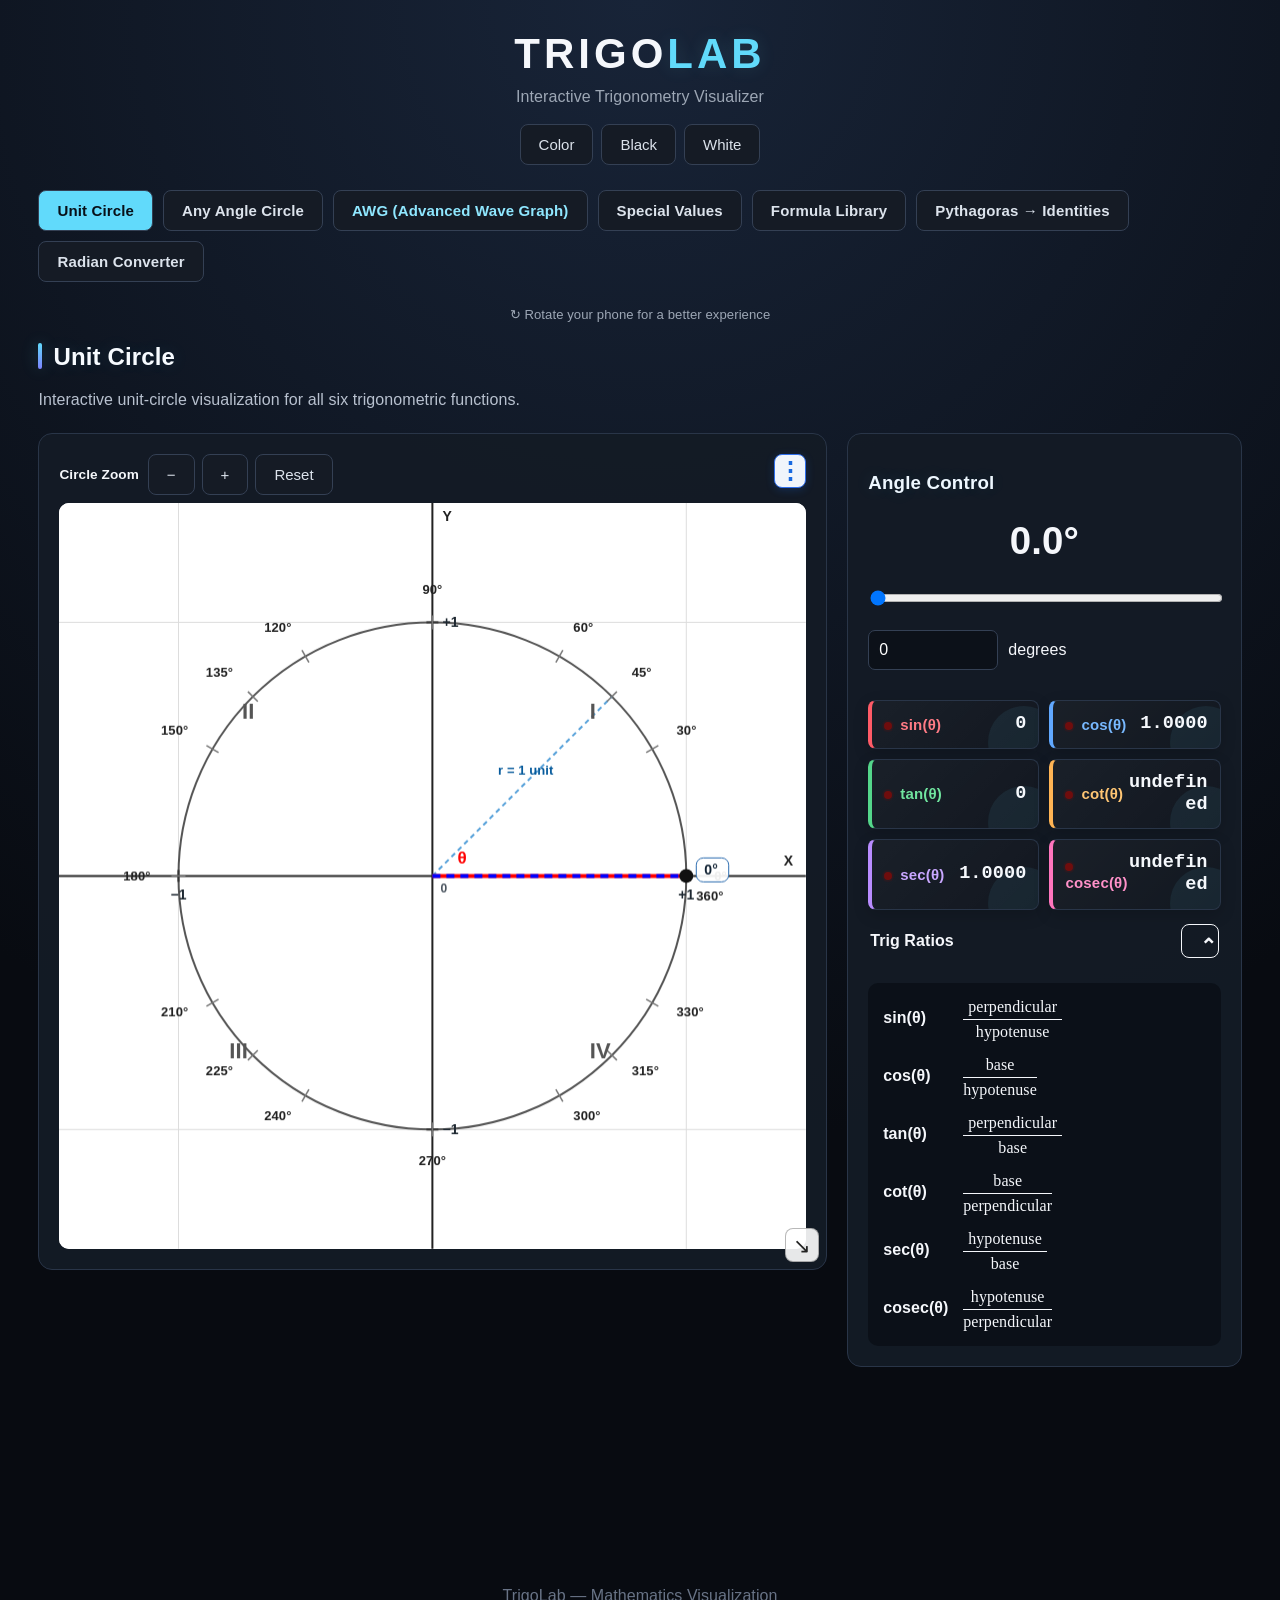
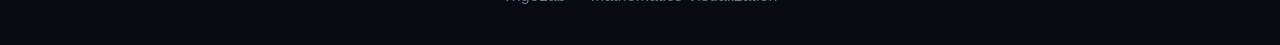
<file: index.html>
<!DOCTYPE html>
<html lang="en">
<head>
<meta charset="UTF-8">
<meta name="viewport" content="width=device-width, initial-scale=1.0">
<title>TrigoLab</title>
<link rel="stylesheet" href="style.css">
<link rel="stylesheet" href="responsive-v2.css">
</head>
<body>
<div id="program-shell">
<header>
<div class="logo">TRIGO<span>LAB</span></div>
<div class="subtitle">Interactive Trigonometry Visualizer</div>
<div class="theme-buttons">
<button onclick="setTheme('color')">Color</button>
<button onclick="setTheme('black')">Black</button>
<button onclick="setTheme('white')">White</button>
</div>
</header>
<main>
<div class="toolbar">
<button class="active" onclick="showSection('combined', this)">Unit Circle</button>
<button onclick="showSection('freecircle', this)">Any Angle Circle</button>
<a class="toolbar-awg" href="https://quickmind1624.github.io/TRIG-FUNCTIONS/" target="_blank" rel="noopener noreferrer">AWG (Advanced Wave Graph)</a>
<button onclick="showSection('values', this)">Special Values</button>
<button onclick="showSection('formulas', this)">Formula Library</button>
<button onclick="showSection('pythagoras', this)">Pythagoras → Identities</button>
<button onclick="showSection('radDerivation', this)">Radian Converter</button>
</div>
<div class="ts-rotate-note" role="note">↻ Rotate your phone for a better experience</div>
<section class="page-section active-section" id="combined">
<div class="section-title"><h2>Unit Circle</h2><p>Interactive unit-circle visualization for all six trigonometric functions.</p></div>
<div class="workspace circle-workspace">
<div class="card graph-card circle-graph-card" data-resizable-circle="combined"><div aria-label="Unit circle zoom controls" class="circle-zoom-toolbar"><button type="button" class="circle-menu-dots" aria-label="Circle options" aria-expanded="false" onclick="toggleCircleMenu(this)">⋮</button><div class="circle-menu-popup" hidden><button type="button" class="circle-menu-hide" onclick="hideCircleZoomControls(this)">Hide</button><button type="button" class="circle-menu-show" onclick="showCircleZoomControls(this)" hidden>Show controls</button></div><div class="circle-toolbar-controls"><span>Circle Zoom</span><button onclick="changeCircleZoom('combined', -1)" type="button">−</button><button onclick="changeCircleZoom('combined', 1)" type="button">+</button><button onclick="resetCircleZoom('combined')" type="button">Reset</button></div></div><canvas id="combinedCanvas" class="circle-canvas"></canvas><button class="circle-resize-handle" type="button" aria-label="Resize Unit Circle panel" title="Drag to resize the circle panel">↘</button></div>
<div class="card control-card"><h3>Angle Control</h3><div class="angle-display"><span id="angleDisplay">0°</span></div><input id="angleSlider" max="360" min="0" step="0.1" type="range" value="0"><div class="angle-input"><input id="angleInput" max="360" min="0" step="0.1" type="number" value="0"><span>degrees</span></div><div class="ratio-box"><div class="ratio red"><span>sin(θ)</span><strong id="sinValue">0</strong></div><div class="ratio blue"><span>cos(θ)</span><strong id="cosValue">1</strong></div><div class="ratio green"><span>tan(θ)</span><strong id="tanValue">0</strong></div><div class="ratio orange"><span>cot(θ)</span><strong id="cotValue">undefined</strong></div><div class="ratio purple"><span>sec(θ)</span><strong id="secValue">1</strong></div><div class="ratio pink"><span>cosec(θ)</span><strong id="cosecValue">undefined</strong></div></div><div class="exact-value-panel" id="combinedExactValue" hidden aria-live="polite"><div class="exact-value-heading">Exact value</div><div class="exact-value-equation" id="combinedExactEquation"></div><div class="exact-value-source">Click an active function when the angle reaches an exact-value angle.</div></div><div class="detail-section-header"><h4>Trig Ratios</h4><button class="section-details-toggle" type="button" aria-expanded="true" aria-label="Hide trig ratio formulas">⌃</button></div><div class="fraction-panel hideable-detail"><div><span class="function-name">sin(θ)</span><div class="fraction"><span>perpendicular</span><span>hypotenuse</span></div></div><div><span class="function-name">cos(θ)</span><div class="fraction"><span>base</span><span>hypotenuse</span></div></div><div><span class="function-name">tan(θ)</span><div class="fraction"><span>perpendicular</span><span>base</span></div></div><div><span class="function-name">cot(θ)</span><div class="fraction"><span>base</span><span>perpendicular</span></div></div><div><span class="function-name">sec(θ)</span><div class="fraction"><span>hypotenuse</span><span>base</span></div></div><div><span class="function-name">cosec(θ)</span><div class="fraction"><span>hypotenuse</span><span>perpendicular</span></div></div></div></div>
</div>
</section>
<section class="page-section" id="freecircle"><div class="section-title"><h2>Angle Explorer — Any Angle</h2><p>Enter any angle: 2°, 35°, 600°, 3656°, 53267°… the circle uses the equivalent position automatically.</p></div><div class="workspace circle-workspace"><div class="card graph-card circle-graph-card ts-any-angle-graph-card" data-resizable-circle="free"><div aria-label="Any angle circle zoom controls" class="circle-zoom-toolbar"><button type="button" class="circle-menu-dots" aria-label="Circle options" aria-expanded="false" onclick="toggleCircleMenu(this)">⋮</button><div class="circle-menu-popup" hidden><button type="button" class="circle-menu-hide" onclick="hideCircleZoomControls(this)">Hide</button><button type="button" class="circle-menu-show" onclick="showCircleZoomControls(this)" hidden>Show controls</button></div><div class="circle-toolbar-controls"><span>Circle Zoom</span><button onclick="changeCircleZoom('free', -1)" type="button">−</button><button onclick="changeCircleZoom('free', 1)" type="button">+</button><button onclick="resetCircleZoom('free')" type="button">Reset</button></div></div><canvas id="freeCircleCanvas" class="circle-canvas"></canvas><button class="circle-resize-handle" type="button" aria-label="Resize Any Angle Circle panel" title="Drag to resize the circle panel">↘</button></div><div class="card control-card"><h3>Enter Any Angle</h3><div class="angle-display"><span id="freeAngleDisplay">0°</span></div><div class="angle-control"><input id="freeAngleSlider" max="360" min="0" step="0.1" type="range" value="0"><div class="angle-control-label"><span>0°</span><span>360°</span></div></div><div class="angle-input"><input id="freeAngleInput" step="any" type="number" value="0"><span>degrees — any number allowed</span></div><div class="detail-section-header any-angle-detail-header"><h4>Angle Details &amp; Triangle</h4><button class="section-details-toggle" type="button" aria-expanded="true" aria-label="Hide angle details and triangle labels">⌃</button></div><div class="any-angle-hideable hideable-detail"><div class="free-angle-info" id="freeAngleInfo"></div><div class="triangle-legend"><div class="legend-item"><span class="legend-line hypotenuse"></span><span>Hypotenuse</span></div><div class="legend-item"><span class="legend-line perpendicular"></span><span>Perpendicular</span></div><div class="legend-item"><span class="legend-line base"></span><span>Base</span></div></div></div><div class="free-ratio-box"><div><span>sin(θ)</span><strong id="freeSin">0</strong></div><div><span>cos(θ)</span><strong id="freeCos">1</strong></div><div><span>tan(θ)</span><strong id="freeTan">0</strong></div><div><span>cot(θ)</span><strong id="freeCot">undefined</strong></div><div><span>sec(θ)</span><strong id="freeSec">1</strong></div><div><span>cosec(θ)</span><strong id="freeCosec">undefined</strong></div></div><div class="exact-value-panel" id="freeExactValue" hidden aria-live="polite"><div class="exact-value-heading">Exact value</div><div class="exact-value-equation" id="freeExactEquation"></div><div class="exact-value-source">Click an active function when the angle reaches an exact-value angle.</div></div><div class="angle-relations-dock" id="angleRelationsDock"><button class="angle-relations-toggle" id="angleRelationsToggle" type="button" aria-expanded="false" aria-controls="angleRelationsPanel">Show angle relations <span aria-hidden="true">⌄</span></button><div class="angle-relations-panel" id="angleRelationsPanel" hidden><div class="angle-relations-heading"><h4>Related &amp; Coterminal Angles</h4><p>Updates automatically when you change the angle.</p></div><div class="angle-relations-group"><h5>Entered angle &amp; reference angle</h5><div id="angleRelationsSummary" class="angle-relations-summary"></div></div><div class="angle-relations-content"><div class="angle-relations-main"><div class="angle-relations-group"><h5>Related angles <span>(same reference angle)</span></h5><div id="relatedAnglesList" class="angle-relations-list"></div></div><div class="angle-relations-group"><h5>Coterminal angles <span>(same terminal side)</span></h5><div id="coterminalAnglesList" class="angle-relations-list"></div></div></div><aside class="angle-exact-trig" aria-label="Exact sine and cosine values"><h5>Exact sin &amp; cos angles</h5><p>Only standard exact-angle values; signs are included.</p><div class="angle-exact-function"><h6>sin(θ)</h6><div id="exactSinAngles" class="angle-exact-list"></div></div><div class="angle-exact-function"><h6>cos(θ)</h6><div id="exactCosAngles" class="angle-exact-list"></div></div></aside></div></div></div></div></div></section>
<section class="page-section" id="values"><div class="section-title"><h2>Special Trigonometric Values</h2><p>School-level values are kept separately from additional values.</p></div><div class="card table-card"><h3>School Values</h3><table><thead><tr><th>θ</th><th>sin</th><th>cos</th><th>tan</th><th>cot</th><th>sec</th><th>cosec</th></tr></thead><tbody id="schoolTable"></tbody></table></div><br/><div class="card table-card"><div class="other-values-heading-row"><h3>Other Values</h3><a class="other-values-derivation-link" href="derivations/index.html" aria-label="For derivation click here to open Derivations"><span class="derivation-link-kicker">FOR DERIVATION</span><span class="derivation-link-main">CLICK HERE → DERIVATIONS</span></a></div><table><thead><tr><th>θ</th><th>sin</th><th>cos</th><th>tan</th><th>cot</th><th>sec</th><th>cosec</th></tr></thead><tbody id="otherTable"></tbody></table></div></section>
<section class="page-section" id="pythagoras"><div class="section-title"><h2>Pythagoras → Trigonometric Identities</h2><p>See exactly how the right-triangle theorem becomes the fundamental identity, then use that identity to derive the other two Pythagorean identities.</p></div><div id="pythagoras-v2-host" class="ts-responsive-wrap" style="margin-block:24px;"></div></section>
<section class="page-section" id="formulas"><div class="section-title"><h2>Formula Library</h2><p>Formula groups are separated so derivations and proofs can be added later.</p></div><div class="formula-grid"><div class="formula-card"><h3>Basic Ratios</h3><div id="basicFormulas"></div></div><div class="formula-card"><h3>Identities</h3><div id="identityFormulas"></div></div><div class="formula-card"><h3>Addition &amp; Subtraction</h3><button class="derivation-button" type="button" onclick="showDerivationComingSoon(this)">Derivation <span>(in progress ....)</span></button><div id="additionFormulas"></div></div><div class="formula-card"><h3>Reciprocal Functions</h3><div id="reciprocalFormulas"></div></div><div class="formula-card"><h3>Inverse Trigonometric Functions</h3><div id="inverseFormulas"></div></div><div class="formula-card"><h3>Principal Values</h3><div id="principalFormulas"></div></div></div></section>
<section class="page-section" id="radDerivation"><div class="section-title"><h2>Rad-Derivation</h2><p>Degree ↔ radian conversion tool.</p></div><section aria-label="Degree and radian converter" class="rad-converter-card"><div class="rad-converter-heading"><div><h2>Degree ↔ Radian Converter</h2><p>Degree → radian keeps the exact π form and also shows a decimal. Radian → degree accepts π-form or decimal radians.</p></div></div><div class="rad-converter-grid"><div class="rad-converter-panel"><h3>Degrees → Radians</h3><label for="radDegreeInput">Degree value</label><input aria-label="Degree value" id="radDegreeInput" inputmode="decimal" type="text" value="180"/><button id="radDegreeConvert" type="button">Convert</button><div class="rad-converter-result"><div><span>Exact π form</span><strong id="radDegreeExact">π</strong></div><div><span>Decimal radians</span><strong id="radDegreeDecimal">3.141592654</strong></div></div></div><div class="rad-converter-panel"><h3>Radians → Degrees</h3><label for="radRadianInput">Radian value / expression</label><input id="radRadianInput" aria-describedby="radCalculatorHelp" autocomplete="off" inputmode="decimal" placeholder="Try π/2, 3π/4, or (2π)/3" type="text" value="π/2"/><p class="rad-calculator-help" id="radCalculatorHelp">Tap the keys to insert symbols. Supports π, brackets and + − × ÷.</p><div class="rad-symbol-keyboard" role="group" aria-label="Radian calculator keypad"><button type="button" data-rad-key="π" aria-label="Pi">π</button><button type="button" data-rad-key="(">(</button><button type="button" data-rad-key=")">)</button><button type="button" data-rad-action="backspace" aria-label="Backspace">⌫</button><button type="button" data-rad-action="clear" aria-label="Clear input">AC</button><button type="button" data-rad-key="7">7</button><button type="button" data-rad-key="8">8</button><button type="button" data-rad-key="9">9</button><button type="button" data-rad-key="÷">÷</button><button type="button" data-rad-key="/">/</button><button type="button" data-rad-key="4">4</button><button type="button" data-rad-key="5">5</button><button type="button" data-rad-key="6">6</button><button type="button" data-rad-key="×">×</button><button type="button" data-rad-key="-">−</button><button type="button" data-rad-key="1">1</button><button type="button" data-rad-key="2">2</button><button type="button" data-rad-key="3">3</button><button type="button" data-rad-key="+">+</button><button type="button" data-rad-key=".">.</button><button type="button" data-rad-key="0">0</button><button type="button" data-rad-key="*">×</button><button type="button" data-rad-key="/">/</button><button type="button" data-rad-action="convert" class="rad-key-equals">= Convert</button></div><button id="radRadianConvert" type="button">Convert</button><div class="rad-converter-result"><div><span>Degree value</span><strong id="radRadianDegree">90°</strong></div><div><span>Parsed decimal radians</span><strong id="radRadianDecimal">1.570796327</strong></div></div></div></div><div class="rad-converter-note"><strong>Exact π form examples:</strong> 30° → π/6, 45° → π/4, 60° → π/3, 90° → π/2, 180° → π.</div></section></section>
</main></div>
<script src="school-values.js"></script><script src="other-values.js"></script><script src="formulas.js"></script><script src="pythagoras.js"></script><script src="script.js"></script>
<script src="radian-converter.js"></script><script src="any-angle-relations.js"></script>
<script>document.addEventListener('DOMContentLoaded',function(){if(window.TRIGShipPythagorasV2){window.TRIGShipPythagorasV2.render(document.getElementById('pythagoras-v2-host'));}});</script>
<footer>TrigoLab — Mathematics Visualization</footer>
</body></html>
</file>
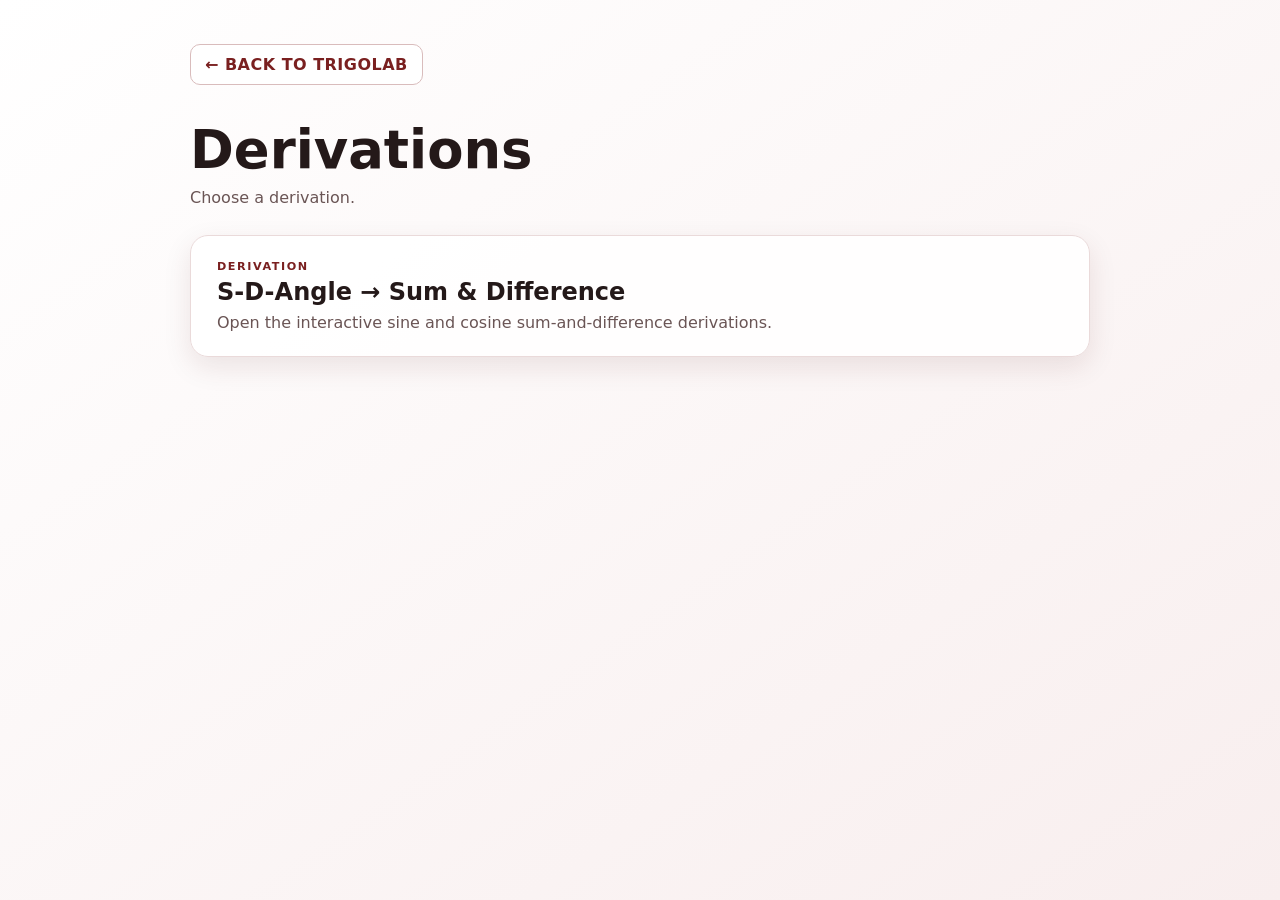
<file: derivations/index.html>
<!doctype html>
<html lang="en">
<head>
<meta charset="utf-8">
<meta name="viewport" content="width=device-width, initial-scale=1">
<title>Derivations — TrigoLab</title>
<style>
:root{--ink:#241919;--accent:#7a2020;--paper:#fffdfb;--line:#eadada}
*{box-sizing:border-box}
body{margin:0;min-height:100vh;font-family:system-ui,-apple-system,Segoe UI,Roboto,Arial,sans-serif;background:linear-gradient(145deg,#fff,#f8eeee);color:var(--ink)}
.wrap{width:min(900px,92vw);margin:0 auto;padding:44px 0 60px}
.back{display:inline-flex;align-items:center;gap:8px;padding:10px 14px;border:1px solid #d9bcbc;border-radius:10px;background:#fff;text-decoration:none;color:var(--accent);font-weight:800;letter-spacing:.03em}
h1{font-size:clamp(2rem,5vw,3.3rem);margin:34px 0 8px}.sub{margin:0 0 28px;color:#6a5555}
.card{display:block;padding:24px 26px;border:1px solid var(--line);border-radius:18px;background:rgba(255,255,255,.92);text-decoration:none;color:inherit;box-shadow:0 10px 28px rgba(80,20,20,.1);transition:transform .18s ease,box-shadow .18s ease,border-color .18s ease}
.card:hover,.card:focus-visible{transform:translateY(-2px);box-shadow:0 14px 32px rgba(80,20,20,.15);border-color:#c99898;outline:none}
.kicker{font-size:.7rem;font-weight:900;letter-spacing:.14em;color:var(--accent)}
.title{font-size:1.5rem;font-weight:900;margin-top:5px}.desc{margin-top:7px;color:#6a5555}
</style>
</head>
<body>
<main class="wrap">
<a class="back" href="../index.html">← BACK TO TRIGOLAB</a>
<h1>Derivations</h1>
<p class="sub">Choose a derivation.</p>
<a class="card" href="SD-Angle/index.html">
<div class="kicker">DERIVATION</div>
<div class="title">S-D-Angle → Sum &amp; Difference</div>
<div class="desc">Open the interactive sine and cosine sum-and-difference derivations.</div>
</a>
</main>
</body>
</html>
</file>
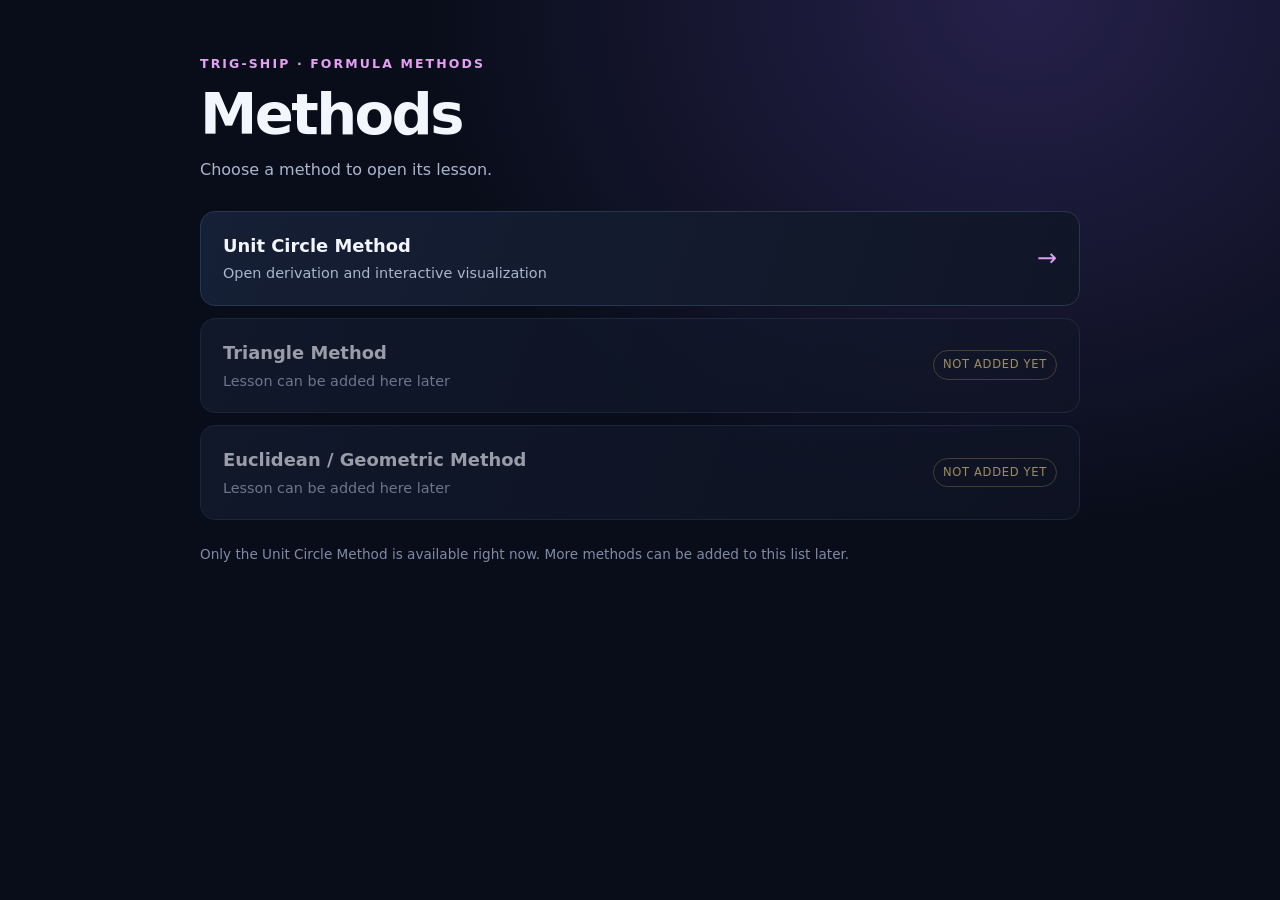
<file: trigship_unit_circle_method/index.html>
<!doctype html>
<html lang="en">
<head>
<meta charset="utf-8"><meta name="viewport" content="width=device-width,initial-scale=1">
<title>TRIG-SHIP | Methods</title>
<style>
:root{color-scheme:dark;--bg:#090d19;--panel:#121a2b;--line:#293650;--ink:#f4f6ff;--muted:#aab6ce;--accent:#d946ef;--blue:#7397ff}
*{box-sizing:border-box}body{margin:0;min-height:100vh;background:radial-gradient(ellipse at 80% 0%,#25204a 0,transparent 42%),var(--bg);color:var(--ink);font:16px/1.55 system-ui,Segoe UI,Arial,sans-serif}
.wrap{width:min(880px,calc(100% - 32px));margin:auto;padding:54px 0 70px}header{margin-bottom:28px} .eyebrow{font-size:.78rem;letter-spacing:.17em;text-transform:uppercase;font-weight:800;color:#e5a0f4}h1{font-size:clamp(2.2rem,6vw,3.6rem);letter-spacing:-.045em;line-height:1.05;margin:12px 0}header p{margin:0;color:var(--muted)}.list{display:grid;gap:12px}.method{display:flex;align-items:center;justify-content:space-between;gap:16px;text-decoration:none;color:var(--ink);padding:20px 22px;border:1px solid var(--line);border-radius:15px;background:linear-gradient(110deg,#151f35,#101626);transition:transform .15s,border-color .15s}.method[href]:hover{transform:translateY(-2px);border-color:var(--accent)}.method-title{font-size:1.12rem;font-weight:800}.method-sub{display:block;color:var(--muted);font-size:.9rem;margin-top:3px}.arrow{font-size:1.5rem;color:#d9a0f5;flex-shrink:0}.method.disabled{opacity:.62;cursor:default}.tag{font-size:.72rem;letter-spacing:.06em;text-transform:uppercase;color:#f5d987;border:1px solid #685b3e;border-radius:999px;padding:5px 9px;white-space:nowrap}.footer{margin-top:24px;color:#7f8ba6;font-size:.85rem}
@media(max-width:520px){.wrap{padding-top:36px}.method{padding:16px}.method-title{font-size:1rem}.method-sub{font-size:.82rem}}
</style>
</head>
<body><main class="wrap">
<header><div class="eyebrow">TRIG-SHIP · Formula methods</div><h1>Methods</h1><p>Choose a method to open its lesson.</p></header>
<section class="list" aria-label="List of methods">
<a class="method" href="derivation/index.html"><span><span class="method-title">Unit Circle Method</span><span class="method-sub">Open derivation and interactive visualization</span></span><span class="arrow" aria-hidden="true">→</span></a>
<div class="method disabled" aria-disabled="true"><span><span class="method-title">Triangle Method</span><span class="method-sub">Lesson can be added here later</span></span><span class="tag">Not added yet</span></div>
<div class="method disabled" aria-disabled="true"><span><span class="method-title">Euclidean / Geometric Method</span><span class="method-sub">Lesson can be added here later</span></span><span class="tag">Not added yet</span></div>
</section><div class="footer">Only the Unit Circle Method is available right now. More methods can be added to this list later.</div>
</main></body></html>
</file>
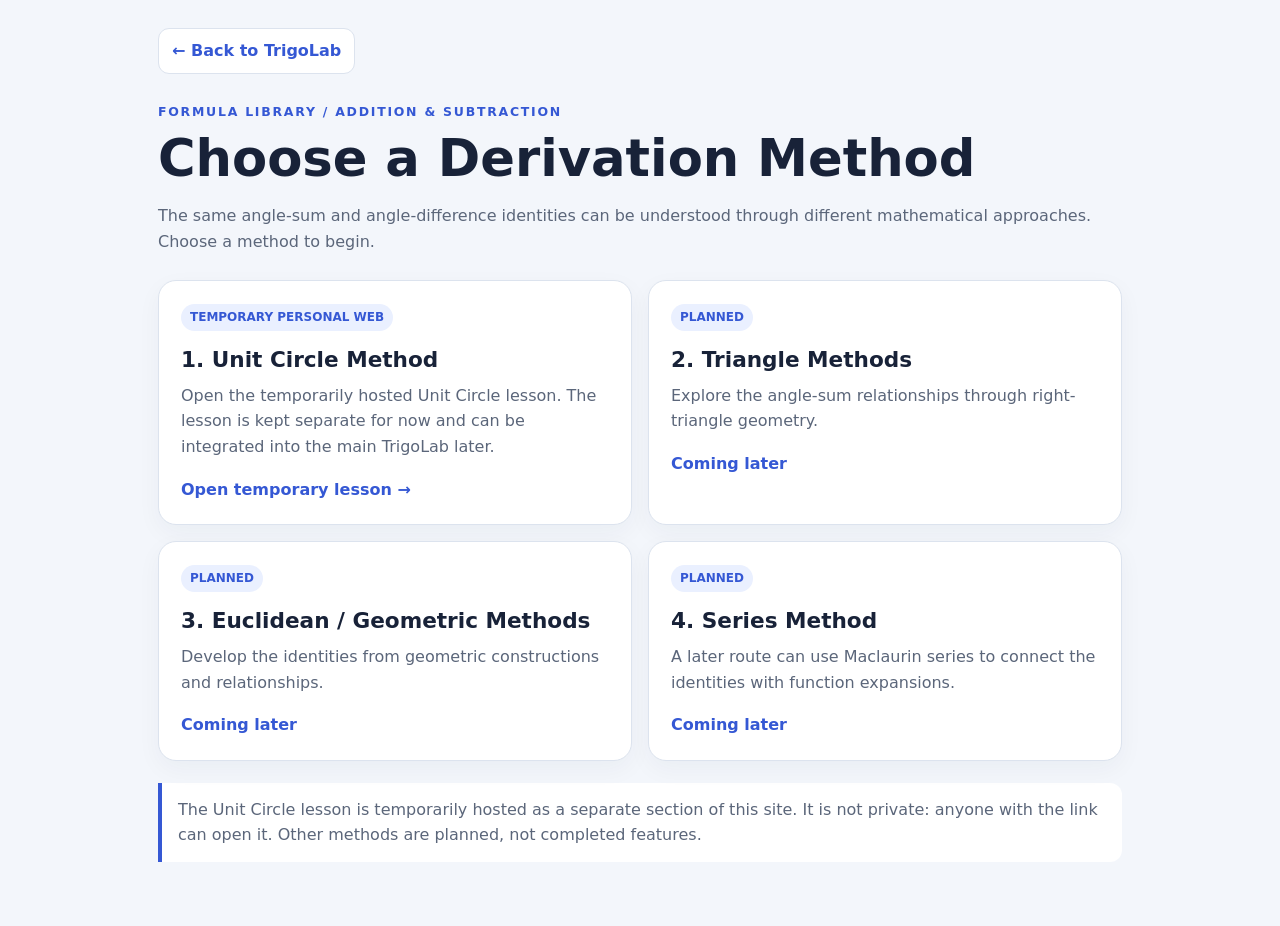
<file: derivations/angle-sum-difference/index.html>
<!doctype html>
<html lang="en"><head><meta charset="utf-8"><meta name="viewport" content="width=device-width,initial-scale=1"><title>Sum & Difference Methods — TrigoLab</title>
<style>
:root{--bg:#f3f6fb;--paper:#fff;--ink:#182238;--muted:#5b667a;--line:#dce3ee;--accent:#3558d4;--soft:#eaf0ff}
:root[data-theme=dark]{--bg:#101827;--paper:#182337;--ink:#edf3ff;--muted:#a9b8d0;--line:#2e405d;--accent:#79a5ff;--soft:#22395d}
*{box-sizing:border-box}body{margin:0;background:var(--bg);color:var(--ink);font:16px/1.6 system-ui,Segoe UI,Arial,sans-serif}.wrap{max-width:1000px;margin:auto;padding:28px 18px 64px}a{color:var(--accent)}.back{display:inline-block;text-decoration:none;font-weight:800;border:1px solid var(--line);background:var(--paper);padding:9px 13px;border-radius:11px}.eyebrow{margin-top:28px;font-size:.78rem;font-weight:900;letter-spacing:.14em;color:var(--accent)}h1{font-size:clamp(2rem,5vw,3.2rem);line-height:1.12;margin:8px 0}p{color:var(--muted)}.methods{display:grid;grid-template-columns:repeat(2,minmax(0,1fr));gap:16px;margin-top:26px}.card{display:block;padding:22px;border:1px solid var(--line);border-radius:18px;background:var(--paper);text-decoration:none;color:var(--ink);box-shadow:0 8px 25px #15264b0b;transition:transform .16s,border-color .16s}.card:hover,.card:focus-visible{transform:translateY(-2px);border-color:var(--accent);outline:none}.tag{display:inline-block;border-radius:99px;background:var(--soft);color:var(--accent);padding:4px 9px;font-size:.75rem;font-weight:900}.card h2{margin:12px 0 5px;font-size:1.35rem}.card p{margin:0}.arrow{display:block;margin-top:17px;font-weight:900;color:var(--accent)}.note{margin-top:22px;padding:14px 16px;border-left:4px solid var(--accent);background:var(--paper);border-radius:0 12px 12px 0;color:var(--muted)}@media(max-width:650px){.methods{grid-template-columns:1fr}}
</style></head><body><main class="wrap"><a class="back" href="../../index.html">← Back to TrigoLab</a><div class="eyebrow">FORMULA LIBRARY / ADDITION & SUBTRACTION</div><h1>Choose a Derivation Method</h1><p>The same angle-sum and angle-difference identities can be understood through different mathematical approaches. Choose a method to begin.</p><section class="methods">
<a class="card" href="../../trigship_unit_circle_method/index.html"><span class="tag">TEMPORARY PERSONAL WEB</span><h2>1. Unit Circle Method</h2><p>Open the temporarily hosted Unit Circle lesson. The lesson is kept separate for now and can be integrated into the main TrigoLab later.</p><span class="arrow">Open temporary lesson →</span></a>
<a class="card" href="#" onclick="event.preventDefault();document.getElementById('status').textContent='Triangle Methods are planned for a future addition.'"><span class="tag">PLANNED</span><h2>2. Triangle Methods</h2><p>Explore the angle-sum relationships through right-triangle geometry.</p><span class="arrow">Coming later</span></a>
<a class="card" href="#" onclick="event.preventDefault();document.getElementById('status').textContent='Euclidean / geometric methods are planned for a future addition.'"><span class="tag">PLANNED</span><h2>3. Euclidean / Geometric Methods</h2><p>Develop the identities from geometric constructions and relationships.</p><span class="arrow">Coming later</span></a>
<a class="card" href="#" onclick="event.preventDefault();document.getElementById('status').textContent='Series-based derivations are planned for a future addition.'"><span class="tag">PLANNED</span><h2>4. Series Method</h2><p>A later route can use Maclaurin series to connect the identities with function expansions.</p><span class="arrow">Coming later</span></a>
</section><div class="note" id="status" aria-live="polite">The Unit Circle lesson is temporarily hosted as a separate section of this site. It is not private: anyone with the link can open it. Other methods are planned, not completed features.</div></main></body></html>
</file>
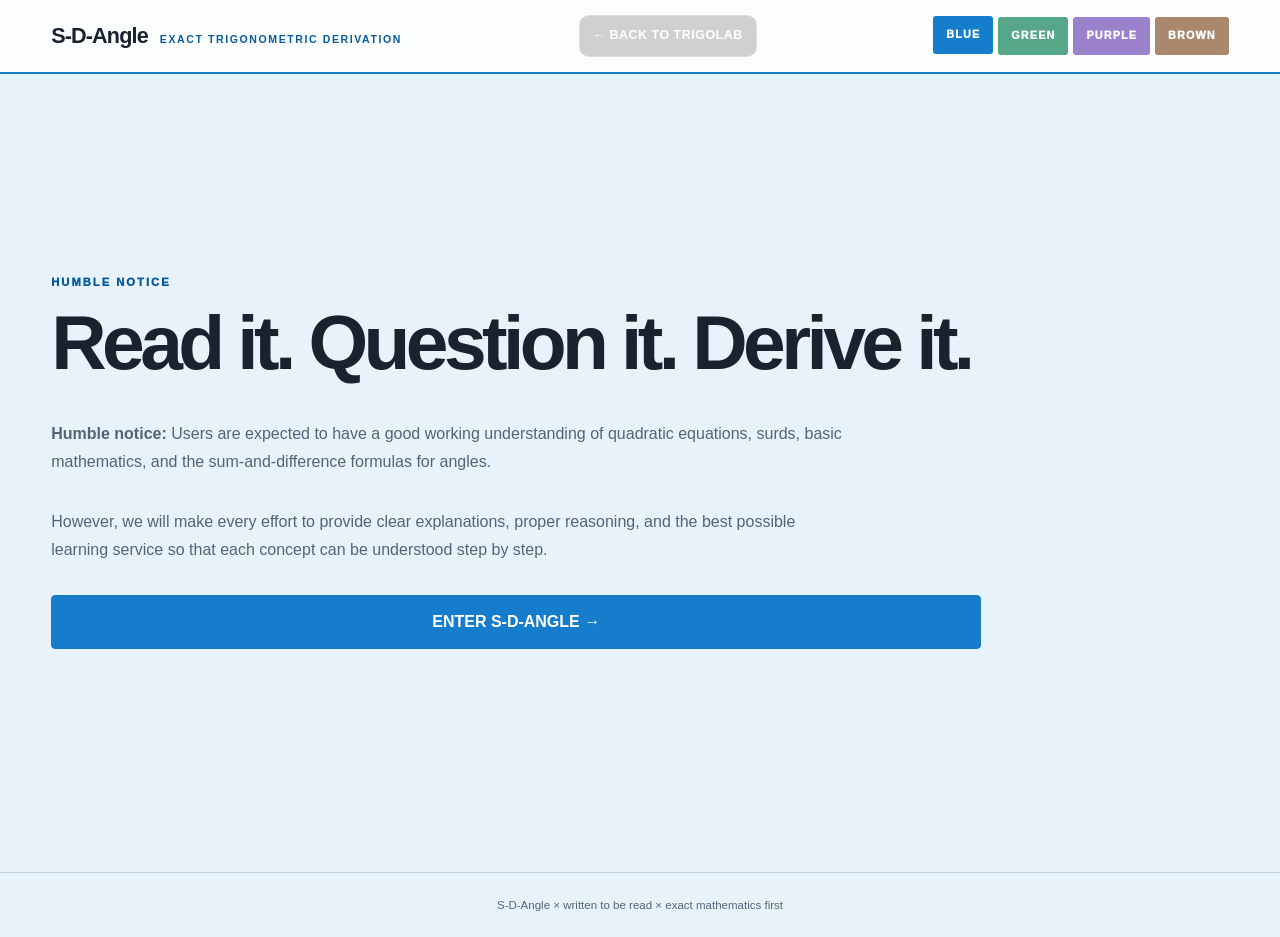
<file: derivations/SD-Angle/index.html>
<!doctype html>
<html lang="en">
<head>
<meta charset="UTF-8">
<meta name="viewport" content="width=device-width,initial-scale=1">
<title>S-D-Angle</title>
<link rel="stylesheet" href="style.css">
</head>
<body data-theme="blue">
<header class="topbar">
  <div class="brand"><strong>S-D-Angle</strong><span>EXACT TRIGONOMETRIC DERIVATION</span></div>
  <a class="trigship-back" href="../../index.html" aria-label="Back to TrigoLab">← BACK TO TRIGOLAB</a>
  <div class="theme-slabs" aria-label="Color themes">
    <button class="theme-slab blue active" onclick="setTheme('blue')">BLUE</button>
    <button class="theme-slab green" onclick="setTheme('green')">GREEN</button>
    <button class="theme-slab purple" onclick="setTheme('purple')">PURPLE</button>
    <button class="theme-slab brown" onclick="setTheme('brown')">BROWN</button>
  </div>
</header>

<main>
<section id="notice" class="view active">
  <div class="notice-wrap">
    <div class="eyebrow">HUMBLE NOTICE</div>
    <h1>Read it. Question it. Derive it.</h1>
    <p><strong>Humble notice:</strong> Users are expected to have a good working understanding of quadratic equations, surds, basic mathematics, and the sum-and-difference formulas for angles.</p>
    <p>However, we will make every effort to provide clear explanations, proper reasoning, and the best possible learning service so that each concept can be understood step by step.</p>
    <button class="primary" onclick="show('home')">ENTER S-D-ANGLE →</button>
  </div>
</section>

<section id="home" class="view">
  <div class="section-head">
    <div class="eyebrow">START HERE</div>
    <h1>Choose the parent function</h1>
    <p>Only the two parent routes live here. The function colours stay fixed even when the whole program theme changes.</p>
  </div>
  <div class="function-grid">
    <button class="function-card sin-card" onclick="openFamily('sin')">
      <span class="function-name">sin()</span>
      <span class="function-desc">Blue route × exact values → open an angle → read the full derivation</span>
      <span class="arrow">→</span>
    </button>
    <button class="function-card cos-card" onclick="openFamily('cos')">
      <span class="function-name">cos()</span>
      <span class="function-desc">Green route × exact values → open an angle → read the full derivation</span>
      <span class="arrow">→</span>
    </button>
  </div>
</section>

<section id="family" class="view">
  <div class="page-top">
    <button class="back" onclick="show('home')">← Back</button>
    <div>
      <div id="familyKicker" class="eyebrow"></div>
      <h1 id="familyTitle"></h1>
    </div>
  </div>
  <div class="folder-note">Each line below is a <b>folder</b>. The exact value is shown on the same line; open the line to enter the complete reasoning.</div>
  <div id="angleList" class="angle-list"></div>
</section>

<section id="derive" class="view">
  <div class="page-top">
    <button class="back" onclick="show('family')">← Back</button>
    <div>
      <div id="deriveKicker" class="eyebrow"></div>
      <h1 id="deriveTitle"></h1>
    </div>
  </div>
  <div id="derivation"></div>
</section>

<section id="formula" class="view">
  <div class="page-top">
    <button class="back" onclick="show('derive')">← Back</button>
    <div>
      <div id="formulaKicker" class="eyebrow"></div>
      <h1 id="formulaTitle"></h1>
    </div>
  </div>
  <div id="formulaContent"></div>
</section>
</main>
<footer>S-D-Angle × written to be read × exact mathematics first</footer>
<script src="app.js"></script>
</body>
</html>
</file>
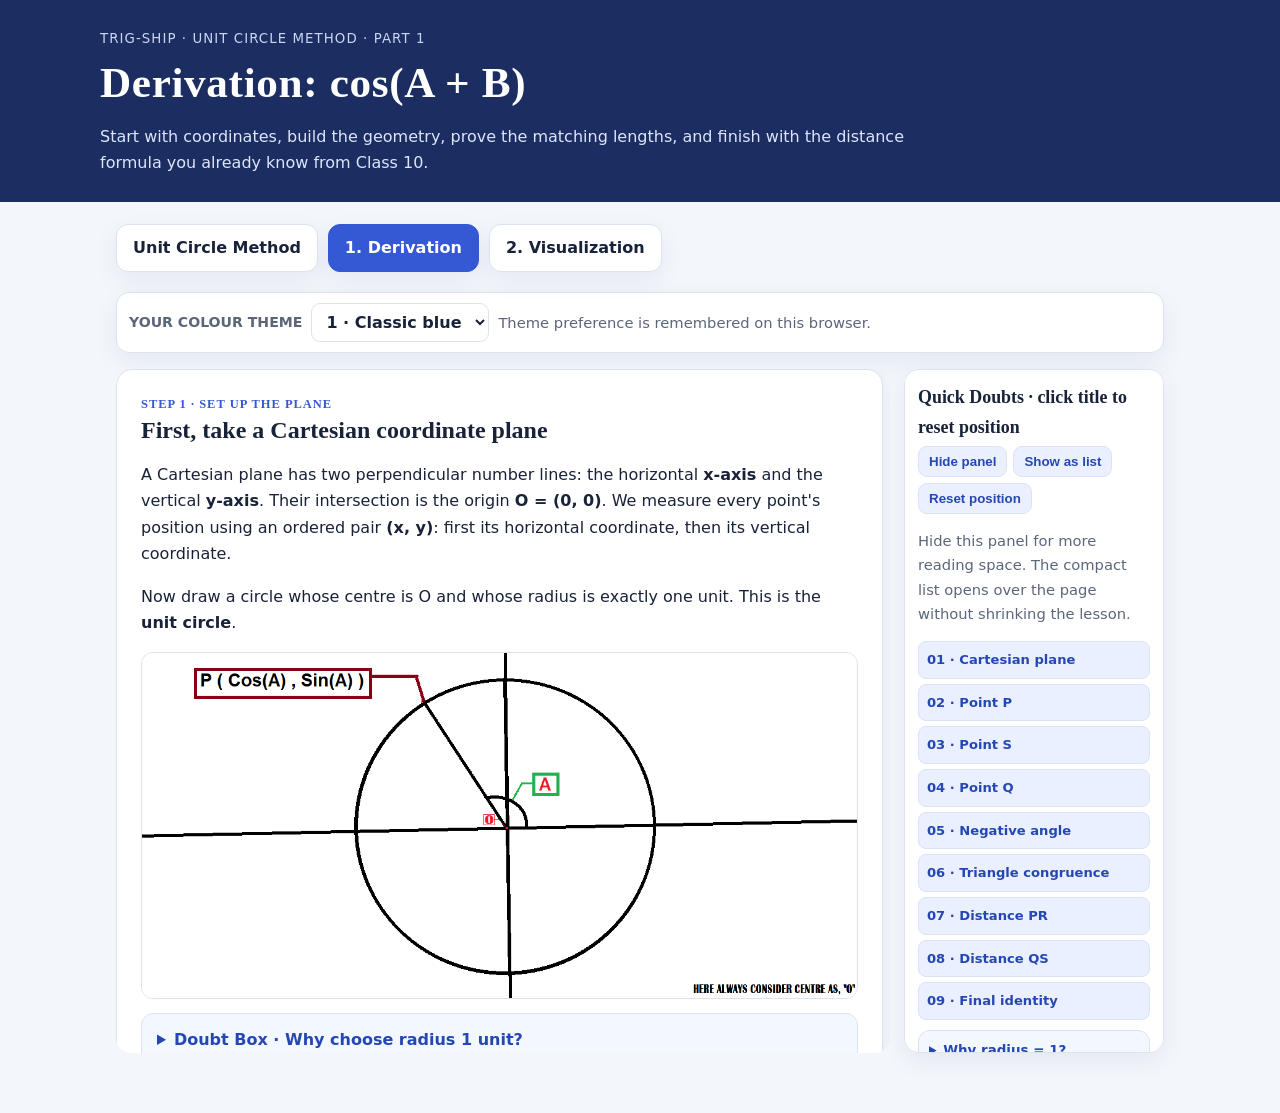
<file: trigship_unit_circle_method/derivation/index.html>
<!doctype html><html lang="en"><head><meta charset="utf-8"><meta name="viewport" content="width=device-width,initial-scale=1"><title>Trig-Ship | Derivation of cos(A+B)</title><style>
:root{--ink:#182238;--muted:#5b667a;--line:#dce3ee;--blue:#3558d4;--red:#b51f3b;--green:#16864b;--gold:#bd8200;--paper:#fff;--bg:#f3f6fb}*{box-sizing:border-box}body{margin:0;background:var(--bg);color:var(--ink);font:16px/1.65 system-ui,Segoe UI,Arial,sans-serif}header{background:#111b31;color:white;padding:25px max(18px,calc((100vw - 1080px)/2))}header small{color:#cbd7f2;letter-spacing:.08em;text-transform:uppercase}h1{font-size:clamp(1.8rem,4vw,2.7rem);line-height:1.15;margin:7px 0}header p{max-width:850px;color:#dce5fb;margin-bottom:0}main{max-width:1080px;margin:auto;padding:22px 16px 60px}.nav{display:flex;gap:10px;flex-wrap:wrap;margin:0 0 20px}.nav a{padding:10px 16px;border:1px solid var(--line);border-radius:12px;background:white;color:var(--ink);text-decoration:none;font-weight:750}.nav a.active{background:var(--blue);color:white;border-color:var(--blue)}.panel,.step{background:white;border:1px solid var(--line);border-radius:16px;padding:clamp(16px,3vw,24px);margin:14px 0;box-shadow:0 5px 20px #15264b08}.step h2,.panel h2{margin:0 0 8px;line-height:1.3}.eyebrow{color:var(--blue);font-weight:800;font-size:.78rem;letter-spacing:.08em;text-transform:uppercase}.muted{color:var(--muted)}.formula{font:600 clamp(1.08rem,2.5vw,1.42rem)/1.9 Cambria,Georgia,serif;background:#f7f9fd;border-left:4px solid var(--blue);padding:14px 16px;border-radius:8px;overflow-wrap:anywhere;word-break:normal;white-space:normal;letter-spacing:.005em}.img{width:100%;height:auto;display:block;border:1px solid var(--line);border-radius:12px;margin:14px 0;background:white}.doubt{border:1px solid #e3bd55;border-radius:12px;margin:12px 0;background:#fffaf0;overflow:hidden}.doubt summary{padding:13px 15px;cursor:pointer;font-weight:800;color:#755000}.doubt .answer{padding:0 15px 15px}.doubt .answer p:first-child{margin-top:0}.tag{display:inline-block;padding:2px 8px;border-radius:7px;font-size:.82rem;font-weight:800;background:#eaf0ff;color:#2547b4}.grid{display:grid;grid-template-columns:1fr 1fr;gap:14px}.proof{background:#f5f8ff;border:1px solid #dce5ff;border-radius:12px;padding:15px;margin:12px 0}.good{color:#08743b;font-weight:800}.warning{background:#fff5f5;border-left:4px solid var(--red);padding:12px 15px;border-radius:8px}.next{display:flex;justify-content:space-between;gap:10px;flex-wrap:wrap;margin-top:18px}.next a{color:var(--blue);font-weight:800}.small{font-size:.92rem}@media(max-width:700px){.grid{grid-template-columns:1fr}}

/* User-selectable palettes */
:root{--bg:#f3f6fb;--paper:#fff;--ink:#182238;--muted:#5b667a;--line:#dce3ee;--accent:#3558d4;--accent-soft:#eaf0ff;--accent-ink:#2547b4;--panel-shadow:0 8px 26px #15264b10;--blue:var(--accent);--red:#b51f3b;--green:#16864b;--gold:#bd8200}
:root[data-theme="ocean"]{--bg:#edf7fb;--paper:#fff;--ink:#123042;--muted:#4b6978;--line:#cfe5ee;--accent:#087eaa;--accent-soft:#e0f5fb;--accent-ink:#075c7c;--panel-shadow:0 8px 26px #075c7c10;--blue:var(--accent);--red:#b34d73;--green:#087eaa;--gold:#b16b18}
:root[data-theme="forest"]{--bg:#f0f7f0;--paper:#fff;--ink:#20362a;--muted:#5c7162;--line:#d4e5d6;--accent:#25834a;--accent-soft:#e5f5e9;--accent-ink:#176536;--panel-shadow:0 8px 26px #17653610;--blue:var(--accent);--red:#9d3542;--green:#25834a;--gold:#b67c12}
:root[data-theme="sunset"]{--bg:#fff5ef;--paper:#fff;--ink:#422b27;--muted:#82645b;--line:#f0d8cc;--accent:#c85b36;--accent-soft:#fff0e7;--accent-ink:#963e22;--panel-shadow:0 8px 26px #963e2210;--blue:var(--accent);--red:#b64040;--green:#a85b20;--gold:#c18400}
:root[data-theme="violet"]{--bg:#f6f1ff;--paper:#fff;--ink:#2d2542;--muted:#716487;--line:#e1d7f4;--accent:#7851c8;--accent-soft:#f0e9ff;--accent-ink:#5634a0;--panel-shadow:0 8px 26px #5634a010;--blue:var(--accent);--red:#b04475;--green:#37824e;--gold:#b67b12}
:root[data-theme="midnight"]{--bg:#101827;--paper:#182337;--ink:#edf3ff;--muted:#a9b8d0;--line:#2e405d;--accent:#79a5ff;--accent-soft:#22395d;--accent-ink:#c8dcff;--panel-shadow:0 8px 26px #0005}
body{background:var(--bg);color:var(--ink)}
h1,h2,.eyebrow,.step .kicker{font-family:"Engravers MT",Georgia,serif}
header h1{letter-spacing:.015em}
.panel,.step,.card,.nav a{background:var(--paper);border-color:var(--line);box-shadow:var(--panel-shadow)}
header{background:color-mix(in srgb,var(--accent) 30%,#111b31)}
.nav a.active{background:var(--accent);border-color:var(--accent)}
.formula,.proof{background:var(--accent-soft);border-color:var(--line);color:var(--ink)}
.doubt{background:color-mix(in srgb,var(--accent-soft) 55%,var(--paper));border-color:var(--line)}
.doubt summary{color:var(--accent-ink)}
.muted,.small,.foot{color:var(--muted)}
.formula,.proof,.eq,.control{background:var(--accent-soft);border-color:var(--line);color:var(--ink)}
.tag,.nav a.active{background:var(--accent);border-color:var(--accent);color:white}
.formula{border-left-color:var(--accent)}
a{color:var(--accent)}
.themebar{display:flex;align-items:center;gap:9px;flex-wrap:wrap;margin:0 0 16px;padding:10px 12px;border:1px solid var(--line);border-radius:13px;background:var(--paper);box-shadow:var(--panel-shadow)}
.themebar label{font-size:.88rem;font-weight:800;color:var(--muted)}
.themebar select{background:var(--paper);color:var(--ink);border:1px solid var(--line);border-radius:9px;padding:8px 10px;font:inherit;font-weight:700}
.theme-dots{display:flex;gap:6px}
.theme-dot{width:20px;height:20px;border-radius:50%;border:2px solid var(--line);display:inline-block}
:root[data-theme="midnight"] header{background:#090f1b}
.doubt{background:color-mix(in srgb,var(--accent-soft) 55%,var(--paper));border-color:var(--line)}
.doubt summary{color:var(--accent-ink)}
@media(prefers-reduced-motion:no-preference){.panel,.step,.card,button,.nav a{transition:background .18s ease,border-color .18s ease,transform .18s ease}.nav a:hover{transform:translateY(-1px)}}

.lesson-layout{display:grid;grid-template-columns:minmax(0,1fr) 260px;gap:14px;align-items:start;margin-top:14px}
.lesson-chat{max-height:min(76vh,900px);overflow-y:auto;overscroll-behavior:contain;scroll-behavior:smooth;padding:0 7px 8px 0;border-radius:15px}
.lesson-chat .step{margin:0 0 13px;box-shadow:var(--panel-shadow)}
.quick-doubts{position:sticky;top:12px;background:var(--paper);border:1px solid var(--line);border-radius:15px;padding:13px;box-shadow:var(--panel-shadow);max-height:76vh;overflow-y:auto}
.quick-doubts h2{font-size:1.12rem;margin:0 0 4px;cursor:pointer}.doubt-tools{display:flex;gap:6px;flex-wrap:wrap;margin:0 0 8px}.doubt-tools button,.doubt-restore{border:1px solid var(--line);background:var(--accent-soft);color:var(--accent-ink);padding:7px 10px;border-radius:9px;font-weight:800;cursor:pointer}.doubt-restore{position:fixed;right:16px;top:12px;z-index:30;width:42px;height:42px;font-size:26px;line-height:1;padding:0;box-shadow:0 5px 22px #0002}.doubt-restore-menu{position:fixed;right:16px;top:60px;z-index:31;background:var(--paper);border:1px solid var(--line);border-radius:12px;padding:8px;box-shadow:var(--panel-shadow)}.doubt-restore-menu button{border:0;background:var(--accent-soft);color:var(--accent-ink);font-weight:800;padding:10px 12px;border-radius:8px;cursor:pointer;white-space:nowrap}.quick-doubts.is-hidden{display:none}.lesson-layout:has(.quick-doubts.is-hidden){grid-template-columns:minmax(0,1fr)}.lesson-layout:has(.quick-doubts.is-hidden) .lesson-chat{max-height:none;overflow:visible;padding-right:0}.quick-doubts.is-list{position:fixed;right:16px;bottom:62px;top:auto;z-index:19;width:min(320px,calc(100vw - 32px));max-height:65vh;box-shadow:0 12px 38px #0003}.quick-doubts.is-list .jump-links{grid-template-columns:1fr 1fr}.quick-doubts.is-list .doubt{display:none}
.quick-doubts .jump-links{display:grid;gap:5px;margin:10px 0}
.quick-doubts .jump-links a{display:block;text-decoration:none;background:var(--accent-soft);color:var(--accent-ink);border:1px solid var(--line);padding:7px 8px;border-radius:8px;font-size:.82rem;font-weight:800}
.quick-doubts .doubt{margin:8px 0}
.quick-doubts .doubt summary{padding:9px 10px;font-size:.84rem}
.quick-doubts .doubt .answer{padding:0 10px 10px;font-size:.88rem}
@media(max-width:850px){.lesson-layout{grid-template-columns:1fr}.lesson-chat{max-height:72vh}.quick-doubts{position:static;max-height:none}}

/* Study-note styling: clear algebra rules and blue identity underlines */
.identity-used{ text-decoration-line:underline; text-decoration-color:#69bfff; text-decoration-thickness:3px; text-underline-offset:5px; text-decoration-skip-ink:none; border-radius:2px; }
.identity-note{margin:10px 0 14px;padding:12px 15px;background:linear-gradient(90deg,#eaf7ff,#f8fcff);border:1px solid #b9e4ff;border-left:4px solid #62bfff;border-radius:10px;color:#173c58;line-height:1.55}
.identity-note strong{color:#12527e}.identity-note .rule{display:block;margin-top:5px;font-family:Cambria,Georgia,serif;font-size:1.08rem;font-weight:700}
.study-note{margin:10px 0;padding:12px 15px;background:var(--accent-soft);border:1px solid var(--line);border-radius:10px;line-height:1.6}
.study-note strong{display:block;margin-bottom:3px}
@media(prefers-color-scheme:dark){.identity-note{background:#142b3a;color:#e6f6ff;border-color:#285875}.identity-note strong{color:#9bdcff}}


/* V16: compact expandable identity notes inside the explanation flow */
.identity-toggle{margin:10px 0 14px;border:1px solid #b9e4ff;border-left:4px solid #62bfff;border-radius:10px;background:linear-gradient(90deg,#eef8ff,#fbfdff);color:#173c58;overflow:hidden}
.identity-toggle>summary{cursor:pointer;list-style:none;padding:11px 14px;font-weight:750;color:#12527e;display:flex;align-items:center;gap:8px}
.identity-toggle>summary::-webkit-details-marker{display:none}
.identity-toggle>summary::before{content:'＋';display:inline-grid;place-items:center;width:1.3em;height:1.3em;border-radius:50%;background:#d8f0ff;color:#12527e;font-size:.9em;flex:0 0 auto}
.identity-toggle[open]>summary::before{content:'−'}
.identity-toggle .identity-content{padding:0 14px 13px;line-height:1.55}
.identity-toggle .rule{display:block;margin:4px 0 6px;font-family:Cambria,Georgia,serif;font-size:1.08rem;font-weight:700}
@media(prefers-color-scheme:dark){.identity-toggle{background:#142b3a;color:#e6f6ff;border-color:#285875}.identity-toggle>summary{color:#9bdcff}.identity-toggle>summary::before{background:#21465d;color:#9bdcff}}
.one-pair-demo{display:inline-flex;align-items:baseline;gap:.12em;padding:0 .12em;border-radius:4px;position:relative;cursor:help;white-space:nowrap}
.one-pair-demo .one-term{position:relative;display:inline-block;border-radius:3px;transition:background .15s, color .15s}
.one-pair-demo:hover .one-term,.one-pair-demo:focus .one-term{background:#dff3ff;color:#123b58;outline:1px solid #76c8f4}
.one-pair-demo::after{content:' ';position:absolute;left:.1em;right:.1em;top:-.24em;height:.18em;border-top:1px solid #52aee8;border-left:1px solid #52aee8;border-right:1px solid #52aee8;border-radius:5px 5px 0 0;opacity:0;pointer-events:none;transition:opacity .15s}
.one-pair-demo:hover::after,.one-pair-demo:focus::after{opacity:1}
.one-pair-hint{display:none;font-size:.82rem;color:#28668d;margin-left:.4em}
.one-pair-demo:hover + .one-pair-hint,.one-pair-demo:focus + .one-pair-hint{display:inline}
@media(prefers-color-scheme:dark){.one-pair-demo:hover .one-term,.one-pair-demo:focus .one-term{background:#23485e;color:#e6f6ff}.one-pair-demo::after{border-color:#8ed7ff}}

</style></head><body><header><small>Trig-Ship · Unit Circle Method · Part 1</small><h1>Derivation: cos(A + B)</h1><p>Start with coordinates, build the geometry, prove the matching lengths, and finish with the distance formula you already know from Class 10.</p></header><main><nav class="nav"><a href="../index.html">Unit Circle Method</a><a class="active" href="index.html">1. Derivation</a><a href="../visualization/index.html">2. Visualization</a></nav><div class="themebar" role="group" aria-label="Choose website colour theme"><label for="themeSelect">YOUR COLOUR THEME</label><select id="themeSelect"><option value="classic">1 · Classic blue</option><option value="ocean">2 · Ocean</option><option value="forest">3 · Forest</option><option value="sunset">4 · Sunset</option><option value="violet">5 · Violet</option></select><span class="muted small">Theme preference is remembered on this browser.</span></div>
<div class="lesson-layout"><div class="lesson-chat" aria-label="Scrollable derivation explanation"><section class="step" id="step-1"><div class="eyebrow">Step 1 · Set up the plane</div><h2>First, take a Cartesian coordinate plane</h2><p>A Cartesian plane has two perpendicular number lines: the horizontal <b>x-axis</b> and the vertical <b>y-axis</b>. Their intersection is the origin <b>O = (0, 0)</b>. We measure every point's position using an ordered pair <b>(x, y)</b>: first its horizontal coordinate, then its vertical coordinate.</p><p>Now draw a circle whose centre is O and whose radius is exactly one unit. This is the <b>unit circle</b>.</p><img class="img" src="../../unity1.png" alt="Starting point P on the unit circle and angle A from the positive x-axis"><details class="doubt"><summary>Doubt Box · Why choose radius 1 unit?</summary><div class="answer"><p>For an angle θ, the right-triangle definitions are</p><div class="formula">cos θ = adjacent side / hypotenuse<br>sin θ = opposite side / hypotenuse</div><p>On a circle, the radius is the hypotenuse of the right triangle formed by a point and its perpendicular projection onto the x-axis. If we choose radius r = 1, then</p><div class="formula">cos θ = x / 1 = x &nbsp; and &nbsp; sin θ = y / 1 = y</div><p>So the point on the circle can be written directly as <b>(cos θ, sin θ)</b>. If the radius were 5, for example, the point would instead have coordinates (5 cos θ, 5 sin θ); we would need to divide by 5 to recover sine and cosine. Choosing 1 removes that extra factor and makes calculations simpler. The radius is not required to be 1 for trigonometry to exist; it is chosen because it makes the coordinate connection especially clean.</p></div></details></section>
<section class="step" id="step-2"><div class="eyebrow">Step 2 · Define P</div><h2>Choose point P at angle A</h2><p>Take a point <b>P</b> on the circle. The ray <b>OP</b> makes an angle A with the positive x-axis, measured counterclockwise. Since P lies on the unit circle, its coordinates are</p><div class="formula">P = (cos A, sin A)</div><p>That means its horizontal position is cos A and its vertical position is sin A.</p></section>
<section class="step" id="step-3"><div class="eyebrow">Step 3 · Define S</div><h2>The reference point S = (1, 0)</h2><p>Let S be the point where the circle meets the positive x-axis. It is one radius to the right of the origin. Therefore its coordinates are <b>S = (1, 0)</b>. Its angle from the positive x-axis is 0°.</p><div class="formula">S = (cos 0°, sin 0°) = (1, 0)</div><details class="doubt"><summary>Doubt Box · Why is S's coordinate (1, 0)?</summary><div class="answer"><p>S is on the horizontal axis, so its vertical coordinate is 0. It is exactly one radius to the right of O, and the radius is 1, so its horizontal coordinate is 1. Hence S = (1, 0).</p></div></details></section>
<section class="step" id="step-4"><div class="eyebrow">Step 4 · Add angle B</div><h2>Rotate from ray OP by another angle B</h2><p>Starting from ray OP, turn farther counterclockwise through angle B. The new ray makes total angle <b>A + B</b> with the positive x-axis. Call its point on the circle <b>Q</b>.</p><img class="img" src="../../02-add-Q.png" alt="Point Q on the circle at angle A plus B"><div class="formula">Q = (cos(A + B), sin(A + B))</div><details class="doubt"><summary>Doubt Box · Why does Q use A + B?</summary><div class="answer"><p>The first turn from the x-axis to OP is A. The second turn starts at OP and adds B more. The total turn from the x-axis is therefore A + B. Every point on the unit circle at angle θ has coordinates (cos θ, sin θ), so substituting θ = A + B gives Q = (cos(A+B), sin(A+B)). This is the coordinate definition of Q, not yet the addition formula we are trying to prove.</p></div></details></section>
<section class="step" id="step-5"><div class="eyebrow">Read the diagram · 03 — Why the angle is −B</div><h2>Define R by turning clockwise through B</h2><p>From the positive x-axis, turn clockwise by angle B. Clockwise angles are negative under the usual convention, so this ray has angle <b>−B</b>. Let its point on the circle be <b>R</b>.</p><img class="img" src="../../06-user-angle-map.png" alt="Points P Q R and S, with angles A, B and negative B marked"><div class="formula">R = (cos(−B), sin(−B)) = (cos B, −sin B)</div><p class="muted">The last equality uses the even/odd properties: cosine does not change sign when the angle changes sign, while sine does.</p><p><b>Read the marked diagram:</b> the red clockwise arc is not decoration. It records the direction from the positive x-axis to OR. Because that turn is clockwise, its signed angle is −B; therefore R lies at the reflected angle below the x-axis, with coordinates (cos B, −sin B).</p><details class="doubt"><summary>Doubt Box · Why use −B here?</summary><div class="answer"><p>We need the angle between OP and OR to be A + B. OP points at angle A, while OR points at angle −B. The angular separation is A − (−B) = A + B. This makes the angle between OP and OR match the angle between OQ and OS, which is (A+B) − 0 = A+B. That matching angle is the key to proving the triangles congruent.</p></div></details></section>
<section class="step" id="angle-map"><div class="eyebrow">Read the angle map</div><h2>One picture, four important points</h2>
<p>This is the marked diagram for the same construction. The centre is always <b>O = (0, 0)</b>.</p>
<img class="img" src="../../03-angles-and-shaded-angle.png" alt="Annotated unit circle showing P, Q, R, S and angles A, B and negative B" style="display:block;width:100%;height:auto;max-width:1000px;margin:16px auto;border:1px solid var(--line);border-radius:12px">
<ul><li><b>Blue/green A:</b> start at the positive x-axis and turn anticlockwise by A to reach P.</li><li><b>Red −B direction:</b> from the positive x-axis turn clockwise by B to reach R. So the signed angle is −B.</li><li><b>Q:</b> turn anticlockwise by A, then continue by B. The final angle is A+B.</li><li><b>Coordinates follow the points:</b> P = (cos A, sin A), Q = (cos(A+B), sin(A+B)), and R = (cos(−B), sin(−B)).</li></ul>
<p class="muted">The arcs show direction and angle; the radius lines show which point belongs to each angle. Keep these two ideas separate while reading the diagram.</p>

<section class="step" id="step-6"><div class="eyebrow">Step 6 · Apply the distance formula</div><h2>Find the square of PR</h2><img class="img" src="../../04-distance-construction.png" alt="The same unit circle highlighting chord PR in yellow and chord QS in red"><p>In this diagram, the <b>yellow segment PR</b> and the <b>red segment QS</b> are the two lengths we compare. The yellow triangle is OPR and the red triangle is OQS. The blue hatching is only a visual highlight; we do not calculate its area.</p><p>For points (x₁, y₁) and (x₂, y₂), the squared-distance formula is:</p><div class="formula">d² = (x₂ − x₁)² + (y₂ − y₁)²</div><div class="study-note"><strong>How to read this formula</strong>Subtract the x-coordinates and square the result. Then subtract the y-coordinates and square that result. Add the two squares. Because we need to compare PR and QS, we use squared lengths directly—no square roots are needed.</div><p>Because the triangles prove that <b>PR = QS</b>, their squares are also equal: <b>PR² = QS²</b>. So we can work entirely with squared lengths. No square-root sign is needed anywhere in this derivation.</p><p>Here P = (cos A, sin A) and R = (cos B, −sin B). Therefore</p><div class="formula">PR² = (cos A − cos B)² + (sin A + sin B)²</div><p>Expand both squares:</p><div class="identity-note"><strong>Identity used · Square of a difference</strong><span class="rule">(a − b)² = a² − 2ab + b²</span><span>Here, a = cos A and b = cos B.</span></div><details class="identity-toggle"><summary>Identity used · Square of a sum (click to expand)</summary><div class="identity-content"><span class="rule">(a + b)² = a² + 2ab + b²</span><span>Here, a = sin A and b = sin B. Open this only when you need to check how the middle term +2ab appears.</span></div></details><div class="formula">= cos²A − 2cosA cosB + cos²B<br>+ sin²A + 2sinA sinB + sin²B</div><div class="identity-note"><strong>Identity used · Pythagorean identity</strong><span class="rule">sin²θ + cos²θ = 1</span><span>For angle A, cos²A + sin²A = 1. For angle B, cos²B + sin²B = 1. The light-blue underlines mark exactly the two groups being replaced by 1.</span></div><div class="formula">PR² = <span class="identity-used">(cos²A + sin²A)</span> + <span class="identity-used">(cos²B + sin²B)</span><br>− 2cosA cosB + 2sinA sinB<br>= <span class="one-pair-demo" tabindex="0" aria-label="Hover to connect the two 1 terms"><span class="one-term">1</span> + <span class="one-term">1</span></span><span class="one-pair-hint">Both highlighted 1s add to 2.</span> − 2cosA cosB + 2sinA sinB<br>= 2 − 2(cosA cosB − sinA sinB)<br><span class="muted small">Hover over the two 1s (or focus them with the keyboard) to see which constants combine to make 2.</span></div></section>
<section class="step" id="step-7"><div class="eyebrow">Step 7 · The matching triangles</div><h2>Why triangles OPR and OQS are congruent</h2><p>Focus on triangles <b>OPR</b> and <b>OQS</b>. In this image, the red shading highlights triangle OQS; it is not an area calculation. The equal included angles are established from the directions of the rays and the chosen angle range, not from the shading itself.</p><img class="img" src="../../05-isolated-triangles.png" alt="The two triangles used for the congruence and equal-chord argument"><div class="proof"><p><b>1. OP = OQ = 1</b> because both are radii of the same unit circle.</p><p><b>2. OR = OS = 1</b> for the same reason.</p><p><b>3. ∠POR = ∠QOS = 360° − (A + B) (for the angle range shown).</b> The directed angular difference between OP (direction A) and OR (direction −B) is A−(−B)=A+B. Similarly, the directed difference between OQ (direction A+B) and OS (direction 0) is A+B. In the specific diagram range used here, A+B is greater than 180°, so each triangle’s smaller interior angle is 360°−(A+B). The two included interior angles are therefore equal.</p><p class="good">Two sides and the included angle are equal, so △OPR ≅ △OQS by SAS (Side–Angle–Side).</p></div><p>Corresponding sides of congruent triangles are equal. The side PR corresponds to QS, therefore</p><div class="formula">PR = QS &nbsp; ⇒ &nbsp; PR² = QS²</div><details class="doubt"><summary>Doubt Box · Which theorem is this?</summary><div class="answer"><p>The congruence test is called <b>SAS (Side–Angle–Side)</b>: two sides and the angle between those two sides match. After triangles are proved congruent, we use the result often written as <b>CPCTC</b> — corresponding parts of congruent triangles are congruent. This is why PR = QS. We do not use “same area” to infer equal sides; equal area alone would not prove that two sides are equal.</p></div></details></section>
<section class="step" id="step-8"><div class="eyebrow">Step 8 · Find the square of QS</div><h2>Use Q and S to find QS</h2><p>Q = (cos(A+B), sin(A+B)) and S = (1,0). Use the squared-distance formula directly:</p><div class="formula">QS² = (cos(A+B) − 1)² + (sin(A+B) − 0)²<br>= (cos(A+B) − 1)² + sin²(A+B)<br>= cos²(A+B) − 2cos(A+B) + 1 + sin²(A+B)</div><div class="identity-note"><strong>Identity used · Square of a difference</strong><span class="rule">(a − b)² = a² − 2ab + b²</span><span>Here, a = cos(A+B) and b = 1. That gives cos²(A+B) − 2cos(A+B) + 1.</span></div><div class="identity-note"><strong>Identity used · Pythagorean identity</strong><span class="rule">sin²θ + cos²θ = 1</span><span>Here θ = A + B, so cos²(A+B) + sin²(A+B) = 1. The blue underline marks the sine-and-cosine pair that becomes 1.</span></div><div class="formula">QS² = <span class="identity-used">(cos²(A+B) + sin²(A+B))</span> − 2cos(A+B) + 1<br>= 1 − 2cos(A+B) + 1<br>= 2 − 2cos(A+B)</div></section>
<section class="step" id="step-9"><div class="eyebrow">Step 9 · Match the distances</div><h2>The cosine addition formula appears</h2><p>We already proved PR² = QS². Substitute the two expressions:</p><div class="formula">2 − 2(cosA cosB − sinA sinB) = 2 − 2cos(A+B)</div><p>Subtract 2 from both sides and divide both sides by −2:</p><div class="study-note"><strong>Algebra move</strong>Both sides contain 2. Subtracting 2 removes it; dividing both sides by −2 isolates the bracket containing the expression we want.</div><div class="formula">cosA cosB − sinA sinB = cos(A+B)</div><p class="good" style="font-size:1.25rem">∴ cos(A + B) = cos A cos B − sin A sin B</p><p>That is the cosine addition identity, derived using only the unit circle, SAS congruence, and the Class 10 distance formula.</p><div class="warning"><b>Careful:</b> We have derived the cosine addition formula here. The sine addition formula, sin(A+B) = sinA cosB + cosA sinB, is a separate next derivation; it should not be claimed as proved by this page alone.</div><div class="next"><a href="../index.html">← Unit Circle Method menu</a><a href="../visualization/index.html">Go to interactive visualization →</a></div></section>
</div><aside class="quick-doubts" aria-label="Quick doubt navigator">
<h2 id="doubtHome" title="Click to restore the default right-side position">Quick Doubts · click title to reset position</h2><div class="doubt-tools"><button type="button" id="hideDoubts">Hide panel</button><button type="button" id="listDoubts">Show as list</button><button type="button" id="resetDoubts">Reset position</button></div><p class="muted small">Hide this panel for more reading space. The compact list opens over the page without shrinking the lesson.</p>
<div class="jump-links">
<a href="#step-1">01 · Cartesian plane</a><a href="#step-2">02 · Point P</a><a href="#step-3">03 · Point S</a><a href="#step-4">04 · Point Q</a><a href="#step-5">05 · Negative angle</a><a href="#step-6">06 · Triangle congruence</a><a href="#step-7">07 · Distance PR</a><a href="#step-8">08 · Distance QS</a><a href="#step-9">09 · Final identity</a>
</div>
<details class="doubt"><summary>Why radius = 1?</summary><div class="answer"><p>Because the hypotenuse becomes 1. Then cos θ = x/1 = x and sin θ = y/1 = y, so the point coordinates are directly (cos θ, sin θ).</p></div></details>
<details class="doubt"><summary>Why is R at −B?</summary><div class="answer"><p>Clockwise angles are negative. R is B clockwise from the positive x-axis, so its angle is −B and its coordinates are (cos(−B), sin(−B)) = (cos B, −sin B).</p></div></details>
<details class="doubt"><summary>Why are the triangles congruent?</summary><div class="answer"><p>OP = OQ = 1 and OR = OS = 1. The included interior angles match for the displayed range, so SAS gives △OPR ≅ △OQS and PR = QS.</p></div></details>
<details class="doubt"><summary>Why square the distances?</summary><div class="answer"><p>We already know PR = QS, so PR² = QS². The squared-distance formula lets us compare them directly without introducing square roots.</p></div></details>
</aside><button type="button" id="restoreDoubts" class="doubt-restore" aria-label="Quick Doubts menu" title="Quick Doubts options" hidden>⋮</button><div id="doubtRestoreMenu" class="doubt-restore-menu" hidden><button type="button" id="showDoubts">Show Quick Doubts</button></div></div>
</main><script>
(()=>{const panel=document.querySelector(".quick-doubts"),hide=document.getElementById("hideDoubts"),list=document.getElementById("listDoubts"),reset=document.getElementById("resetDoubts"),dots=document.getElementById("restoreDoubts"),menu=document.getElementById("doubtRestoreMenu"),show=document.getElementById("showDoubts"),home=document.getElementById("doubtHome");if(!panel)return;function defaultPosition(){panel.classList.remove("is-hidden","is-list");panel.style.position="";panel.style.right="";panel.style.bottom="";panel.style.top="";panel.style.width="";panel.style.maxHeight="";dots.hidden=true;menu.hidden=true;}hide.addEventListener("click",()=>{panel.classList.add("is-hidden");dots.hidden=false;menu.hidden=true;});dots.addEventListener("click",()=>{menu.hidden=!menu.hidden;});show.addEventListener("click",()=>{panel.classList.remove("is-hidden");panel.classList.add("is-list");dots.hidden=true;menu.hidden=true;});list.addEventListener("click",()=>{panel.classList.remove("is-hidden");panel.classList.add("is-list");dots.hidden=true;menu.hidden=true;});reset.addEventListener("click",defaultPosition);home.addEventListener("click",defaultPosition);document.addEventListener("click",e=>{if(!menu.contains(e.target)&&e.target!==dots)menu.hidden=true;});})();

(()=>{const root=document.documentElement,sel=document.getElementById('themeSelect');if(!sel)return;let saved='classic';try{saved=localStorage.getItem('trigship-theme')||'classic'}catch(e){}const valid=['classic','ocean','forest','sunset','violet'];if(!valid.includes(saved))saved='classic';function apply(v){root.dataset.theme=v==='classic'?'classic':v;sel.value=v;try{localStorage.setItem('trigship-theme',v)}catch(e){}}apply(saved);sel.addEventListener('change',()=>apply(sel.value));})();
</script></body></html>
</file>
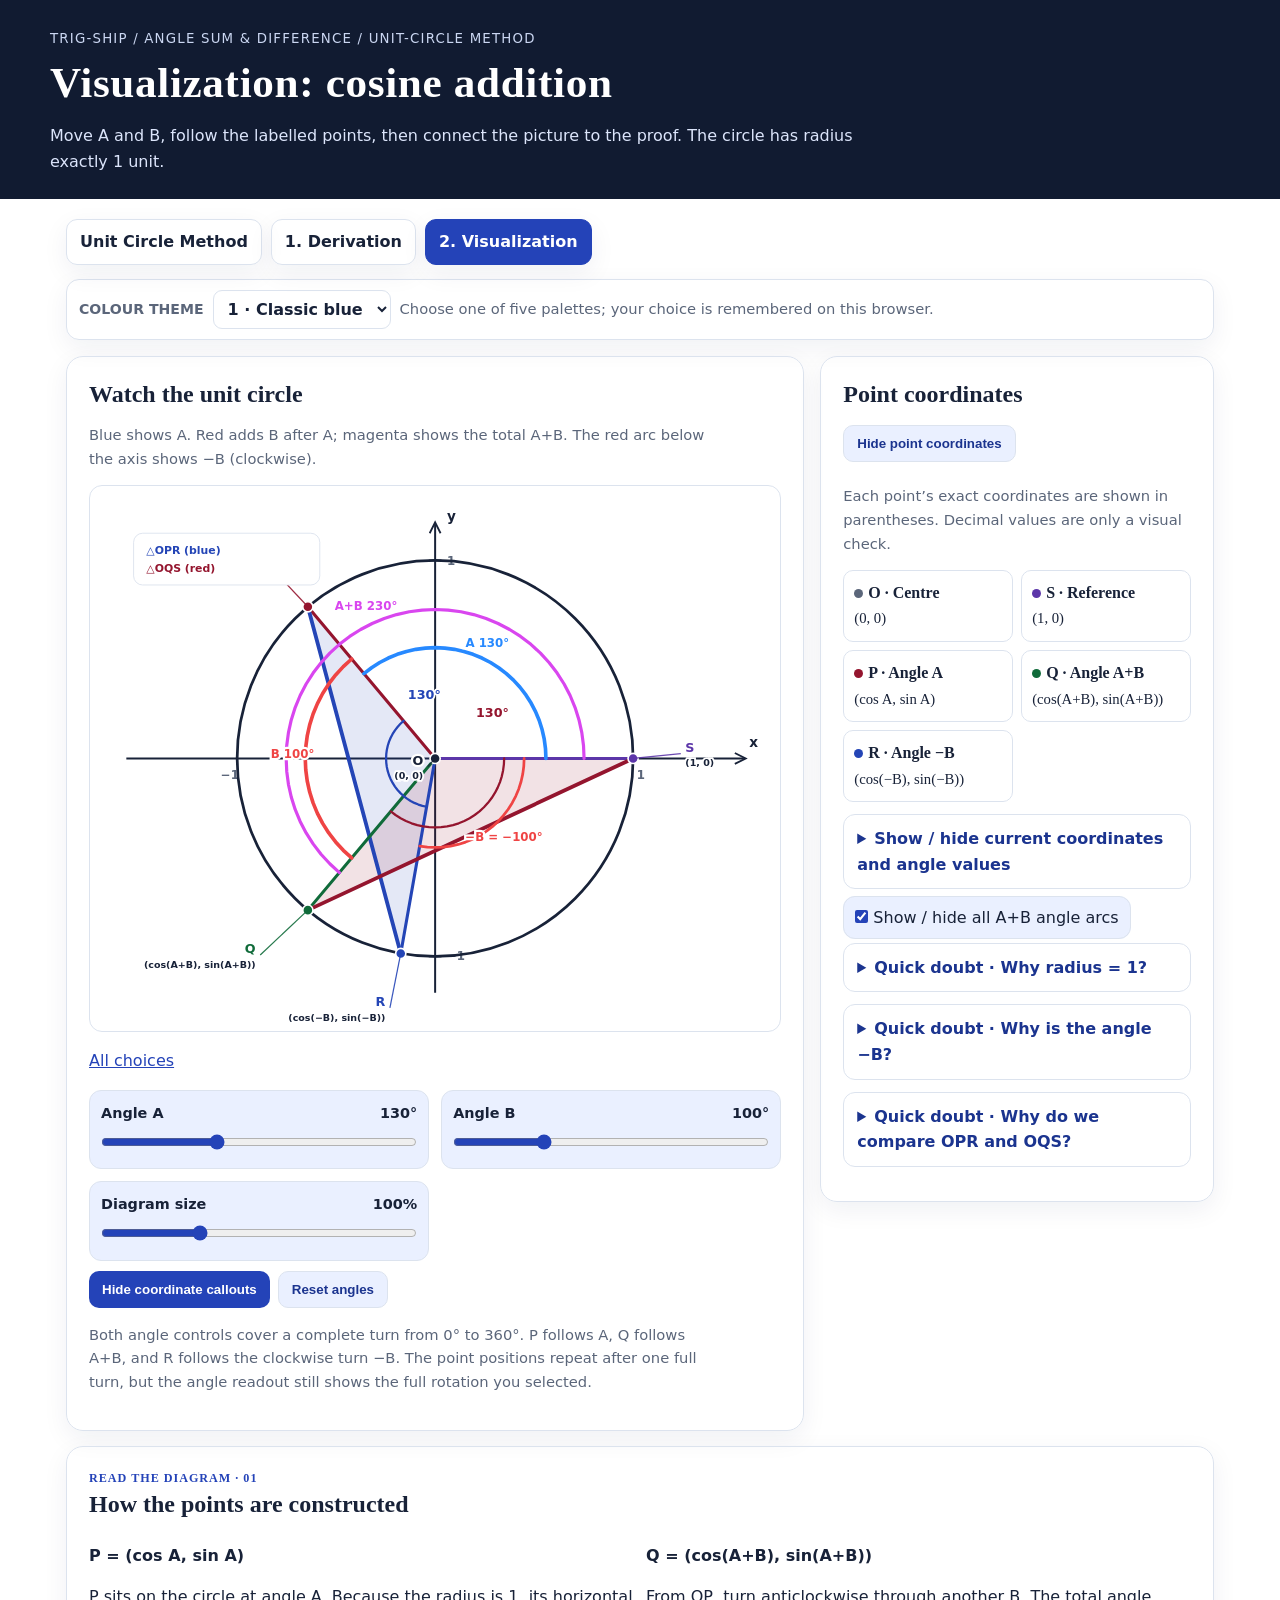
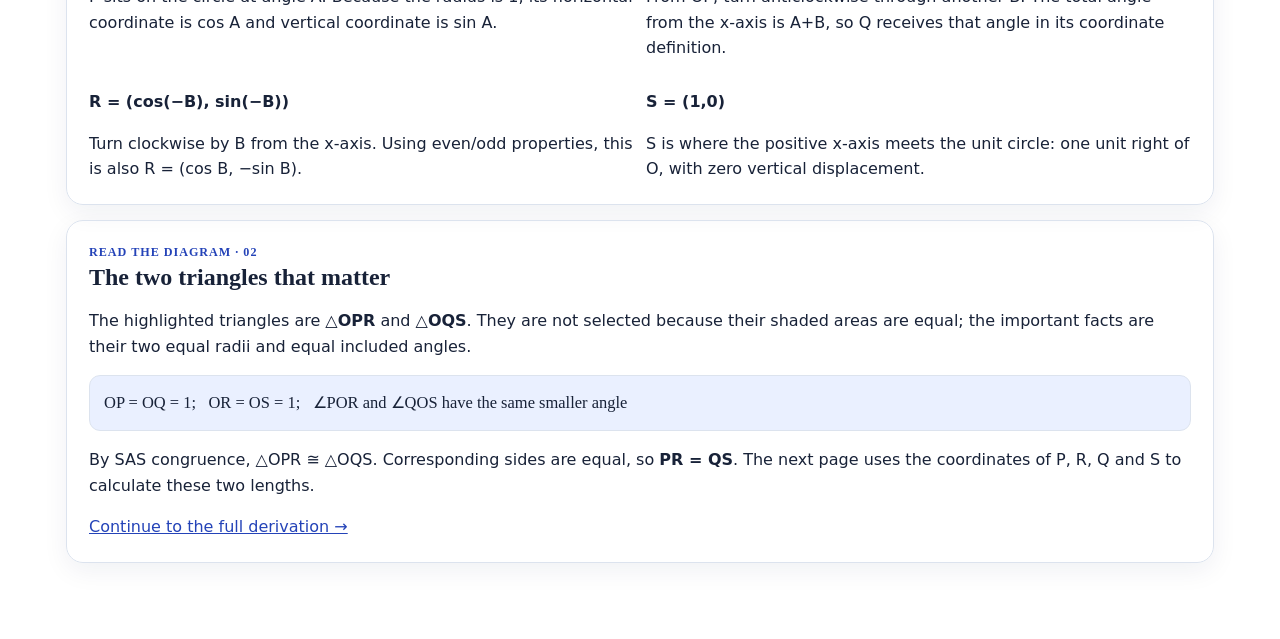
<file: trigship_unit_circle_method/visualization/index.html>
<!doctype html>
<html lang="en">
<head>
<meta charset="utf-8"><meta name="viewport" content="width=device-width,initial-scale=1">
<title>Trig-Ship | Unit Circle Visualization</title>
<style>
:root{--bg:#f3f6fb;--paper:#fff;--ink:#182238;--muted:#5b667a;--line:#dce3ee;--accent:#2443b8;--accent-soft:#eaf0ff;--accent-ink:#1b348f;--blue:var(--accent);--panel-shadow:0 8px 26px #15264b10;--point-p:#94152e;--point-q:#106b3a;--point-r:#2445b6;--point-s:#5c36a9;--point-extra:#a86f00}
*{box-sizing:border-box}

/* User-selectable palettes */
:root{--bg:#f3f6fb;--paper:#fff;--ink:#182238;--muted:#5b667a;--line:#dce3ee;--accent:#2443b8;--accent-soft:#eaf0ff;--accent-ink:#1b348f;--panel-shadow:0 8px 26px #15264b10}
:root[data-theme="ocean"]{--bg:#edf7fb;--paper:#fff;--ink:#123042;--muted:#4b6978;--line:#cfe5ee;--accent:#056487;--accent-soft:#e0f5fb;--accent-ink:#03465f;--panel-shadow:0 8px 26px #075c7c10;--point-p:#b34d73;--point-q:#087eaa;--point-r:#5b61c9;--point-s:#087b70;--point-extra:#b16b18}
:root[data-theme="forest"]{--bg:#f0f7f0;--paper:#fff;--ink:#20362a;--muted:#5c7162;--line:#d4e5d6;--accent:#176837;--accent-soft:#e5f5e9;--accent-ink:#104b27;--panel-shadow:0 8px 26px #17653610;--point-p:#9d3542;--point-q:#25834a;--point-r:#5264ad;--point-s:#7a5a2b;--point-extra:#b67c12}
:root[data-theme="sunset"]{--bg:#fff5ef;--paper:#fff;--ink:#422b27;--muted:#82645b;--line:#f0d8cc;--accent:#a94324;--accent-soft:#fff0e7;--accent-ink:#713019;--panel-shadow:0 8px 26px #963e2210;--point-p:#b64040;--point-q:#a85b20;--point-r:#6b58b8;--point-s:#277b78;--point-extra:#c18400}
:root[data-theme="violet"]{--bg:#f6f1ff;--paper:#fff;--ink:#2d2542;--muted:#716487;--line:#e1d7f4;--accent:#5c36a9;--accent-soft:#f0e9ff;--accent-ink:#402477;--panel-shadow:0 8px 26px #5634a010;--point-p:#b04475;--point-q:#37824e;--point-r:#7851c8;--point-s:#087eaa;--point-extra:#b67b12}
:root[data-theme="midnight"]{--bg:#101827;--paper:#182337;--ink:#edf3ff;--muted:#a9b8d0;--line:#2e405d;--accent:#5e8ce8;--accent-soft:#22395d;--accent-ink:#c8dcff;--panel-shadow:0 8px 26px #0005}
:root[data-theme="white"]{--bg:#ffffff;--paper:#ffffff;--ink:#182238;--muted:#5b667a;--line:#dce3ee;--accent:#3558d4;--accent-soft:#f1f4fb;--accent-ink:#1b348f;--panel-shadow:0 5px 18px #15264b0a}
:root[data-theme="magenta"]{--bg:#211126;--paper:#30163a;--ink:#fff0ff;--muted:#d4b8dc;--line:#61356c;--accent:#e14be8;--accent-soft:#47204f;--accent-ink:#ffe0ff;--panel-shadow:0 8px 26px #0005}
:root{--angle-a:#2789ff;--angle-b:#ef4444;--angle-total:#d946ef}
:root[data-theme="white"]{--angle-a:#1267d5;--angle-b:#c62828;--angle-total:#b21cc7}

body{background:var(--bg);color:var(--ink)}
h1,h2,.step .kicker,.point b{font-family:"Engravers MT",Georgia,serif}
header h1{letter-spacing:.015em}
.card,.step{backdrop-filter:saturate(1.03)}
.panel,.step,.card,.nav a{background:var(--paper);border-color:var(--line);box-shadow:var(--panel-shadow)}
.muted,.small,.foot{color:var(--muted)}
.formula,.proof,.eq,.control{background:var(--accent-soft);border-color:var(--line);color:var(--ink)}
.tag,.nav a.active{background:var(--accent);border-color:var(--accent);color:white}
.formula{border-left-color:var(--accent)}
a{color:var(--accent)}
.themebar{display:flex;align-items:center;gap:9px;flex-wrap:wrap;margin:0 0 16px;padding:10px 12px;border:1px solid var(--line);border-radius:13px;background:var(--paper);box-shadow:var(--panel-shadow)}
.themebar label{font-size:.88rem;font-weight:800;color:var(--muted)}
.themebar select{background:var(--paper);color:var(--ink);border:1px solid var(--line);border-radius:9px;padding:8px 10px;font:inherit;font-weight:700}
.theme-dots{display:flex;gap:6px}
.theme-dot{width:20px;height:20px;border-radius:50%;border:2px solid var(--line);display:inline-block}
:root[data-theme="midnight"] header{background:#090f1b}
.doubt{background:color-mix(in srgb,var(--accent-soft) 55%,var(--paper));border-color:var(--line)}
.doubt summary{color:var(--accent-ink)}
@media(prefers-reduced-motion:no-preference){.panel,.step,.card,button,.nav a{transition:background .18s ease,border-color .18s ease,transform .18s ease}.nav a:hover{transform:translateY(-1px)}}

:root{--blue:var(--accent);--paper:var(--paper);--bg:var(--bg)}
button{background:var(--accent);color:white}
button.secondary{background:var(--accent-soft);color:var(--accent-ink);border:1px solid var(--line)}
header{background:#111b31}
:root[data-theme="ocean"] header{background:#073448}
:root[data-theme="forest"] header{background:#173d2a}
:root[data-theme="sunset"] header{background:#55291d}
:root[data-theme="violet"] header{background:#30204e}

body{margin:0;font:16px/1.6 system-ui,Segoe UI,Arial,sans-serif;background:var(--bg);color:var(--ink)}
header{background:#111b31;color:#fff;padding:25px max(18px,calc((100vw - 1180px)/2))}
header small{letter-spacing:.09em;text-transform:uppercase;color:#cbd7f2}
h1{font-size:clamp(1.8rem,4vw,2.7rem);line-height:1.12;margin:8px 0}
header p{max-width:850px;color:#dce5fb;margin-bottom:0}
main{max-width:1180px;margin:auto;padding:20px 16px 48px}
.nav{display:flex;gap:9px;flex-wrap:wrap;margin:0 0 14px}
.nav a{padding:9px 13px;border:1px solid var(--line);border-radius:11px;background:var(--paper);color:var(--ink);text-decoration:none;font-weight:750}
.nav a.active{background:var(--accent);color:#fff;border-color:var(--accent)}
.themebar{display:flex;align-items:center;gap:9px;flex-wrap:wrap;margin:0 0 16px;padding:10px 12px;border:1px solid var(--line);border-radius:13px;background:var(--paper);box-shadow:var(--panel-shadow)}
.themebar label{font-size:.88rem;font-weight:800;color:var(--muted)}
.themebar select{background:var(--paper);color:var(--ink);border:1px solid var(--line);border-radius:9px;padding:8px 10px;font:inherit;font-weight:700}
.small,.muted{font-size:.92rem;color:var(--muted)}
.layout{display:grid;grid-template-columns:minmax(0,1.5fr) minmax(290px,.8fr);gap:16px;align-items:start}
.card,.step{background:var(--paper);border:1px solid var(--line);border-radius:17px;padding:clamp(14px,2.4vw,22px);box-shadow:var(--panel-shadow)}
.card h2,.step h2{margin:0 0 8px;line-height:1.25}
.diagram-card{position:relative}
svg{display:block;width:100%;height:auto;border:1px solid var(--line);border-radius:13px;background:var(--paper);overflow:visible}
.diagram-card>p{max-width:68ch}
.point .math{overflow-wrap:anywhere}
.controls{display:grid;grid-template-columns:1fr 1fr;gap:12px;margin-top:13px}
.control{background:var(--accent-soft);border:1px solid var(--line);padding:11px;border-radius:12px}
.control label{display:flex;justify-content:space-between;gap:10px;font-size:.9rem;font-weight:800}
.control input{width:100%;accent-color:var(--accent);margin:9px 0 0}
.actions{display:flex;gap:8px;flex-wrap:wrap;margin-top:10px}
button{border:0;border-radius:10px;padding:10px 13px;background:var(--accent);color:white;font-weight:800;cursor:pointer}
button.secondary{background:var(--accent-soft);color:var(--accent-ink);border:1px solid var(--line)}
.eq{background:var(--accent-soft);border:1px solid var(--line);border-radius:11px;padding:12px 14px;margin:10px 0;overflow-wrap:anywhere}
.math{font:1.03rem/1.8 Cambria,Georgia,serif}
.point-list{display:grid;grid-template-columns:1fr 1fr;gap:8px}
.point{border:1px solid var(--line);border-radius:10px;padding:9px 10px;background:var(--paper)}
.point b{display:block}
.point .math{font-size:.92rem}
.swatch{display:inline-block;width:9px;height:9px;border-radius:50%;margin-right:5px}
.p{background:var(--point-p)}.q{background:var(--point-q)}.r{background:var(--point-r)}.s{background:var(--point-s)}.o{background:var(--muted)}
.doubt{background:color-mix(in srgb,var(--accent-soft) 58%,var(--paper));border:1px solid var(--line);border-radius:12px;margin:12px 0;overflow:hidden}
.doubt summary{padding:11px 13px;cursor:pointer;font-weight:850;color:var(--accent-ink)}
.doubt .answer{padding:0 13px 13px}
.doubt p{margin:.4rem 0}
.step{margin-top:15px}
.step .kicker{font-size:.76rem;letter-spacing:.08em;text-transform:uppercase;font-weight:850;color:var(--accent)}
.steps-grid{display:grid;grid-template-columns:1fr 1fr;gap:12px}
.step p:last-child{margin-bottom:0}
.final{border-left:5px solid #16864b;background:#eefaf2}
footer{max-width:1180px;margin:auto;padding:0 16px 28px;color:var(--muted);font-size:.9rem}
@media(max-width:850px){.layout{grid-template-columns:1fr}.steps-grid{grid-template-columns:1fr}}
@media(max-width:520px){.controls,.point-list{grid-template-columns:1fr}.themebar{align-items:flex-start}.themebar label{width:100%}}

#coordinatePanel.is-hidden{display:none}.visual-layout:has(#coordinatePanel.is-hidden){grid-template-columns:minmax(0,1fr)}

.coord-menu{position:fixed;right:14px;top:12px;z-index:50;width:42px;height:42px;border:1px solid var(--line);border-radius:12px;background:var(--paper);color:var(--ink);font-size:27px;line-height:1;box-shadow:var(--panel-shadow);cursor:pointer;display:none}
.coord-menu.visible{display:block}.coord-pop{position:fixed;right:14px;top:60px;z-index:51;background:var(--paper);border:1px solid var(--line);border-radius:12px;padding:8px;box-shadow:var(--panel-shadow);display:none}.coord-pop.open{display:block}.coord-pop button{display:block;width:100%;padding:9px 12px;border:0;border-radius:8px;background:var(--accent-soft);color:var(--accent-ink);font-weight:750;cursor:pointer;white-space:nowrap}
</style></head>
<body><button class="coord-menu" id="coordMenu" aria-label="Point coordinates options">⋮</button><div class="coord-pop" id="coordPop"><button id="showCoords">Show point coordinates</button></div>
<header><small>TRIG-SHIP / ANGLE SUM & DIFFERENCE / UNIT-CIRCLE METHOD</small><h1>Visualization: cosine addition</h1><p>Move A and B, follow the labelled points, then connect the picture to the proof. The circle has radius exactly 1 unit.</p></header>
<main>
<nav class="nav"><a href="../index.html">Unit Circle Method</a><a href="../derivation/index.html">1. Derivation</a><a class="active" href="index.html">2. Visualization</a></nav>
<div class="themebar" role="group" aria-label="Choose website colour theme"><label for="themeSelect">COLOUR THEME</label><select id="themeSelect"><option value="classic">1 · Classic blue</option><option value="ocean">2 · Ocean</option><option value="forest">3 · Forest</option><option value="sunset">4 · Sunset</option><option value="violet">5 · Violet</option><option value="midnight">6 · Dark</option><option value="white">7 · White</option><option value="magenta">8 · Magenta</option></select><span class="small">Choose one of five palettes; your choice is remembered on this browser.</span></div>
<div class="layout">
<section class="card diagram-card">
<h2>Watch the unit circle</h2><p class="muted">Blue shows A. Red adds B after A; magenta shows the total A+B. The red arc below the axis shows −B (clockwise).</p>
<svg id="diagram" viewBox="0 0 760 600" role="img" aria-label="Watch the unit circle with points P Q R S and triangles OPR and OQS"></svg>
<p><a href="../index.html">All choices</a></p><div class="controls">
<div class="control"><label for="a">Angle A <span id="av">130°</span></label><input id="a" type="range" min="0" max="360" value="130"></div>
<div class="control"><label for="b">Angle B <span id="bv">100°</span></label><input id="b" type="range" min="0" max="360" value="100"></div>
<div class="control"><label for="diagramSize">Diagram size <span id="sizeValue">100%</span></label><input id="diagramSize" type="range" min="65" max="180" value="100"></div>
</div>
<div class="actions"><button id="labels">Hide coordinate callouts</button><button class="secondary" id="reset">Reset angles</button></div>
<p class="muted">Both angle controls cover a complete turn from 0° to 360°. P follows A, Q follows A+B, and R follows the clockwise turn −B. The point positions repeat after one full turn, but the angle readout still shows the full rotation you selected.</p>
</section>
<aside class="card" id="coordinatePanel">
<h2>Point coordinates</h2><p class="muted">Each point’s exact coordinates are shown in parentheses. Decimal values are only a visual check.</p>
<div class="point-list">
<div class="point"><b><span class="swatch o"></span>O · Centre</b><span class="math">(0, 0)</span></div>
<div class="point"><b><span class="swatch s"></span>S · Reference</b><span class="math">(1, 0)</span></div>
<div class="point"><b><span class="swatch p"></span>P · Angle A</b><span class="math">(cos A, sin A)</span></div>
<div class="point"><b><span class="swatch q"></span>Q · Angle A+B</b><span class="math">(cos(A+B), sin(A+B))</span></div>
<div class="point"><b><span class="swatch r"></span>R · Angle −B</b><span class="math">(cos(−B), sin(−B))</span></div>
</div>
<details class="doubt" id="coordinateReadout"><summary>Show / hide current coordinates and angle values</summary><div class="eq math" id="numeric"></div></details>
<label class="control"><input id="showTotalArc" type="checkbox" checked style="width:auto"> Show / hide all A+B angle arcs</label>
<details class="doubt"><summary>Quick doubt · Why radius = 1?</summary><div class="answer"><p>For a point at angle θ on a circle of radius r, its coordinates are (r cos θ, r sin θ). If r=1, the coordinates become (cos θ, sin θ). The right-triangle hypotenuse is 1, so cos θ = adjacent/1 and sin θ = opposite/1. That removes an extra multiplier and lets us use cosine and sine directly as the x- and y-coordinates.</p></div></details>
<details class="doubt"><summary>Quick doubt · Why is the angle −B?</summary><div class="answer"><p>Angles measured anticlockwise are positive by convention; clockwise turns are negative. R is B clockwise from the positive x-axis, so its angle is −B. The directed angular difference is A−(−B)=A+B. The same geometry works for every angle setting: compare the smaller angle between the two rays, not necessarily the full turn shown by the angle controls.</p></div></details>
<details class="doubt"><summary>Quick doubt · Why do we compare OPR and OQS?</summary><div class="answer"><p>OP=OQ=1 and OR=OS=1 because all four are radii. The rays are separated by the same angle in both triangles: from OP to OR the directed change is A−(−B)=A+B, and from OQ to OS it is (A+B)−0=A+B. A triangle’s interior angle is the smaller angle between its two sides, so both included angles match even when the displayed turn passes 180°. SAS gives congruent triangles and PR = QS.</p></div></details>
</aside>
</div>
<section class="step"><div class="kicker">Read the diagram · 01</div><h2>How the points are constructed</h2><div class="steps-grid"><div><p><b>P = (cos A, sin A)</b></p><p>P sits on the circle at angle A. Because the radius is 1, its horizontal coordinate is cos A and vertical coordinate is sin A.</p></div><div><p><b>Q = (cos(A+B), sin(A+B))</b></p><p>From OP, turn anticlockwise through another B. The total angle from the x-axis is A+B, so Q receives that angle in its coordinate definition.</p></div><div><p><b>R = (cos(−B), sin(−B))</b></p><p>Turn clockwise by B from the x-axis. Using even/odd properties, this is also R = (cos B, −sin B).</p></div><div><p><b>S = (1,0)</b></p><p>S is where the positive x-axis meets the unit circle: one unit right of O, with zero vertical displacement.</p></div></div></section>
<section class="step"><div class="kicker">Read the diagram · 02</div><h2>The two triangles that matter</h2><p>The highlighted triangles are <b>△OPR</b> and <b>△OQS</b>. They are not selected because their shaded areas are equal; the important facts are their two equal radii and equal included angles.</p><div class="eq math">OP = OQ = 1; &nbsp; OR = OS = 1; &nbsp; ∠POR and ∠QOS have the same smaller angle</div><p>By SAS congruence, △OPR ≅ △OQS. Corresponding sides are equal, so <b>PR = QS</b>. The next page uses the coordinates of P, R, Q and S to calculate these two lengths.</p><p><a href="../derivation/index.html">Continue to the full derivation →</a></p></section>
</main><footer></footer>
<script>
(()=>{const panel=document.getElementById('coordinatePanel'),menu=document.getElementById('coordMenu'),pop=document.getElementById('coordPop'),show=document.getElementById('showCoords');if(!panel||!menu)return;function sync(){const hidden=panel.classList.contains('is-hidden');menu.classList.toggle('visible',hidden);show.textContent='Show point coordinates';}const layout=document.querySelector('main .layout');if(layout)layout.classList.add('visual-layout');const hide=document.createElement('button');hide.type='button';hide.className='secondary';hide.textContent='Hide point coordinates';hide.style.margin='8px 0';panel.insertBefore(hide,panel.children[1]||null);hide.addEventListener('click',()=>{panel.classList.add('is-hidden');pop.classList.remove('open');sync()});menu.addEventListener('click',()=>pop.classList.toggle('open'));show.addEventListener('click',()=>{panel.classList.remove('is-hidden');pop.classList.remove('open');sync()});document.addEventListener('click',e=>{if(!pop.contains(e.target)&&e.target!==menu)pop.classList.remove('open')});sync();})();

(()=> {
 const NS='http://www.w3.org/2000/svg', svg=document.getElementById('diagram');
 const a=document.getElementById('a'), b=document.getElementById('b'), av=document.getElementById('av'), bv=document.getElementById('bv');
 let showLabels=true;
 const rad=d=>d*Math.PI/180, fmt=n=>Math.abs(n)<0.0005?'0':n.toFixed(3);
 function node(tag,attrs={},text=''){const n=document.createElementNS(NS,tag);Object.entries(attrs).forEach(([k,v])=>n.setAttribute(k,v));if(text!==undefined&&text!=='')n.textContent=text;svg.appendChild(n);return n}
 function path(d,stroke,width=2,fill='none',dash=''){node('path',{d,stroke,'stroke-width':width,fill,'stroke-linecap':'round','stroke-linejoin':'round',...(dash?{'stroke-dasharray':dash}:{})})}
 function draw(){
  svg.innerHTML=''; const A=+a.value,B=+b.value;
  av.textContent=A+'°';bv.textContent=B+'°';
  const cx=380,cy=300,r=218,pt=t=>({x:cx+r*Math.cos(rad(t)),y:cy-r*Math.sin(rad(t))}),O={x:cx,y:cy},P=pt(A),Q=pt(A+B),R=pt(-B),S=pt(0);
  const css=getComputedStyle(document.documentElement),ink=css.getPropertyValue('--ink').trim()||'#182238',muted=css.getPropertyValue('--muted').trim()||'#5b667a',line=css.getPropertyValue('--line').trim()||'#dce3ee',accent=css.getPropertyValue('--accent').trim()||'#3558d4',paper=css.getPropertyValue('--paper').trim()||'#fff',pCol=css.getPropertyValue('--point-p').trim()||'#b51f3b',qCol=css.getPropertyValue('--point-q').trim()||'#16864b',rCol=css.getPropertyValue('--point-r').trim()||'#3159d9',sCol=css.getPropertyValue('--point-s').trim()||'#7851c8',extra=css.getPropertyValue('--point-extra').trim()||'#d18b00';
  // Coordinate plane with one-unit ticks and labels.
  node('line',{x1:40,y1:cy,x2:720,y2:cy,stroke:ink,'stroke-width':2.2});
  node('line',{x1:cx,y1:42,x2:cx,y2:558,stroke:ink,'stroke-width':2.2});
  node('path',{d:`M 710 ${cy-6} L 722 ${cy} L 710 ${cy+6} M ${cx-6} 52 L ${cx} 40 L ${cx+6} 52`,stroke:ink,'stroke-width':2,fill:'none'});
  [-1,1].forEach(k=>{node('line',{x1:cx+k*r,y1:cy-7,x2:cx+k*r,y2:cy+7,stroke:ink,'stroke-width':2});node('line',{x1:cx-7,y1:cy-k*r,x2:cx+7,y2:cy-k*r,stroke:ink,'stroke-width':2})});
  node('text',{x:cx+r+4,y:cy+23,fill:muted,'font-size':13,'font-weight':700},'1');
  node('text',{x:cx-r-18,y:cy+23,fill:muted,'font-size':13,'font-weight':700},'−1');
  node('text',{x:cx+13,y:cy-r+5,fill:muted,'font-size':13,'font-weight':700},'1');
  node('text',{x:cx+13,y:cy+r+4,fill:muted,'font-size':13,'font-weight':700},'−1');
  node('text',{x:726,y:cy-13,fill:ink,'font-size':15,'font-weight':800},'x');
  node('text',{x:cx+13,y:38,fill:ink,'font-size':15,'font-weight':800},'y');
  node('circle',{cx,cy,r,fill:'none',stroke:ink,'stroke-width':3});
  // Shaded triangles match the proof: OPR and OQS.
  node('polygon',{points:`${O.x},${O.y} ${P.x},${P.y} ${R.x},${R.y}`,fill:rCol,'fill-opacity':.12,stroke:'none'});
  node('polygon',{points:`${O.x},${O.y} ${Q.x},${Q.y} ${S.x},${S.y}`,fill:pCol,'fill-opacity':.12,stroke:'none'});
  function seg(U,V,color,width=3,dash=''){node('line',{x1:U.x,y1:U.y,x2:V.x,y2:V.y,stroke:color,'stroke-width':width,'stroke-linecap':'round',...(dash?{'stroke-dasharray':dash}:{})})}
  // Radius lines and corresponding chords
  seg(O,P,pCol,3.4);seg(O,R,rCol,3.4);seg(P,R,rCol,4.2);
  seg(O,Q,qCol,3.4);seg(O,S,sCol,3.4);seg(Q,S,pCol,4.2);
  // Angle arcs: ∠POR runs from -B to A; ∠QOS runs from 0 to A+B.
  function arcSweep(start,sweep,rr,color,width=2.5){
    const steps=Math.max(8,Math.ceil(Math.abs(sweep)/5)); let d='';
    for(let i=0;i<=steps;i++){const ang=rad(start+sweep*i/steps),x=cx+rr*Math.cos(ang),y=cy-rr*Math.sin(ang);d+=(i===0?'M ':' L ')+x+' '+y;}
    path(d,color,width,'none');
  }
  function signedSmallest(deg){let n=((deg%360)+360)%360;return n>180?n-360:n;}
  const included=signedSmallest(A+B), includedLabel=Math.abs(included).toFixed(0)+'°';
  // Draw the smaller included angles inside the two triangles, regardless of the selected full-turn values.
  if(document.getElementById('showTotalArc').checked){
    arcSweep(A, -included, 54,rCol,2.5);
    arcSweep(A+B, -included, 76,pCol,2.5);
    node('text',{x:cx-30,y:cy-65,fill:rCol,'font-size':14,'font-weight':800,'paint-order':'stroke','stroke':paper,'stroke-width':4},includedLabel);
    node('text',{x:cx+45,y:cy-46,fill:pCol,'font-size':14,'font-weight':800,'paint-order':'stroke','stroke':paper,'stroke-width':4},includedLabel);
  }
  // Draw the clockwise rotation −B as a sampled arc; B=360 visibly makes one complete turn.
  const negR=98;
  // Colour-coded angle story: blue A, red extra B, magenta total A+B.
  const angleAColor=css.getPropertyValue('--angle-a').trim()||'#2789ff';
  const angleBColor=css.getPropertyValue('--angle-b').trim()||'#ef4444';
  const totalColor=css.getPropertyValue('--angle-total').trim()||'#d946ef';
  if(document.getElementById('showTotalArc').checked) arcSweep(0,A+B,164,totalColor,3.5);
  arcSweep(0,A,122,angleAColor,4);
  arcSweep(A,B,143,angleBColor,4);
  // Labels follow their arcs so users can see the order A, then B, then total A+B.
  const labelOnArc=(deg,rr,color,textValue)=>{const t=rad(deg),x=cx+rr*Math.cos(t),y=cy-rr*Math.sin(t);node('text',{x,y,fill:color,'font-size':13,'font-weight':900,'text-anchor':'middle','paint-order':'stroke','stroke':paper,'stroke-width':5},textValue)};
  labelOnArc(A/2,136,angleAColor,`A ${A}°`);
  labelOnArc(A+B/2,157,angleBColor,`B ${B}°`);
  if(document.getElementById('showTotalArc').checked) labelOnArc((A+B)/2,180,totalColor,`A+B ${A+B}°`);
  arcSweep(0,-B,negR,angleBColor,3);
  const midNeg=rad(-B/2), labelX=cx+(negR+20)*Math.cos(midNeg), labelY=cy-(negR+20)*Math.sin(midNeg);
  node('text',{x:labelX,y:labelY,fill:angleBColor,'font-size':13,'font-weight':900,'text-anchor':'middle','paint-order':'stroke','stroke':paper,'stroke-width':5},`−B = −${B}°`);
  function point(U,color,label,dx,dy,coord){
    node('circle',{cx:U.x,cy:U.y,r:5.6,fill:color,stroke:'#fff','stroke-width':1.8});
    if(showLabels){
      // Callouts sit farther from the circle; the thin leader keeps each label tied to its moving point.
      let vx=U.x-cx, vy=U.y-cy, len=Math.hypot(vx,vy)||1;
      let ex=U.x+(vx/len)*48, ey=U.y+(vy/len)*48;
      ex+=dx*.45; ey+=dy*.45;
      const anchor=ex<cx?'end':'start';
      node('path',{d:`M ${U.x} ${U.y} L ${ex} ${ey}`,stroke:color,'stroke-width':1.35,fill:'none','stroke-opacity':.9});
      node('text',{x:ex+(anchor==='start'?5:-5),y:ey-2,fill:color,'font-size':14,'font-weight':900,'text-anchor':anchor,'paint-order':'stroke','stroke':css.getPropertyValue('--paper').trim()||'#fff','stroke-width':5},label);
      if(coord)node('text',{x:ex+(anchor==='start'?5:-5),y:ey+14,fill:ink,'font-size':10.5,'font-weight':750,'text-anchor':anchor,'paint-order':'stroke','stroke':css.getPropertyValue('--paper').trim()||'#fff','stroke-width':4},coord);
    }
  }
  point(O,ink,'O',-18,20,'(0, 0)');
  point(P,pCol,'P',-22,-15,'(cos A, sin A)');
  point(Q,qCol,'Q',-48,28,'(cos(A+B), sin(A+B))');
  point(R,rCol,'R',-8,28,'(cos(−B), sin(−B))');
  point(S,sCol,'S',10,-12,'(1, 0)');
  // Axis/origin labels and a compact congruence key.
  node('rect',{x:48,y:52,width:205,height:57,rx:10,fill:css.getPropertyValue('--paper').trim()||'#fff',stroke:line});
  node('text',{x:62,y:75,fill:rCol,'font-size':12,'font-weight':800},'△OPR  (blue)');
  node('text',{x:62,y:95,fill:pCol,'font-size':12,'font-weight':800},'△OQS  (red)');
  document.getElementById('numeric').innerHTML=
   `<b>Current angles:</b> A = ${A}°, B = ${B}°, A+B = ${A+B}°<br>`+
   `<b>P</b> ≈ (${fmt(Math.cos(rad(A)))}, ${fmt(Math.sin(rad(A)))})<br>`+
   `<b>Q</b> ≈ (${fmt(Math.cos(rad(A+B)))}, ${fmt(Math.sin(rad(A+B)))})<br>`+
   `<b>R</b> ≈ (${fmt(Math.cos(rad(-B)))}, ${fmt(Math.sin(rad(-B)))})<br>`+
   `<b>S</b> = (1, 0)`;
 }
 a.addEventListener('input',draw);b.addEventListener('input',draw);document.getElementById('showTotalArc').addEventListener('change',draw);
 const sizeControl=document.getElementById('diagramSize'),diagram=document.getElementById('diagram');
 sizeControl.addEventListener('input',()=>{diagram.style.width=sizeControl.value+'%';document.getElementById('sizeValue').textContent=sizeControl.value+'%'});
 document.getElementById('labels').addEventListener('click',()=>{showLabels=!showLabels;document.getElementById('labels').textContent=showLabels?'Hide coordinate callouts':'Show coordinate callouts';draw()});
 document.getElementById('reset').addEventListener('click',()=>{a.value=130;b.value=100;draw()});
 const root=document.documentElement,sel=document.getElementById('themeSelect');let saved='classic';try{saved=localStorage.getItem('trigship-theme')||'classic'}catch(e){}if(!['classic','ocean','forest','sunset','violet','midnight','white','magenta'].includes(saved))saved='classic';function applyTheme(v){root.dataset.theme=v==='classic'?'classic':v;sel.value=v;try{localStorage.setItem('trigship-theme',v)}catch(e){}draw()}sel.addEventListener('change',()=>applyTheme(sel.value));applyTheme(saved);draw();
})();
</script>

<style>
.next-view{max-width:1100px;margin:28px auto 8px;padding:clamp(18px,3vw,28px);border:1px solid var(--line);border-radius:18px;background:var(--paper);box-shadow:var(--panel-shadow)}
.next-view h2{margin:6px 0 8px;font-size:clamp(1.2rem,2.5vw,1.65rem)}
.next-view p{max-width:760px}
.next-view .cta{display:inline-flex;align-items:center;gap:8px;padding:12px 18px;border-radius:12px;background:var(--accent);color:white;text-decoration:none;font-weight:850;border:1px solid var(--accent)}
</style>
</body></html>
</file>
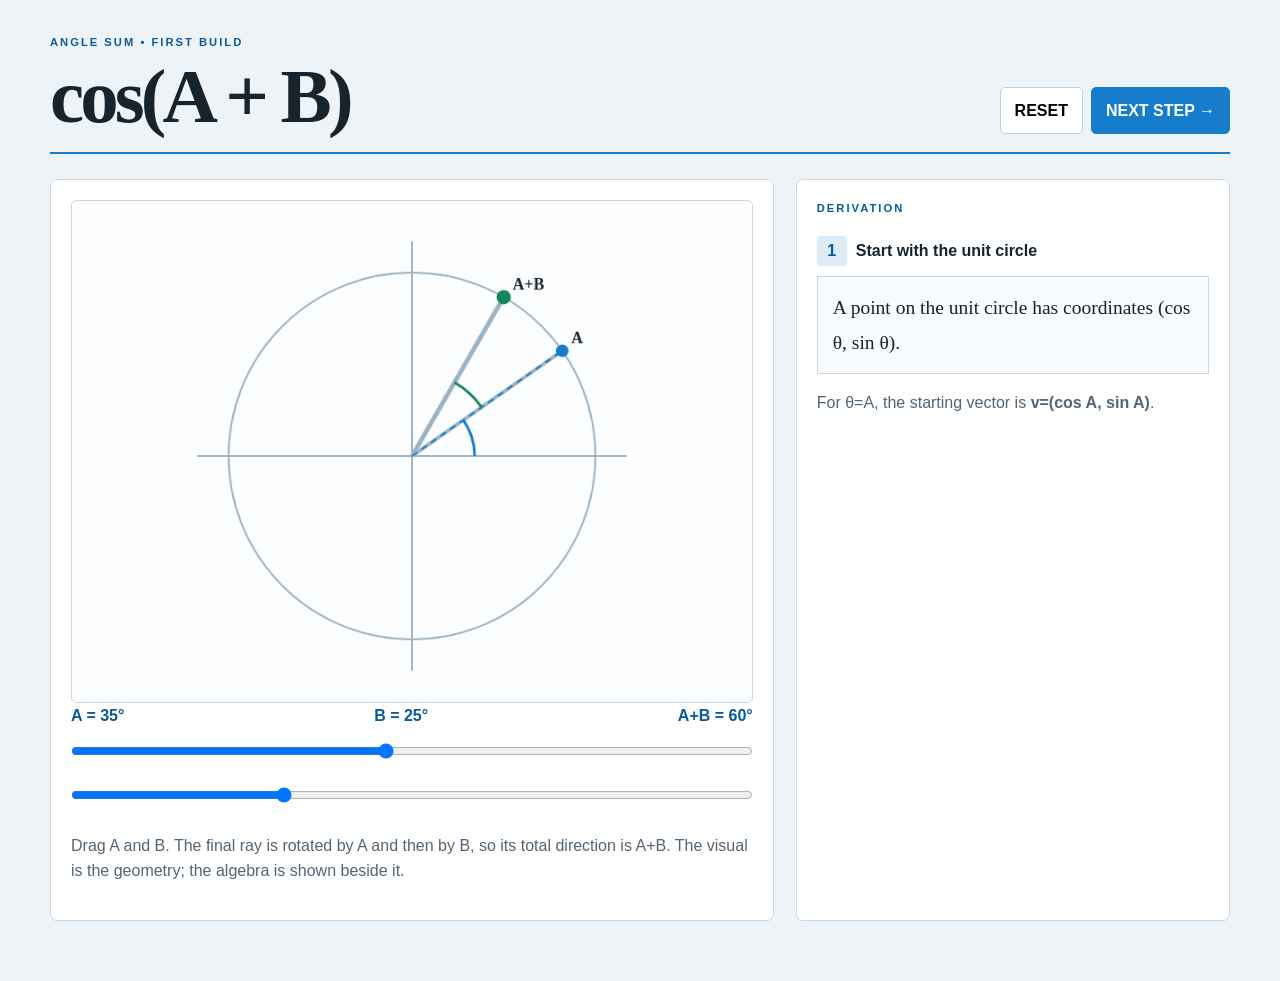
<file: derivations/SD-Angle/angle-sum/index.html>
<!doctype html>
<html lang="en">
<head>
<meta charset="utf-8">
<meta name="viewport" content="width=device-width,initial-scale=1">
<title>Angle Sum — cos(A + B)</title>
<style>
*{box-sizing:border-box}body{margin:0;background:#eef3f8;color:#17232d;font:16px/1.6 Segoe UI,Arial,sans-serif}
.wrap{width:min(1180px,94vw);margin:auto;padding:34px 0 60px}
header{display:flex;justify-content:space-between;gap:20px;align-items:flex-end;border-bottom:2px solid #167dcc;padding-bottom:18px}
.kicker{font-size:.7rem;letter-spacing:.18em;font-weight:900;color:#075b9c}
h1{font:700 clamp(2.4rem,6vw,5rem)/.98 Georgia,serif;margin:7px 0 0;letter-spacing:-.05em}
button{font:inherit}.controls{display:flex;gap:8px;flex-wrap:wrap}
button{border:1px solid #bcd2e3;background:white;padding:10px 14px;border-radius:5px;font-weight:800;cursor:pointer}
button.primary{background:#167dcc;color:white;border-color:#167dcc}
.grid{display:grid;grid-template-columns:minmax(0,1.25fr) minmax(320px,.75fr);gap:22px;margin-top:25px}
.card{background:white;border:1px solid #c9d7e3;border-radius:7px;padding:20px}
canvas{width:100%;display:block;background:#fbfdff;border:1px solid #c9d7e3;border-radius:5px}
.range{width:100%;margin:14px 0}.readout{display:flex;justify-content:space-between;font-weight:800;color:#075b9c}
.step{padding:18px 0;border-bottom:1px solid #d7e2ea}.step:last-child{border-bottom:0}
.num{display:inline-grid;place-items:center;width:30px;height:30px;border-radius:4px;background:#dcecf8;color:#075b9c;font-weight:900;margin-right:9px}
.math{margin-top:10px;padding:13px 15px;background:#f8fcff;border:1px solid #c9d7e3;font:1.22rem/1.8 Georgia,serif;overflow:auto}
.note{color:#536574}.formula{font-size:1.45rem;font-weight:800}
@media(max-width:850px){.grid{grid-template-columns:1fr}header{align-items:flex-start;flex-direction:column}}
</style>
</head>
<body>
<div class="wrap">
<header>
<div><div class="kicker">ANGLE SUM • FIRST BUILD</div><h1>cos(A + B)</h1></div>
<div class="controls"><button onclick="resetDemo()">RESET</button><button class="primary" onclick="nextStep()">NEXT STEP →</button></div>
</header>
<div class="grid">
<section class="card">
<canvas id="c" width="760" height="560"></canvas>
<div class="readout"><span>A = <b id="aVal">35°</b></span><span>B = <b id="bVal">25°</b></span><span>A+B = <b id="sumVal">60°</b></span></div>
<input id="a" class="range" type="range" min="5" max="70" value="35">
<input id="b" class="range" type="range" min="5" max="70" value="25">
<p class="note">Drag A and B. The final ray is rotated by A and then by B, so its total direction is A+B. The visual is the geometry; the algebra is shown beside it.</p>
</section>
<section class="card">
<div class="kicker">DERIVATION</div>
<div id="steps"></div>
</section>
</div>
</div>
<script>
const cv=document.getElementById('c'),ctx=cv.getContext('2d'),a=document.getElementById('a'),b=document.getElementById('b');
let step=0;
const data=[
['Start with the unit circle','A point on the unit circle has coordinates (cos θ, sin θ).','For θ=A, the starting vector is <b>v=(cos A, sin A)</b>.'],
['Rotate by B','A rotation through B sends (x,y) to (x cosB − y sinB, x sinB + y cosB).','This is the coordinate form of a 2D rotation.'],
['Substitute v','x=cosA and y=sinA.','Therefore the final y-coordinate is cosA·sinB + sinA·cosB, while the final x-coordinate is cosA·cosB − sinA·sinB.'],
['Read the final x-coordinate','The final direction is A+B. On the unit circle, x=cos(angle).','So <b>cos(A+B)=cosA cosB − sinA sinB</b>.'],
['Final identity','The derived result is exact.','<span class="formula">cos(A+B)=cosA cosB − sinA sinB</span>']
];
function rad(x){return x*Math.PI/180}
function draw(){
 const A=+a.value,B=+b.value,S=A+B,w=cv.width,h=cv.height,cx=380,cy=285,R=205;
 ctx.clearRect(0,0,w,h);ctx.save();ctx.translate(cx,cy);
 ctx.strokeStyle='#9db2c2';ctx.lineWidth=2;ctx.beginPath();ctx.arc(0,0,R,0,Math.PI*2);ctx.stroke();
 ctx.beginPath();ctx.moveTo(-R-35,0);ctx.lineTo(R+35,0);ctx.moveTo(0,-R-35);ctx.lineTo(0,R+35);ctx.stroke();
 const ray=(deg, width=4)=>{ctx.save();ctx.rotate(-rad(deg));ctx.lineWidth=width;ctx.beginPath();ctx.moveTo(0,0);ctx.lineTo(R,0);ctx.stroke();ctx.restore()};
 ray(A,4);ray(S,5);
 ctx.save();ctx.rotate(-rad(A));ctx.strokeStyle='#167dcc';ctx.setLineDash([7,6]);ctx.beginPath();ctx.moveTo(0,0);ctx.lineTo(R,0);ctx.stroke();ctx.restore();
 const p=(deg)=>({x:R*Math.cos(rad(deg)),y:-R*Math.sin(rad(deg))});
 const P=p(A),Q=p(S);
 ctx.fillStyle='#167dcc';ctx.beginPath();ctx.arc(P.x,P.y,7,0,7);ctx.fill();
 ctx.fillStyle='#15865b';ctx.beginPath();ctx.arc(Q.x,Q.y,8,0,7);ctx.fill();
 ctx.fillStyle='#17232d';ctx.font='700 18px Segoe UI';ctx.fillText('A',P.x+10,P.y-8);ctx.fillText('A+B',Q.x+10,Q.y-8);
 ctx.strokeStyle='#167dcc';ctx.lineWidth=3;ctx.beginPath();ctx.arc(0,0,70,0,-rad(A),true);ctx.stroke();
 ctx.strokeStyle='#15865b';ctx.beginPath();ctx.arc(0,0,95,-rad(A),-rad(S),true);ctx.stroke();
 ctx.restore();
 document.getElementById('aVal').textContent=A+'°';document.getElementById('bVal').textContent=B+'°';document.getElementById('sumVal').textContent=S+'°';
}
function render(){document.getElementById('steps').innerHTML=data.slice(0,step+1).map((x,i)=>'<div class="step"><span class="num">'+(i+1)+'</span><b>'+x[0]+'</b><div class="math">'+x[1]+'</div><p class="note">'+x[2]+'</p></div>').join('')}
function nextStep(){step=Math.min(data.length-1,step+1);render()}
function resetDemo(){step=0;render();draw()}
a.oninput=draw;b.oninput=draw;resetDemo();
</script>
</body>
</html>
</file>
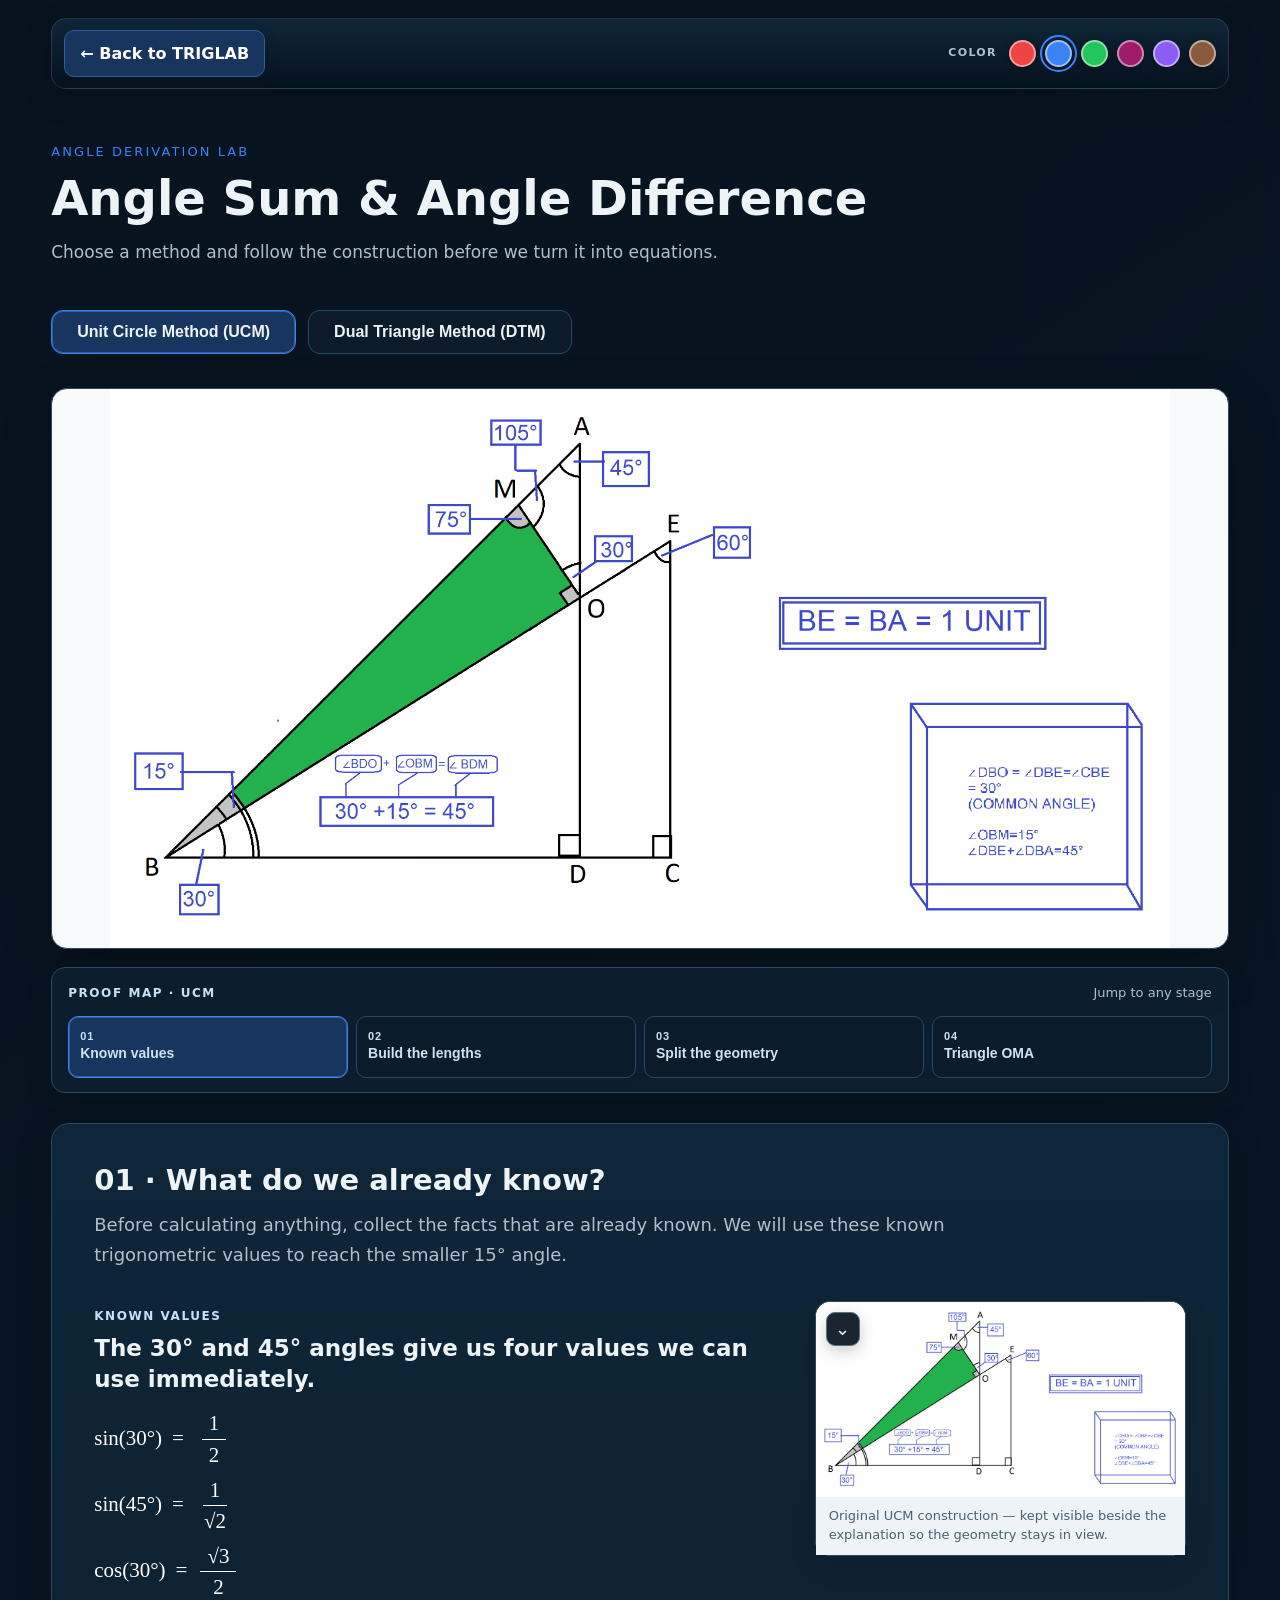
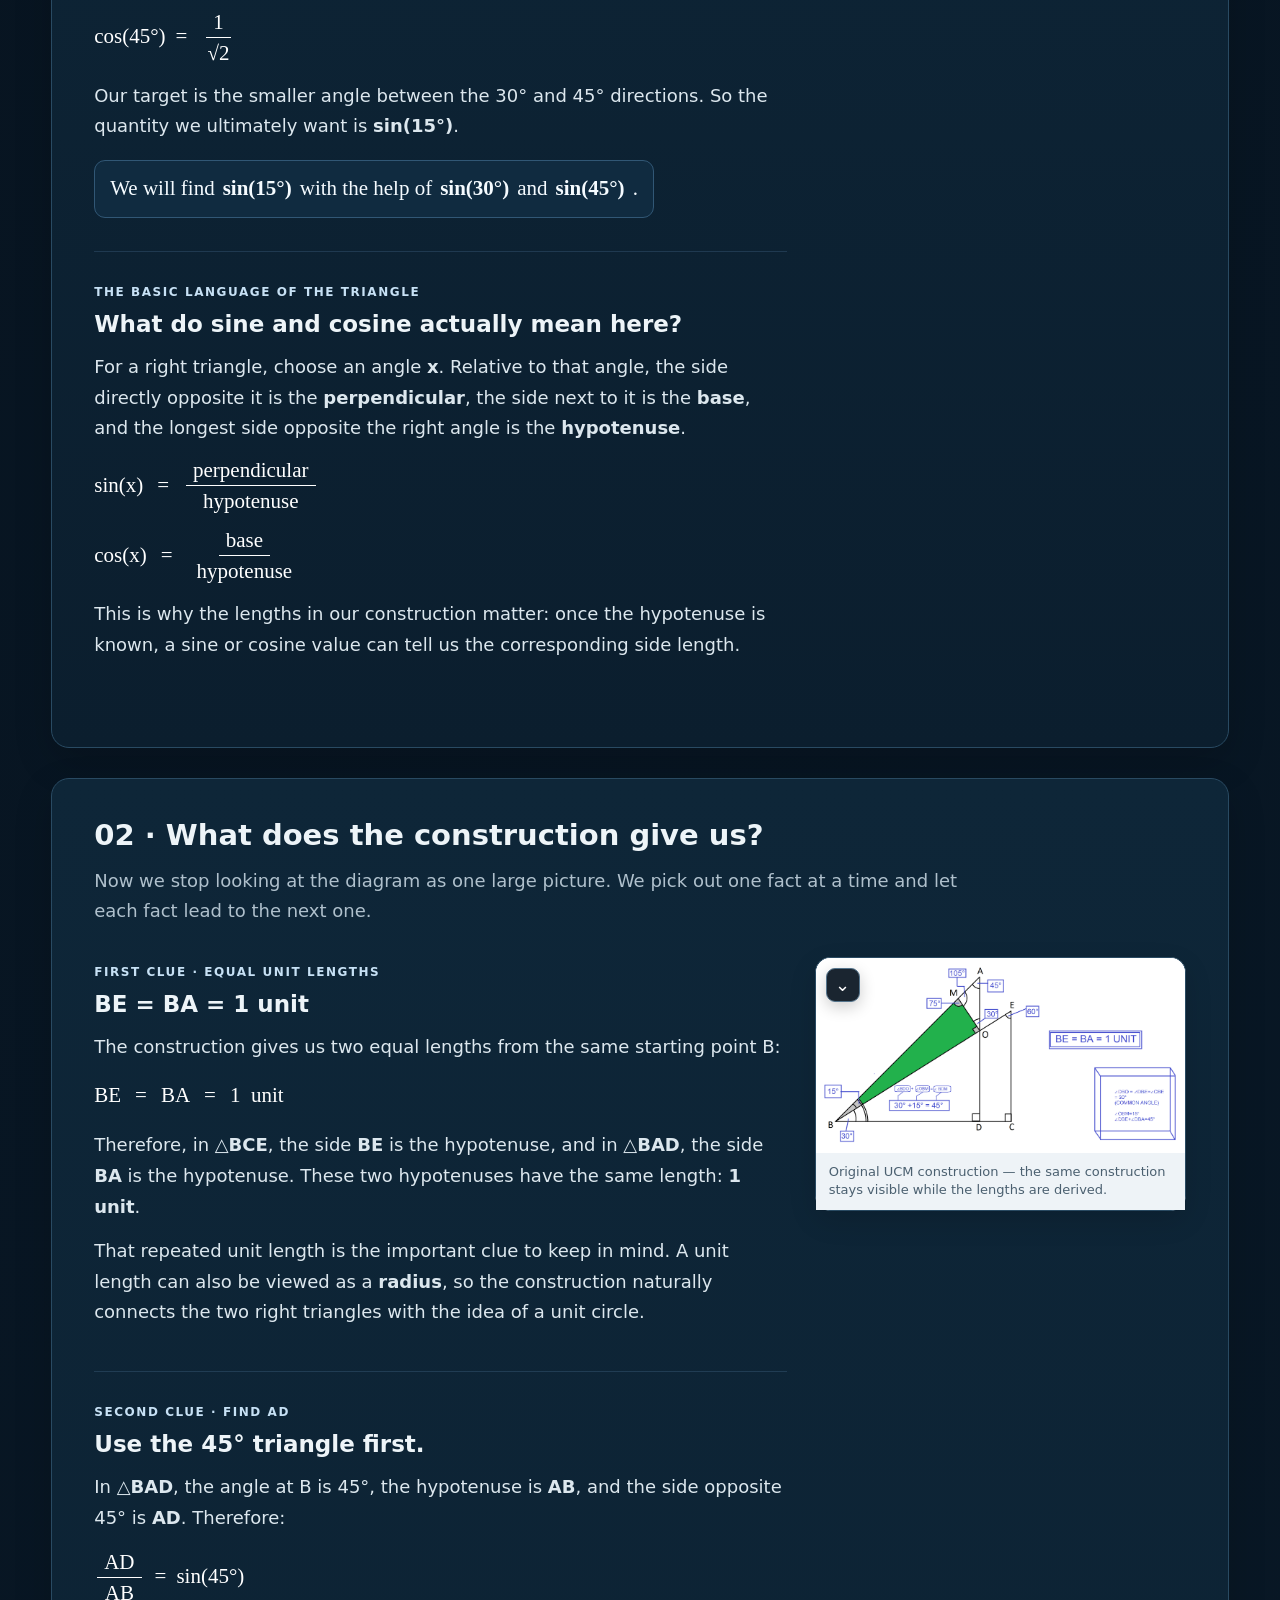
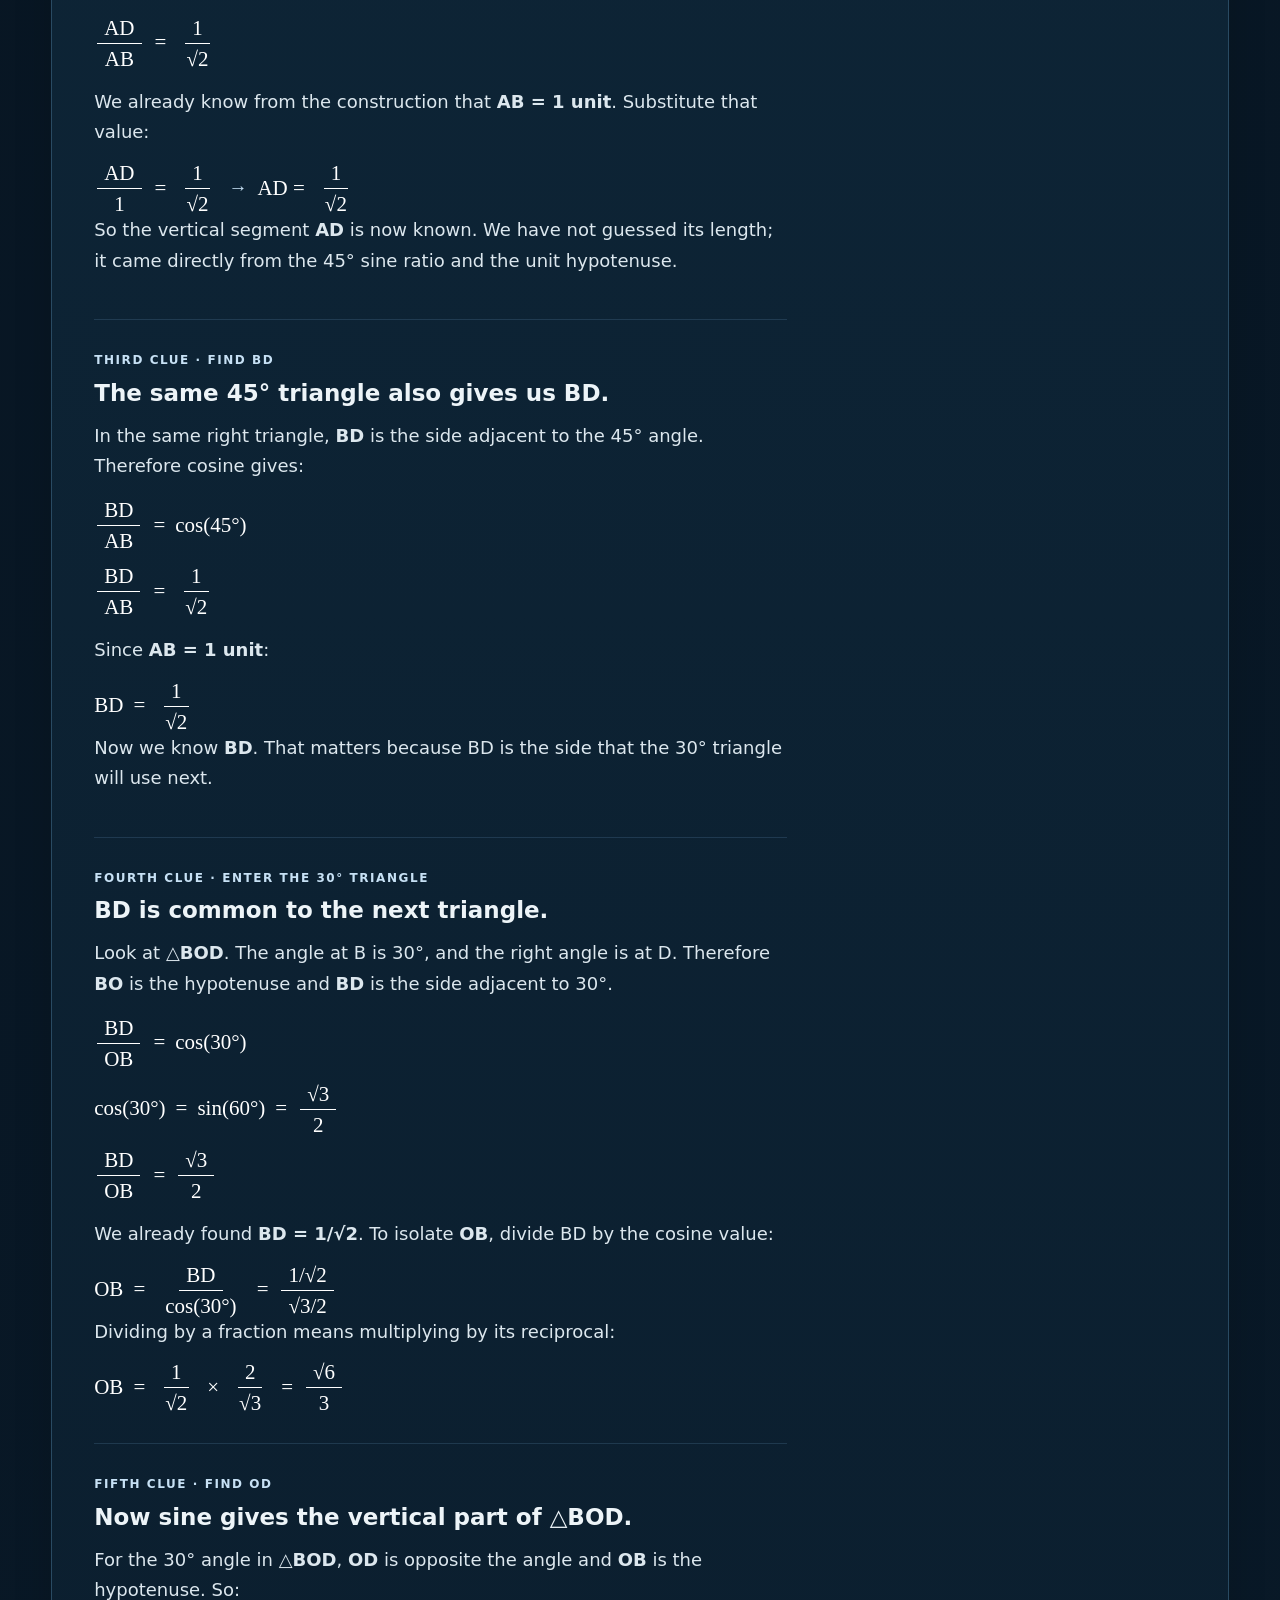
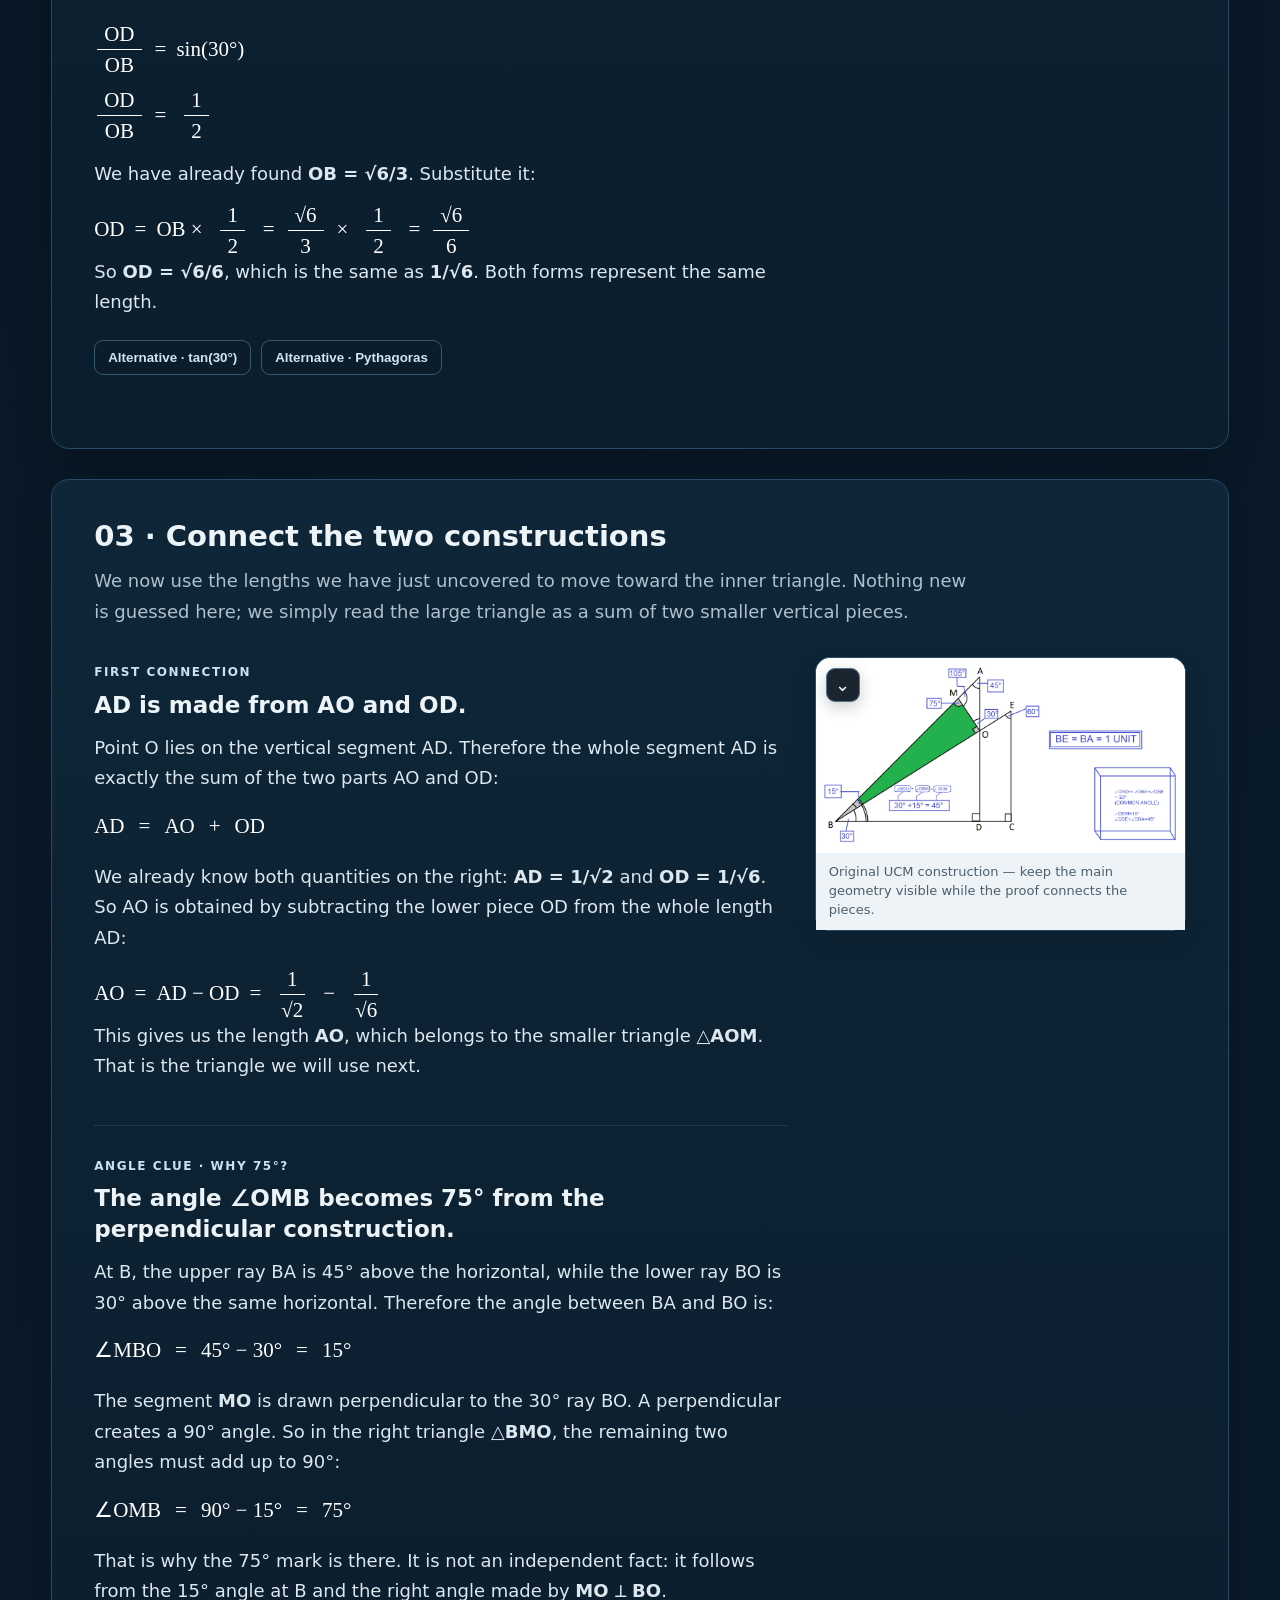
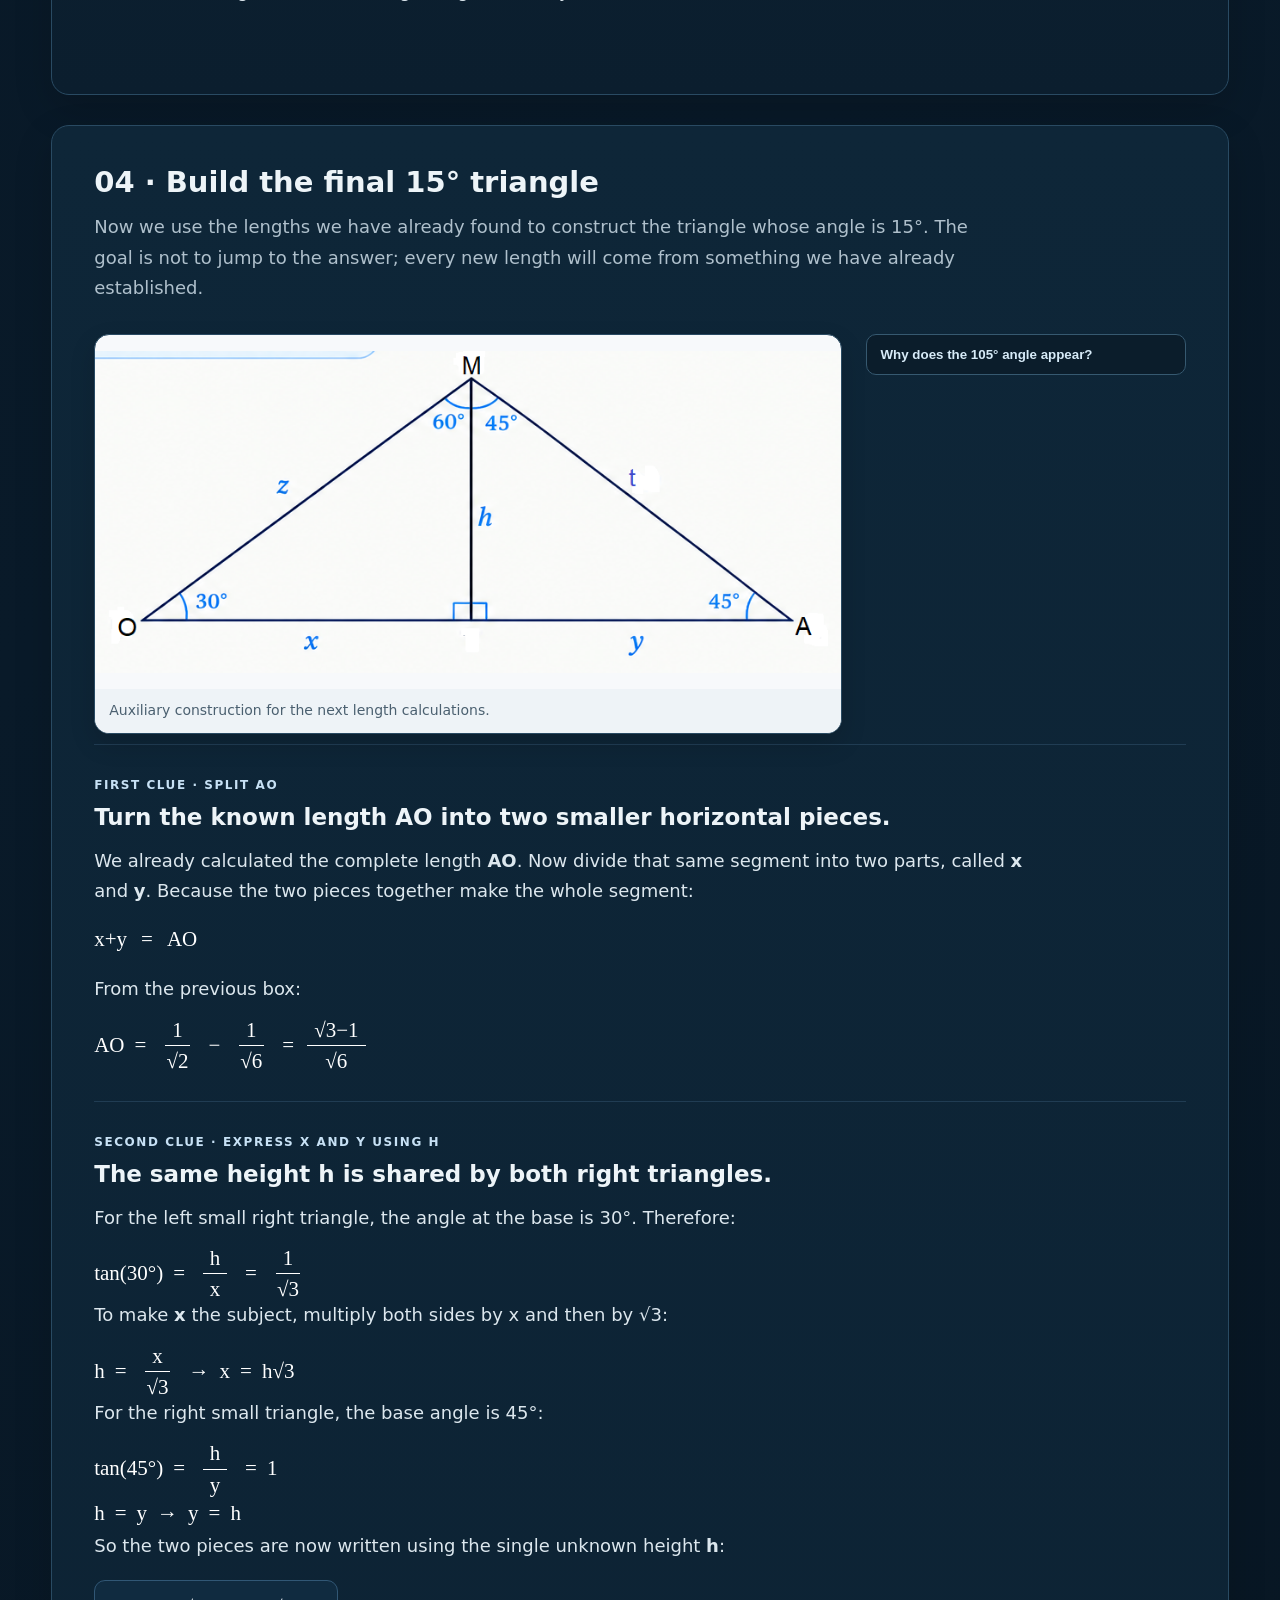
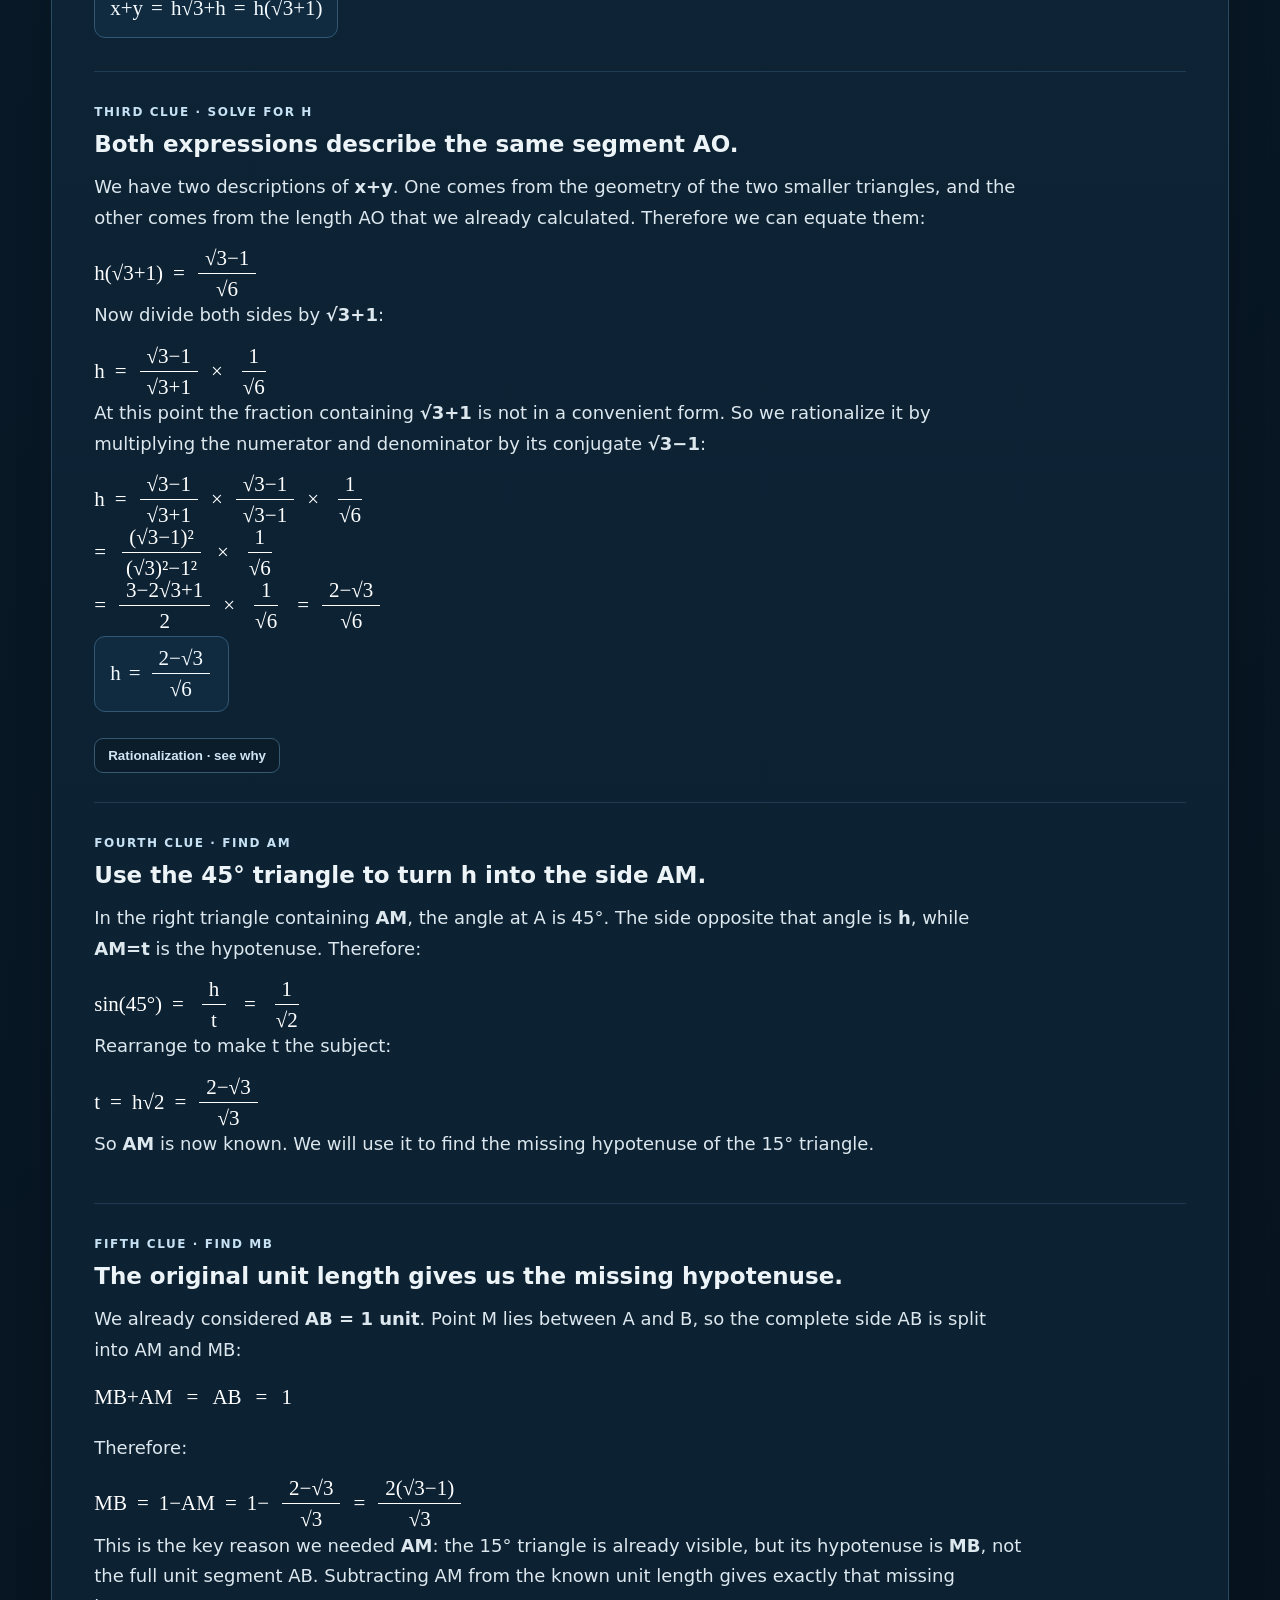
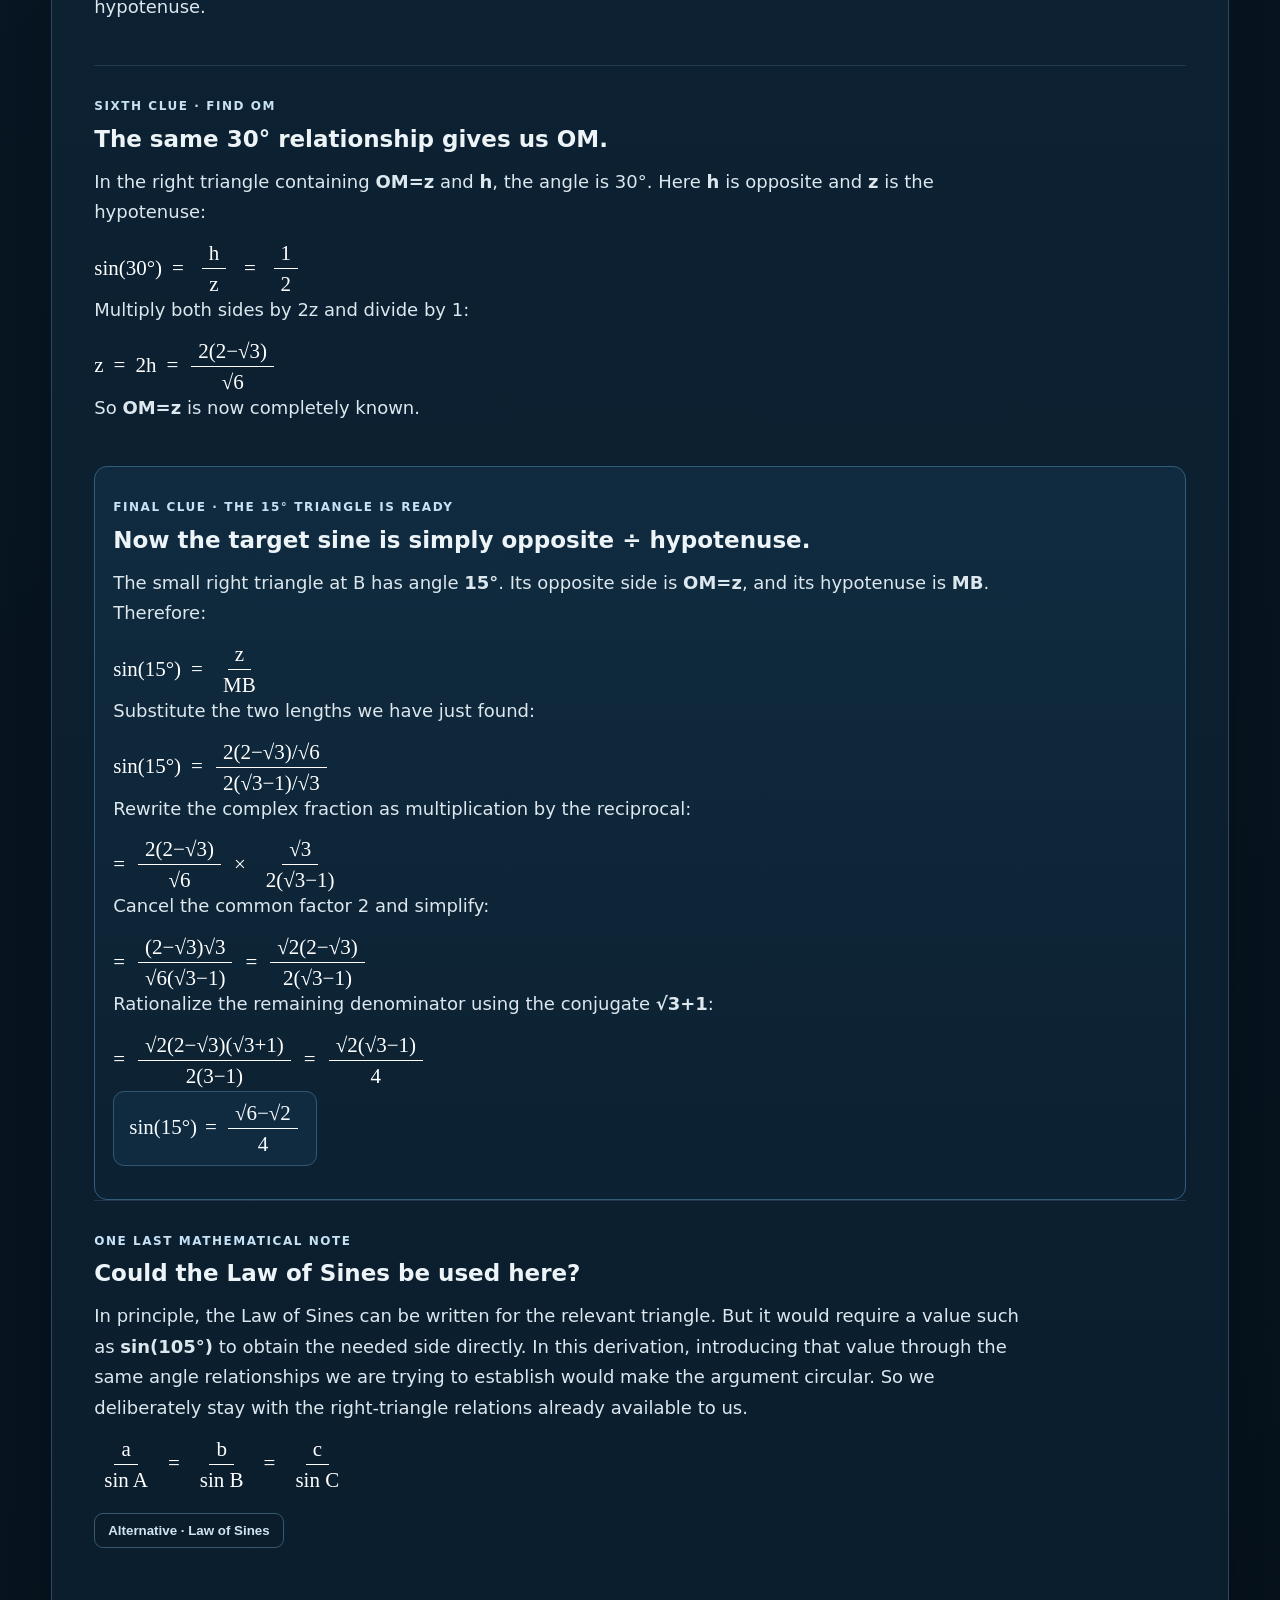
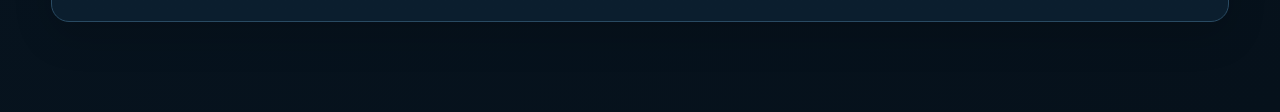
<file: derivations/SD-Angle/more-ways/sin15/index.html>
<!doctype html>
<html lang="en">
<head>
<meta charset="utf-8">
<meta name="viewport" content="width=device-width,initial-scale=1">
<title>More Ways to Derive sin 15°</title>
<style>
:root{
  --bg:#07131f;--bg2:#0a1a28;--panel:#0d2233;--panel2:#10283b;--line:#294a62;
  --text:#edf4f8;--muted:#afc0cc;--accent:#7fb3df;--accent2:#c7e1f5;--soft:#17364d;
  --theme:#7fb3df;--theme-soft:#17364d;--theme-line:#315876;
}
html[data-theme="red"]{--theme:#ef4444;--theme-soft:#4a1618;--theme-line:#8f2d31}
html[data-theme="blue"]{--theme:#3b82f6;--theme-soft:#17355f;--theme-line:#315d9a}
html[data-theme="green"]{--theme:#22c55e;--theme-soft:#173f29;--theme-line:#32794e}
html[data-theme="magenta"]{--theme:#9f1d68;--theme-soft:#431536;--theme-line:#7d2859}
html[data-theme="purple"]{--theme:#8b5cf6;--theme-soft:#30205b;--theme-line:#6542a4}
html[data-theme="wood"]{--theme:#8b5a3c;--theme-soft:#3f2a20;--theme-line:#70503d}

*{box-sizing:border-box}
html{scroll-behavior:smooth}
body{margin:0;background:linear-gradient(145deg,var(--bg),#091a29 58%,#06111b);color:var(--text);font-family:Inter,ui-sans-serif,system-ui,-apple-system,"Segoe UI",sans-serif;line-height:1.7}
.wrap{width:min(1180px,92vw);margin:auto;padding:38px 0 90px}
header{padding:8px 0 25px}.eyebrow{font-size:13px;letter-spacing:.16em;text-transform:uppercase;color:var(--theme);margin-bottom:8px}.title{font-size:clamp(30px,4vw,48px);line-height:1.15;margin:0;font-weight:750}.sub{margin:12px 0 0;color:var(--muted);font-size:17px}
.methods{display:flex;gap:12px;margin:18px 0 34px;flex-wrap:wrap}.method{border:1px solid var(--line);background:#0b1b29;color:var(--text);padding:12px 25px;border-radius:12px;font-size:16px;font-weight:700;cursor:pointer;transition:.2s}.method:hover{border-color:#527b9c}.method.active{background:var(--theme-soft);border-color:var(--theme);box-shadow:0 0 0 1px var(--theme-line) inset}
.section{display:none}.section.active{display:block}
.construction{border:1px solid var(--line);background:#f7f9fb;border-radius:16px;overflow:hidden;box-shadow:0 18px 50px rgba(0,0,0,.24);line-height:0}.construction img{display:block;width:100%;height:auto;aspect-ratio:2048/974;object-fit:contain}
.box{position:relative;margin-top:30px;border:1px solid var(--line);background:linear-gradient(180deg,#0e2638,#0b1e2e);border-radius:18px;padding:38px 42px 44px;box-shadow:0 14px 38px rgba(0,0,0,.16)}
.box h2{margin:0 0 12px;font-size:29px;line-height:1.25}.box-intro{margin:0 0 30px;color:var(--muted);font-size:18px;max-width:880px}
.block{padding:25px 0 29px;border-top:1px solid rgba(127,179,223,.17)}.block:first-of-type{border-top:0;padding-top:0}.block h3{font-size:23px;line-height:1.35;margin:0 0 12px}.block p{font-size:18px;color:#dce7ee;max-width:930px;margin:0 0 14px}.label{display:inline-block;color:var(--accent2);font-size:12px;letter-spacing:.13em;text-transform:uppercase;font-weight:750;margin-bottom:7px}
.math-line{display:flex;flex-wrap:wrap;align-items:center;gap:10px 14px;margin:15px 0 17px;font-family:Georgia,"Times New Roman",serif;font-size:21px;color:#fff}.math-note{color:var(--muted);font-size:16px;margin-top:8px}.eq-stack{display:grid;gap:13px;margin:17px 0}.eq-row{display:flex;align-items:center;flex-wrap:wrap;gap:10px;font-family:Georgia,"Times New Roman",serif;font-size:21px;color:#fff}.eq-arrow{color:var(--accent2);font-family:Inter,sans-serif;font-size:19px}.frac{display:inline-flex;vertical-align:middle;flex-direction:column;align-items:center;justify-content:center;line-height:1.05;margin:0 3px;min-width:34px}.frac .top{padding:0 7px 4px;border-bottom:1.6px solid currentColor}.frac .bottom{padding:4px 7px 0}.power-wrap{display:inline-flex;align-items:flex-start;gap:2px}.power-wrap sup{font-size:.62em;line-height:1;margin-top:-.15em}.big-frac{font-size:22px}.highlight{display:inline-flex;align-items:center;gap:8px;padding:10px 15px;border:1px solid #315775;background:#102b40;border-radius:11px;margin:4px 0;color:#f5fbff;font-family:Georgia,"Times New Roman",serif;font-size:21px}
.clue{margin:18px 0 0;padding:15px 18px;border-left:3px solid var(--theme);background:rgba(30,67,91,.25);border-radius:0 10px 10px 0;color:#dceaf3;font-size:17px}.clue b{color:#fff}
.alt-wrap{margin-top:22px;display:flex;gap:10px;flex-wrap:wrap;align-items:flex-start}.alt-btn{border:1px solid #365970;background:#0b1d2b;color:#cfe5f4;border-radius:9px;padding:9px 13px;font-weight:700;cursor:pointer}.alt-btn:hover{border-color:#76a7ca}.alt-panel{display:none;width:100%;padding:18px 20px;border:1px solid #2a4a60;background:#0a1a28;border-radius:12px}.alt-panel.open{display:block}.alt-panel h4{margin:0 0 8px;font-size:18px}.alt-panel p{font-size:17px;margin-bottom:10px}.alt-panel .eq-row{font-size:20px}
.dtm-empty{border:1px dashed #34546a;border-radius:16px;padding:60px;text-align:center;color:var(--muted);background:#0b1b29}.dtm-empty strong{display:block;color:var(--text);font-size:22px;margin-bottom:8px}

.box4-layout{display:grid;grid-template-columns:minmax(0,1.4fr) minmax(240px,.6fr);gap:24px;align-items:start;margin:4px 0 10px}.box4-image{background:#f7f9fb;border:1px solid var(--line);border-radius:15px;overflow:hidden;box-shadow:0 10px 26px rgba(0,0,0,.14)}.box4-image img{display:block;width:100%;height:auto;aspect-ratio:2048/974;object-fit:contain}.image-caption{padding:10px 14px;color:#4b6070;background:#eef3f7;font-size:14px}.box4-side{position:sticky;top:18px}.deep-btn{width:100%;border:1px solid #365970;background:#0b1d2b;color:#d7ebf8;border-radius:10px;padding:12px 14px;font-weight:750;text-align:left;cursor:pointer}.deep-btn:hover{border-color:#76a7ca}.deep-panel{display:none;margin-top:10px;padding:18px 20px;border:1px solid #2a4a60;background:#0a1a28;border-radius:12px}.deep-panel.open{display:block}.deep-panel h4{margin:0 0 8px;font-size:18px}.deep-panel p{font-size:16px;margin-bottom:10px}.final-step{background:linear-gradient(180deg,#102b40,#0c2131);border:1px solid #345c78;border-radius:13px;padding-left:18px;padding-right:18px}

/* Integrated navigation + user theme picker */
.topbar{position:relative;z-index:10;display:flex;align-items:center;justify-content:space-between;gap:14px;width:min(1180px,92vw);margin:0 auto;padding:18px 0 6px}
.topbar-inner{display:flex;align-items:center;justify-content:space-between;gap:18px;width:100%;padding:11px 12px;border:1px solid rgba(255,255,255,.12);border-radius:15px;background:linear-gradient(180deg,rgba(16,40,59,.92),rgba(7,19,31,.92));box-shadow:0 10px 30px rgba(0,0,0,.18)}
.back-btn{display:inline-flex;align-items:center;gap:8px;border:1px solid var(--theme-line);background:var(--theme-soft);color:#fff;text-decoration:none;padding:9px 15px;border-radius:10px;font-weight:750;white-space:nowrap;transition:.18s;box-shadow:0 5px 16px rgba(0,0,0,.14)}
.back-btn:hover{border-color:var(--theme);transform:translateY(-1px)}
.theme-picker{display:flex;align-items:center;gap:9px;flex-wrap:wrap;justify-content:flex-end;margin-left:auto}
.theme-label{font-size:11px;letter-spacing:.12em;text-transform:uppercase;color:var(--muted);font-weight:800;margin-right:3px}
.theme-swatch{width:27px;height:27px;border-radius:50%;border:2px solid rgba(255,255,255,.48);cursor:pointer;box-shadow:0 2px 8px rgba(0,0,0,.28);transition:.15s;position:relative;padding:0}
.theme-swatch:hover{transform:scale(1.08);border-color:#fff}
.theme-swatch.active{outline:2px solid var(--theme);outline-offset:3px}
.theme-swatch.red{background:#ef4444}.theme-swatch.blue{background:#3b82f6}.theme-swatch.green{background:#22c55e}
.theme-swatch.magenta{background:#9f1d68}.theme-swatch.purple{background:#8b5cf6}.theme-swatch.wood{background:#8b5a3c}
/* Theme scope: only interface accents use --theme. The construction artwork and lesson surfaces remain unchanged. */
@media(max-width:620px){.topbar-inner{align-items:flex-start;flex-direction:column}.theme-picker{justify-content:flex-start}.theme-label{width:100%}}

@media(max-width:820px){.box4-layout{grid-template-columns:1fr}.box4-side{position:static}}
@media(max-width:700px){.wrap{width:min(94vw,1180px);padding-top:24px}.box{padding:28px 22px 34px}.box h2{font-size:25px}.block h3{font-size:21px}.block p{font-size:17px}.math-line,.eq-row{font-size:19px}}

.substep{margin:18px 0;padding:18px 20px;border:1px solid rgba(160,190,220,.14);border-radius:14px;background:rgba(255,255,255,.025)}
.substep .label{display:inline-block;margin-bottom:10px}
.route-note{margin-top:20px;padding:16px 18px;border-left:3px solid rgba(150,190,230,.55);background:rgba(255,255,255,.025)}

.proof-map{margin:18px 0 26px;padding:14px 16px;border:1px solid var(--line);background:rgba(13,34,51,.78);border-radius:14px;box-shadow:0 10px 28px rgba(0,0,0,.12)}
.proof-map-head{display:flex;align-items:center;justify-content:space-between;gap:12px;margin-bottom:11px}
.proof-map-title{font-size:12px;letter-spacing:.13em;text-transform:uppercase;color:var(--accent2);font-weight:800}
.proof-map-note{font-size:13px;color:var(--muted)}
.proof-steps{display:grid;grid-template-columns:repeat(4,minmax(0,1fr));gap:8px}
.proof-step{position:relative;border:1px solid #294a62;background:#0a1b29;color:#cfe2ee;border-radius:10px;padding:10px 11px;text-align:left;cursor:pointer;min-height:62px;transition:.18s}
.proof-step:hover{border-color:#76a7ca;background:#10283a}
.proof-step.active{border-color:var(--theme);background:var(--theme-soft);box-shadow:0 0 0 1px var(--theme-line) inset}
.proof-step-num{display:block;font-size:11px;color:var(--accent2);font-weight:800;letter-spacing:.08em;margin-bottom:3px}
.proof-step-label{display:block;font-size:14px;font-weight:750;line-height:1.25}
@media(max-width:700px){.proof-map-head{align-items:flex-start;flex-direction:column;gap:2px}.proof-steps{grid-template-columns:repeat(2,minmax(0,1fr))}.proof-step{min-height:58px}}


.explanation-layout{display:grid;grid-template-columns:minmax(0,1fr) minmax(250px,34%);gap:28px;align-items:start}
.explanation-main{min-width:0}
.explanation-side{position:sticky;top:18px;background:#f7f9fb;border:1px solid var(--line);border-radius:15px;overflow:visible;box-shadow:0 10px 28px rgba(0,0,0,.12);z-index:2}
.side-image-viewport{position:relative;max-height:64vh;overflow:auto;border-radius:15px 15px 0 0;scroll-behavior:smooth;background:#f7f9fb}
.side-image-viewport::-webkit-scrollbar{width:8px;height:8px}.side-image-viewport::-webkit-scrollbar-thumb{background:#9bb1c0;border-radius:8px}.side-image-viewport::-webkit-scrollbar-track{background:#e8eef2}
.side-image{display:block;width:var(--side-img-width,100%);max-width:none;height:auto;margin:0 auto;cursor:zoom-in;user-select:none;-webkit-user-drag:none;transition:width .18s ease,opacity .18s ease}
.side-image-tools{position:absolute;top:10px;left:10px;z-index:5;display:flex;align-items:flex-start;gap:7px}
.side-size-toggle,.side-image-close{width:34px;height:34px;border:1px solid #54748c;background:rgba(7,19,31,.92);color:#fff;border-radius:9px;font-size:18px;line-height:1;cursor:pointer;box-shadow:0 5px 16px rgba(0,0,0,.2)}
.side-size-toggle:hover,.side-image-close:hover{border-color:#8ab7d6;background:#10283a}
.side-size-panel{display:none;align-items:center;gap:7px;padding:6px 8px;border:1px solid #54748c;background:rgba(7,19,31,.94);border-radius:9px;box-shadow:0 5px 16px rgba(0,0,0,.2)}
.side-size-panel.open{display:flex}.side-size-panel input{width:100px;accent-color:#7fb3df}.side-size-value{min-width:42px;color:#d7ebf8;font-size:12px;font-weight:750;text-align:center}
.side-image-close{position:absolute;top:10px;right:10px;display:none;font-size:22px;z-index:20}.explanation-side.enlarged .side-image-close{display:block;position:absolute}
.side-undo{display:none;width:100%;border:0;border-top:1px solid #294a62;background:#0b1d2b;color:#d7ebf8;padding:11px 14px;font-weight:750;cursor:pointer;border-radius:0 0 15px 15px}.side-undo:hover{background:#10283a}
.explanation-side.image-hidden .side-image-viewport{display:none}.explanation-side.image-hidden .side-undo{display:block}
.explanation-side .image-caption{padding:10px 13px;color:#4b6070;background:#eef3f7;font-size:13px;line-height:1.45}
.explanation-side.image-hidden .image-caption{border-radius:15px 15px 0 0}
@media(max-width:900px){.explanation-layout{grid-template-columns:minmax(0,1fr) minmax(210px,31%);gap:20px}}
@media(max-width:700px){.explanation-layout{grid-template-columns:1fr}.explanation-side{position:static;max-width:520px;margin:0 auto;width:100%}.side-image-viewport{max-height:58vh}}

</style>
</head>
<body>

<nav class="topbar" aria-label="More Ways navigation and theme">
  <div class="topbar-inner">
    <a class="back-btn" href="../../../index.html">← Back to TRIGLAB</a>
    <div class="theme-picker" aria-label="Choose page color">
      <span class="theme-label">COLOR</span>
      <button class="theme-swatch red" type="button" data-theme-choice="red" title="Red" aria-label="Red theme"></button>
      <button class="theme-swatch blue" type="button" data-theme-choice="blue" title="Blue" aria-label="Blue theme"></button>
      <button class="theme-swatch green" type="button" data-theme-choice="green" title="Green" aria-label="Green theme"></button>
      <button class="theme-swatch magenta" type="button" data-theme-choice="magenta" title="Dark magenta" aria-label="Dark magenta theme"></button>
      <button class="theme-swatch purple" type="button" data-theme-choice="purple" title="Purple" aria-label="Purple theme"></button>
      <button class="theme-swatch wood" type="button" data-theme-choice="wood" title="Dark wood" aria-label="Dark wood theme"></button>
    </div>
  </div>
</nav>

<main class="wrap">
<header>
  <div class="eyebrow">Angle Derivation Lab</div>
  <h1 class="title">Angle Sum &amp; Angle Difference</h1>
  <p class="sub">Choose a method and follow the construction before we turn it into equations.</p>
</header>
<nav class="methods" aria-label="Derivation methods">
  <button class="method active" data-target="ucm">Unit Circle Method (UCM)</button>
  <button class="method" data-target="dtm">Dual Triangle Method (DTM)</button>
</nav>

<section id="ucm" class="section active">
  <div class="construction">
    <img src="assets/ucm/master-construction.png" alt="Unit Circle Method construction supplied by the user">
  </div>

  <div class="proof-map" aria-label="UCM proof map">
    <div class="proof-map-head"><span class="proof-map-title">Proof map · UCM</span><span class="proof-map-note">Jump to any stage</span></div>
    <div class="proof-steps">
      <button class="proof-step active" data-jump="ucm-box1"><span class="proof-step-num">01</span><span class="proof-step-label">Known values</span></button>
      <button class="proof-step" data-jump="ucm-box2"><span class="proof-step-num">02</span><span class="proof-step-label">Build the lengths</span></button>
      <button class="proof-step" data-jump="ucm-box3"><span class="proof-step-num">03</span><span class="proof-step-label">Split the geometry</span></button>
      <button class="proof-step" data-jump="ucm-box4"><span class="proof-step-num">04</span><span class="proof-step-label">Triangle OMA</span></button>
    </div>
  </div>

  <section class="box" id="ucm-box1">
    <h2>01 · What do we already know?</h2>
    <p class="box-intro">Before calculating anything, collect the facts that are already known. We will use these known trigonometric values to reach the smaller 15° angle.</p>
    <div class="explanation-layout">
      <div class="explanation-main">

    <div class="block">
      <span class="label">Known values</span>
      <h3>The 30° and 45° angles give us four values we can use immediately.</h3>
      <div class="eq-stack">
        <div class="eq-row"><span>sin(30°)</span><span>=</span><span class="frac"><span class="top">1</span><span class="bottom">2</span></span></div>
        <div class="eq-row"><span>sin(45°)</span><span>=</span><span class="frac"><span class="top">1</span><span class="bottom">√2</span></span></div>
        <div class="eq-row"><span>cos(30°)</span><span>=</span><span class="frac"><span class="top">√3</span><span class="bottom">2</span></span></div>
        <div class="eq-row"><span>cos(45°)</span><span>=</span><span class="frac"><span class="top">1</span><span class="bottom">√2</span></span></div>
      </div>
      <p>Our target is the smaller angle between the 30° and 45° directions. So the quantity we ultimately want is <b>sin(15°)</b>.</p>
      <div class="highlight">We will find <b>sin(15°)</b> with the help of <b>sin(30°)</b> and <b>sin(45°)</b>.</div>
    </div>

    <div class="block">
      <span class="label">The basic language of the triangle</span>
      <h3>What do sine and cosine actually mean here?</h3>
      <p>For a right triangle, choose an angle <b>x</b>. Relative to that angle, the side directly opposite it is the <b>perpendicular</b>, the side next to it is the <b>base</b>, and the longest side opposite the right angle is the <b>hypotenuse</b>.</p>
      <div class="math-line"><span>sin(x)</span><span>=</span><span class="frac"><span class="top">perpendicular</span><span class="bottom">hypotenuse</span></span></div>
      <div class="math-line"><span>cos(x)</span><span>=</span><span class="frac"><span class="top">base</span><span class="bottom">hypotenuse</span></span></div>
      <p class="math-note">This is why the lengths in our construction matter: once the hypotenuse is known, a sine or cosine value can tell us the corresponding side length.</p>
    </div>
  
      </div>
    <aside class="explanation-side" data-side-image>
      <div class="side-image-viewport">
        <div class="side-image-tools">
          <button class="side-size-toggle" type="button" aria-label="Adjust image size" title="Adjust image size">⌄</button>
          <div class="side-size-panel" aria-hidden="true">
            <input class="side-size-range" type="range" min="50" max="1000" value="100" step="5" aria-label="Image size">
            <span class="side-size-value">100%</span>
          </div>
        </div>
        <img class="side-image" src="assets/ucm/master-construction.png" alt="Original UCM construction" draggable="false">
      </div>
      <button class="side-image-close" type="button" aria-label="Return image to default size" title="Return to default size">×</button>
      <button class="side-undo" type="button">Undo · show image</button>
      <div class="image-caption">Original UCM construction — kept visible beside the explanation so the geometry stays in view.</div>
    </aside>
    </div></section>

  <section class="box" id="ucm-box2">
    <h2>02 · What does the construction give us?</h2>
    <p class="box-intro">Now we stop looking at the diagram as one large picture. We pick out one fact at a time and let each fact lead to the next one.</p>
    <div class="explanation-layout">
      <div class="explanation-main">

    <div class="block">
      <span class="label">First clue · equal unit lengths</span>
      <h3>BE = BA = 1 unit</h3>
      <p>The construction gives us two equal lengths from the same starting point B:</p>
      <div class="math-line"><span>BE</span><span>=</span><span>BA</span><span>=</span><span>1&nbsp; unit</span></div>
      <p>Therefore, in <b>△BCE</b>, the side <b>BE</b> is the hypotenuse, and in <b>△BAD</b>, the side <b>BA</b> is the hypotenuse. These two hypotenuses have the same length: <b>1 unit</b>.</p>
      <p>That repeated unit length is the important clue to keep in mind. A unit length can also be viewed as a <b>radius</b>, so the construction naturally connects the two right triangles with the idea of a unit circle.</p>
    </div>

    <div class="block">
      <span class="label">Second clue · find AD</span>
      <h3>Use the 45° triangle first.</h3>
      <p>In <b>△BAD</b>, the angle at B is 45°, the hypotenuse is <b>AB</b>, and the side opposite 45° is <b>AD</b>. Therefore:</p>
      <div class="eq-stack">
        <div class="eq-row"><span class="frac"><span class="top">AD</span><span class="bottom">AB</span></span><span>=</span><span>sin(45°)</span></div>
        <div class="eq-row"><span class="frac"><span class="top">AD</span><span class="bottom">AB</span></span><span>=</span><span class="frac"><span class="top">1</span><span class="bottom">√2</span></span></div>
      </div>
      <p>We already know from the construction that <b>AB = 1 unit</b>. Substitute that value:</p>
      <div class="eq-row"><span class="frac"><span class="top">AD</span><span class="bottom">1</span></span><span>=</span><span class="frac"><span class="top">1</span><span class="bottom">√2</span></span><span class="eq-arrow">→</span><span>AD = </span><span class="frac"><span class="top">1</span><span class="bottom">√2</span></span></div>
      <p>So the vertical segment <b>AD</b> is now known. We have not guessed its length; it came directly from the 45° sine ratio and the unit hypotenuse.</p>
    </div>

    <div class="block">
      <span class="label">Third clue · find BD</span>
      <h3>The same 45° triangle also gives us BD.</h3>
      <p>In the same right triangle, <b>BD</b> is the side adjacent to the 45° angle. Therefore cosine gives:</p>
      <div class="eq-stack">
        <div class="eq-row"><span class="frac"><span class="top">BD</span><span class="bottom">AB</span></span><span>=</span><span>cos(45°)</span></div>
        <div class="eq-row"><span class="frac"><span class="top">BD</span><span class="bottom">AB</span></span><span>=</span><span class="frac"><span class="top">1</span><span class="bottom">√2</span></span></div>
      </div>
      <p>Since <b>AB = 1 unit</b>:</p>
      <div class="eq-row"><span>BD</span><span>=</span><span class="frac"><span class="top">1</span><span class="bottom">√2</span></span></div>
      <p>Now we know <b>BD</b>. That matters because BD is the side that the 30° triangle will use next.</p>
    </div>

    <div class="block">
      <span class="label">Fourth clue · enter the 30° triangle</span>
      <h3>BD is common to the next triangle.</h3>
      <p>Look at <b>△BOD</b>. The angle at B is 30°, and the right angle is at D. Therefore <b>BO</b> is the hypotenuse and <b>BD</b> is the side adjacent to 30°.</p>
      <div class="eq-stack">
        <div class="eq-row"><span class="frac"><span class="top">BD</span><span class="bottom">OB</span></span><span>=</span><span>cos(30°)</span></div>
        <div class="eq-row"><span>cos(30°)</span><span>=</span><span>sin(60°)</span><span>=</span><span class="frac"><span class="top">√3</span><span class="bottom">2</span></span></div>
        <div class="eq-row"><span class="frac"><span class="top">BD</span><span class="bottom">OB</span></span><span>=</span><span class="frac"><span class="top">√3</span><span class="bottom">2</span></span></div>
      </div>
      <p>We already found <b>BD = 1/√2</b>. To isolate <b>OB</b>, divide BD by the cosine value:</p>
      <div class="eq-row"><span>OB</span><span>=</span><span class="frac"><span class="top">BD</span><span class="bottom">cos(30°)</span></span><span>=</span><span class="frac"><span class="top">1/√2</span><span class="bottom">√3/2</span></span></div>
      <p>Dividing by a fraction means multiplying by its reciprocal:</p>
      <div class="eq-row"><span>OB</span><span>=</span><span class="frac"><span class="top">1</span><span class="bottom">√2</span></span><span>×</span><span class="frac"><span class="top">2</span><span class="bottom">√3</span></span><span>=</span><span class="frac"><span class="top">√6</span><span class="bottom">3</span></span></div>
    </div>

    <div class="block">
      <span class="label">Fifth clue · find OD</span>
      <h3>Now sine gives the vertical part of △BOD.</h3>
      <p>For the 30° angle in <b>△BOD</b>, <b>OD</b> is opposite the angle and <b>OB</b> is the hypotenuse. So:</p>
      <div class="eq-stack">
        <div class="eq-row"><span class="frac"><span class="top">OD</span><span class="bottom">OB</span></span><span>=</span><span>sin(30°)</span></div>
        <div class="eq-row"><span class="frac"><span class="top">OD</span><span class="bottom">OB</span></span><span>=</span><span class="frac"><span class="top">1</span><span class="bottom">2</span></span></div>
      </div>
      <p>We have already found <b>OB = √6/3</b>. Substitute it:</p>
      <div class="eq-row"><span>OD</span><span>=</span><span>OB × </span><span class="frac"><span class="top">1</span><span class="bottom">2</span></span><span>=</span><span class="frac"><span class="top">√6</span><span class="bottom">3</span></span><span>×</span><span class="frac"><span class="top">1</span><span class="bottom">2</span></span><span>=</span><span class="frac"><span class="top">√6</span><span class="bottom">6</span></span></div>
      <p>So <b>OD = √6/6</b>, which is the same as <b>1/√6</b>. Both forms represent the same length.</p>
      <div class="alt-wrap">
        <button class="alt-btn" data-alt="tan">Alternative · tan(30°)</button>
        <button class="alt-btn" data-alt="pyth">Alternative · Pythagoras</button>
        <div class="alt-panel" id="alt-tan">
          <h4>Alternative route: use tan(30°)</h4>
          <p>In △BOD, relative to 30°, OD is opposite and BD is adjacent:</p>
          <div class="eq-row"><span>tan(30°)</span><span>=</span><span class="frac"><span class="top">OD</span><span class="bottom">BD</span></span><span>=</span><span class="frac"><span class="top">1</span><span class="bottom">√3</span></span></div>
          <div class="eq-row"><span>OD</span><span>=</span><span>BD × </span><span class="frac"><span class="top">1</span><span class="bottom">√3</span></span><span>=</span><span class="frac"><span class="top">1</span><span class="bottom">√2</span></span><span>×</span><span class="frac"><span class="top">1</span><span class="bottom">√3</span></span><span>=</span><span class="frac"><span class="top">1</span><span class="bottom">√6</span></span></div>
        </div>
        <div class="alt-panel" id="alt-pyth">
          <h4>Alternative route: use Pythagoras</h4>
          <p>△BOD is right-angled at D, so the hypotenuse is OB. Therefore:</p>
          <div class="eq-row"><span>OB²</span><span>=</span><span>BD² + OD²</span></div>
          <div class="eq-row"><span>OD²</span><span>=</span><span>OB² − BD²</span></div>
          <div class="eq-row"><span>OD²</span><span>=</span><span class="power-wrap"><span>(</span><span class="frac"><span class="top">√6</span><span class="bottom">3</span></span><span>)</span><sup>2</sup></span><span>−</span><span class="power-wrap"><span>(</span><span class="frac"><span class="top">1</span><span class="bottom">√2</span></span><span>)</span><sup>2</sup></span></div>
          <div class="eq-row"><span>OD²</span><span>=</span><span class="frac"><span class="top">(√6)²</span><span class="bottom">3²</span></span><span>−</span><span class="frac"><span class="top">1²</span><span class="bottom">(√2)²</span></span></div>
          <div class="eq-row"><span>OD²</span><span>=</span><span class="frac"><span class="top">6</span><span class="bottom">9</span></span><span>−</span><span class="frac"><span class="top">1</span><span class="bottom">2</span></span><span>=</span><span class="frac"><span class="top">2</span><span class="bottom">3</span></span><span>−</span><span class="frac"><span class="top">1</span><span class="bottom">2</span></span><span>=</span><span class="frac"><span class="top">1</span><span class="bottom">6</span></span></div>
          <div class="eq-row"><span>OD</span><span>=</span><span>√</span><span class="frac"><span class="top">1</span><span class="bottom">6</span></span><span>=</span><span class="frac"><span class="top">1</span><span class="bottom">√6</span></span></div>
        </div>
      </div>
    </div>
  
      </div>
    <aside class="explanation-side" data-side-image>
      <div class="side-image-viewport">
        <div class="side-image-tools">
          <button class="side-size-toggle" type="button" aria-label="Adjust image size" title="Adjust image size">⌄</button>
          <div class="side-size-panel" aria-hidden="true">
            <input class="side-size-range" type="range" min="50" max="1000" value="100" step="5" aria-label="Image size">
            <span class="side-size-value">100%</span>
          </div>
        </div>
        <img class="side-image" src="assets/ucm/master-construction.png" alt="Original UCM construction" draggable="false">
      </div>
      <button class="side-image-close" type="button" aria-label="Return image to default size" title="Return to default size">×</button>
      <button class="side-undo" type="button">Undo · show image</button>
      <div class="image-caption">Original UCM construction — the same construction stays visible while the lengths are derived.</div>
    </aside>
    </div></section>

  <section class="box" id="ucm-box3">
    <h2>03 · Connect the two constructions</h2>
    <p class="box-intro">We now use the lengths we have just uncovered to move toward the inner triangle. Nothing new is guessed here; we simply read the large triangle as a sum of two smaller vertical pieces.</p>
    <div class="explanation-layout">
      <div class="explanation-main">

    <div class="block">
      <span class="label">First connection</span>
      <h3>AD is made from AO and OD.</h3>
      <p>Point O lies on the vertical segment AD. Therefore the whole segment AD is exactly the sum of the two parts AO and OD:</p>
      <div class="math-line"><span>AD</span><span>=</span><span>AO</span><span>+</span><span>OD</span></div>
      <p>We already know both quantities on the right: <b>AD = 1/√2</b> and <b>OD = 1/√6</b>. So AO is obtained by subtracting the lower piece OD from the whole length AD:</p>
      <div class="eq-row"><span>AO</span><span>=</span><span>AD − OD</span><span>=</span><span class="frac"><span class="top">1</span><span class="bottom">√2</span></span><span>−</span><span class="frac"><span class="top">1</span><span class="bottom">√6</span></span></div>
      <p>This gives us the length <b>AO</b>, which belongs to the smaller triangle <b>△AOM</b>. That is the triangle we will use next.</p>
    </div>

    <div class="block">
      <span class="label">Angle clue · why 75°?</span>
      <h3>The angle ∠OMB becomes 75° from the perpendicular construction.</h3>
      <p>At B, the upper ray BA is 45° above the horizontal, while the lower ray BO is 30° above the same horizontal. Therefore the angle between BA and BO is:</p>
      <div class="math-line"><span>∠MBO</span><span>=</span><span>45° − 30°</span><span>=</span><span>15°</span></div>
      <p>The segment <b>MO</b> is drawn perpendicular to the 30° ray BO. A perpendicular creates a 90° angle. So in the right triangle <b>△BMO</b>, the remaining two angles must add up to 90°:</p>
      <div class="math-line"><span>∠OMB</span><span>=</span><span>90° − 15°</span><span>=</span><span>75°</span></div>
      <p>That is why the 75° mark is there. It is not an independent fact: it follows from the 15° angle at B and the right angle made by <b>MO ⟂ BO</b>.</p>
    </div>
  
      </div>
    <aside class="explanation-side" data-side-image>
      <div class="side-image-viewport">
        <div class="side-image-tools">
          <button class="side-size-toggle" type="button" aria-label="Adjust image size" title="Adjust image size">⌄</button>
          <div class="side-size-panel" aria-hidden="true">
            <input class="side-size-range" type="range" min="50" max="1000" value="100" step="5" aria-label="Image size">
            <span class="side-size-value">100%</span>
          </div>
        </div>
        <img class="side-image" src="assets/ucm/master-construction.png" alt="Original UCM construction" draggable="false">
      </div>
      <button class="side-image-close" type="button" aria-label="Return image to default size" title="Return to default size">×</button>
      <button class="side-undo" type="button">Undo · show image</button>
      <div class="image-caption">Original UCM construction — keep the main geometry visible while the proof connects the pieces.</div>
    </aside>
    </div></section>

  <section class="box box4" id="ucm-box4">
    <h2>04 · Build the final 15° triangle</h2>
    <p class="box-intro">Now we use the lengths we have already found to construct the triangle whose angle is 15°. The goal is not to jump to the answer; every new length will come from something we have already established.</p>

    <div class="box4-layout">
      <div class="box4-image">
        <img src="assets/ucm/box4-triangle.png" alt="Auxiliary triangle construction with D, N, T and A, labelled z, h, x, y and m">
        <div class="image-caption">Auxiliary construction for the next length calculations.</div>
      </div>
      <div class="box4-side">
        <button class="deep-btn" data-deep="angles105">Why does the 105° angle appear?</button>
        <div class="deep-panel" id="deep-angles105">
          <h4>Deep look · where does 105° come from?</h4>
          <p>There are two useful ways to see the same angle. First, the 30° ray is perpendicular to the line that reaches M, so the corresponding angle made with the horizontal is <b>60°</b>. At M, the other ray is the 45° side. Therefore the large angle is simply the two visible pieces together:</p>
          <div class="eq-row"><span>105°</span><span>=</span><span>60°+45°</span></div>
          <p>There is also a triangle-angle check. In △OAM, the angle at O is <b>30°</b> and the angle at A is <b>45°</b>. Since the three interior angles of a triangle add to 180°:</p>
          <div class="eq-row"><span>∠OMA</span><span>=</span><span>180°−30°−45°</span><span>=</span><span>105°</span></div>
          <p>So the 105° mark is not an assumed value. Both pieces of geometry point to the same angle.</p>
        </div>
      </div>
    </div>

    <div class="block">
      <span class="label">First clue · split AO</span>
      <h3>Turn the known length AO into two smaller horizontal pieces.</h3>
      <p>We already calculated the complete length <b>AO</b>. Now divide that same segment into two parts, called <b>x</b> and <b>y</b>. Because the two pieces together make the whole segment:</p>
      <div class="math-line"><span>x+y</span><span>=</span><span>AO</span></div>
      <p>From the previous box:</p>
      <div class="eq-row"><span>AO</span><span>=</span><span class="frac"><span class="top">1</span><span class="bottom">√2</span></span><span>−</span><span class="frac"><span class="top">1</span><span class="bottom">√6</span></span><span>=</span><span class="frac"><span class="top">√3−1</span><span class="bottom">√6</span></span></div>
    </div>

    <div class="block">
      <span class="label">Second clue · express x and y using h</span>
      <h3>The same height h is shared by both right triangles.</h3>
      <p>For the left small right triangle, the angle at the base is 30°. Therefore:</p>
      <div class="eq-row"><span>tan(30°)</span><span>=</span><span class="frac"><span class="top">h</span><span class="bottom">x</span></span><span>=</span><span class="frac"><span class="top">1</span><span class="bottom">√3</span></span></div>
      <p>To make <b>x</b> the subject, multiply both sides by x and then by √3:</p>
      <div class="eq-row"><span>h</span><span>=</span><span class="frac"><span class="top">x</span><span class="bottom">√3</span></span><span>→</span><span>x</span><span>=</span><span>h√3</span></div>
      <p>For the right small triangle, the base angle is 45°:</p>
      <div class="eq-row"><span>tan(45°)</span><span>=</span><span class="frac"><span class="top">h</span><span class="bottom">y</span></span><span>=</span><span>1</span></div>
      <div class="eq-row"><span>h</span><span>=</span><span>y</span><span>→</span><span>y</span><span>=</span><span>h</span></div>
      <p>So the two pieces are now written using the single unknown height <b>h</b>:</p>
      <div class="highlight"><span>x+y</span><span>=</span><span>h√3+h</span><span>=</span><span>h(√3+1)</span></div>
    </div>

    <div class="block">
      <span class="label">Third clue · solve for h</span>
      <h3>Both expressions describe the same segment AO.</h3>
      <p>We have two descriptions of <b>x+y</b>. One comes from the geometry of the two smaller triangles, and the other comes from the length AO that we already calculated. Therefore we can equate them:</p>
      <div class="eq-row"><span>h(√3+1)</span><span>=</span><span class="frac"><span class="top">√3−1</span><span class="bottom">√6</span></span></div>
      <p>Now divide both sides by <b>√3+1</b>:</p>
      <div class="eq-row"><span>h</span><span>=</span><span class="frac"><span class="top">√3−1</span><span class="bottom">√3+1</span></span><span>×</span><span class="frac"><span class="top">1</span><span class="bottom">√6</span></span></div>
      <p>At this point the fraction containing <b>√3+1</b> is not in a convenient form. So we rationalize it by multiplying the numerator and denominator by its conjugate <b>√3−1</b>:</p>
      <div class="eq-row"><span>h</span><span>=</span><span class="frac"><span class="top">√3−1</span><span class="bottom">√3+1</span></span><span>×</span><span class="frac"><span class="top">√3−1</span><span class="bottom">√3−1</span></span><span>×</span><span class="frac"><span class="top">1</span><span class="bottom">√6</span></span></div>
      <div class="eq-row"><span>=</span><span class="frac"><span class="top">(√3−1)²</span><span class="bottom">(√3)²−1²</span></span><span>×</span><span class="frac"><span class="top">1</span><span class="bottom">√6</span></span></div>
      <div class="eq-row"><span>=</span><span class="frac"><span class="top">3−2√3+1</span><span class="bottom">2</span></span><span>×</span><span class="frac"><span class="top">1</span><span class="bottom">√6</span></span><span>=</span><span class="frac"><span class="top">2−√3</span><span class="bottom">√6</span></span></div>
      <div class="highlight"><span>h</span><span>=</span><span class="frac"><span class="top">2−√3</span><span class="bottom">√6</span></span></div>
      <div class="alt-wrap">
        <button class="alt-btn" data-alt="rational">Rationalization · see why</button>
        <div class="alt-panel" id="alt-rational">
          <h4>Why multiply by √3−1?</h4>
          <p>The denominator contains <b>√3+1</b>. Multiplying by its conjugate turns the denominator into a difference of squares:</p>
          <div class="eq-row"><span>(√3+1)(√3−1)</span><span>=</span><span>3−1</span><span>=</span><span>2</span></div>
          <p>So the radical disappears from that denominator, making the expression much easier to simplify.</p>
        </div>
      </div>
    </div>

    <div class="block">
      <span class="label">Fourth clue · find AM</span>
      <h3>Use the 45° triangle to turn h into the side AM.</h3>
      <p>In the right triangle containing <b>AM</b>, the angle at A is 45°. The side opposite that angle is <b>h</b>, while <b>AM=t</b> is the hypotenuse. Therefore:</p>
      <div class="eq-row"><span>sin(45°)</span><span>=</span><span class="frac"><span class="top">h</span><span class="bottom">t</span></span><span>=</span><span class="frac"><span class="top">1</span><span class="bottom">√2</span></span></div>
      <p>Rearrange to make t the subject:</p>
      <div class="eq-row"><span>t</span><span>=</span><span>h√2</span><span>=</span><span class="frac"><span class="top">2−√3</span><span class="bottom">√3</span></span></div>
      <p>So <b>AM</b> is now known. We will use it to find the missing hypotenuse of the 15° triangle.</p>
    </div>

    <div class="block">
      <span class="label">Fifth clue · find MB</span>
      <h3>The original unit length gives us the missing hypotenuse.</h3>
      <p>We already considered <b>AB = 1 unit</b>. Point M lies between A and B, so the complete side AB is split into AM and MB:</p>
      <div class="math-line"><span>MB+AM</span><span>=</span><span>AB</span><span>=</span><span>1</span></div>
      <p>Therefore:</p>
      <div class="eq-row"><span>MB</span><span>=</span><span>1−AM</span><span>=</span><span>1−</span><span class="frac"><span class="top">2−√3</span><span class="bottom">√3</span></span><span>=</span><span class="frac"><span class="top">2(√3−1)</span><span class="bottom">√3</span></span></div>
      <p>This is the key reason we needed <b>AM</b>: the 15° triangle is already visible, but its hypotenuse is <b>MB</b>, not the full unit segment AB. Subtracting AM from the known unit length gives exactly that missing hypotenuse.</p>
    </div>

    <div class="block">
      <span class="label">Sixth clue · find OM</span>
      <h3>The same 30° relationship gives us OM.</h3>
      <p>In the right triangle containing <b>OM=z</b> and <b>h</b>, the angle is 30°. Here <b>h</b> is opposite and <b>z</b> is the hypotenuse:</p>
      <div class="eq-row"><span>sin(30°)</span><span>=</span><span class="frac"><span class="top">h</span><span class="bottom">z</span></span><span>=</span><span class="frac"><span class="top">1</span><span class="bottom">2</span></span></div>
      <p>Multiply both sides by 2z and divide by 1:</p>
      <div class="eq-row"><span>z</span><span>=</span><span>2h</span><span>=</span><span class="frac"><span class="top">2(2−√3)</span><span class="bottom">√6</span></span></div>
      <p>So <b>OM=z</b> is now completely known.</p>
    </div>

    <div class="block final-step">
      <span class="label">Final clue · the 15° triangle is ready</span>
      <h3>Now the target sine is simply opposite ÷ hypotenuse.</h3>
      <p>The small right triangle at B has angle <b>15°</b>. Its opposite side is <b>OM=z</b>, and its hypotenuse is <b>MB</b>. Therefore:</p>
      <div class="eq-row"><span>sin(15°)</span><span>=</span><span class="frac"><span class="top">z</span><span class="bottom">MB</span></span></div>
      <p>Substitute the two lengths we have just found:</p>
      <div class="eq-row"><span>sin(15°)</span><span>=</span><span class="frac"><span class="top">2(2−√3)/√6</span><span class="bottom">2(√3−1)/√3</span></span></div>
      <p>Rewrite the complex fraction as multiplication by the reciprocal:</p>
      <div class="eq-row"><span>=</span><span class="frac"><span class="top">2(2−√3)</span><span class="bottom">√6</span></span><span>×</span><span class="frac"><span class="top">√3</span><span class="bottom">2(√3−1)</span></span></div>
      <p>Cancel the common factor 2 and simplify:</p>
      <div class="eq-row"><span>=</span><span class="frac"><span class="top">(2−√3)√3</span><span class="bottom">√6(√3−1)</span></span><span>=</span><span class="frac"><span class="top">√2(2−√3)</span><span class="bottom">2(√3−1)</span></span></div>
      <p>Rationalize the remaining denominator using the conjugate <b>√3+1</b>:</p>
      <div class="eq-row"><span>=</span><span class="frac"><span class="top">√2(2−√3)(√3+1)</span><span class="bottom">2(3−1)</span></span><span>=</span><span class="frac"><span class="top">√2(√3−1)</span><span class="bottom">4</span></span></div>
      <div class="highlight"><span>sin(15°)</span><span>=</span><span class="frac"><span class="top">√6−√2</span><span class="bottom">4</span></span></div>
    </div>

    <div class="block">
      <span class="label">One last mathematical note</span>
      <h3>Could the Law of Sines be used here?</h3>
      <p>In principle, the Law of Sines can be written for the relevant triangle. But it would require a value such as <b>sin(105°)</b> to obtain the needed side directly. In this derivation, introducing that value through the same angle relationships we are trying to establish would make the argument circular. So we deliberately stay with the right-triangle relations already available to us.</p>
      <div class="eq-row"><span class="frac"><span class="top">a</span><span class="bottom">sin A</span></span><span>=</span><span class="frac"><span class="top">b</span><span class="bottom">sin B</span></span><span>=</span><span class="frac"><span class="top">c</span><span class="bottom">sin C</span></span></div>
      <div class="alt-wrap">
        <button class="alt-btn" data-alt="sine-law">Alternative · Law of Sines</button>
        <div class="alt-panel" id="alt-sine-law">
          <h4>Alternative route · Law of Sines</h4>

          <p><b>Yes — the Law of Sines can be used here.</b> This route is kept as an alternative because it takes a different path through the same geometry. We first find <b>sin(105°)</b>, then use the Law of Sines in △OAM to find its remaining sides.</p>

          <div class="substep">
            <span class="label">Step 1 · Find sin(105°)</span>
            <p>We already know the two angles 60° and 45°, so:</p>
            <div class="eq-row"><span>105°</span><span>=</span><span>60° + 45°</span></div>
            <p>Using the angle-sum identity:</p>
            <div class="eq-row"><span>sin(105°)</span><span>=</span><span>sin(60°+45°)</span></div>
            <div class="eq-row"><span>=</span><span>sin60° cos45°</span><span>+</span><span>cos60° sin45°</span></div>
            <div class="eq-row"><span>=</span><span class="frac"><span class="top">√3</span><span class="bottom">2</span></span><span>×</span><span class="frac"><span class="top">1</span><span class="bottom">√2</span></span><span>+</span><span class="frac"><span class="top">1</span><span class="bottom">2</span></span><span>×</span><span class="frac"><span class="top">1</span><span class="bottom">√2</span></span></div>
            <div class="eq-row"><span>=</span><span class="frac"><span class="top">√3+1</span><span class="bottom">2√2</span></span><span>=</span><span class="frac"><span class="top">√6+√2</span><span class="bottom">4</span></span></div>
            <div class="highlight"><span>sin(105°)</span><span>=</span><span class="frac"><span class="top">√6+√2</span><span class="bottom">4</span></span></div>
          </div>

          <div class="substep">
            <span class="label">Step 2 · Connect 105° with 15°</span>
            <p>Now notice that:</p>
            <div class="eq-row"><span>105°</span><span>=</span><span>90° + 15°</span></div>
            <p>Apply the sine angle-sum identity again:</p>
            <div class="eq-row"><span>sin(105°)</span><span>=</span><span>sin(90°+15°)</span></div>
            <div class="eq-row"><span>=</span><span>sin90° cos15°</span><span>+</span><span>cos90° sin15°</span></div>
            <p>Because <b>sin90° = 1</b> and <b>cos90° = 0</b>, the second term disappears:</p>
            <div class="eq-row"><span>sin(105°)</span><span>=</span><span>cos15°</span></div>
            <p>So the value we have already found for sin(105°) is also the value of cos(15°):</p>
            <div class="eq-row"><span>cos(15°)</span><span>=</span><span class="frac"><span class="top">√6+√2</span><span class="bottom">4</span></span></div>
          </div>

          <div class="substep">
            <span class="label">Step 3 · Recover sin(15°)</span>
            <p>For the same angle, sine and cosine satisfy:</p>
            <div class="eq-row"><span>sin²(15°)</span><span>+</span><span>cos²(15°)</span><span>=</span><span>1</span></div>
            <div class="eq-row"><span>sin²(15°)</span><span>=</span><span>1</span><span>−</span><span class="power-wrap"><span>(</span><span class="frac"><span class="top">√6+√2</span><span class="bottom">4</span></span><span>)</span><sup>2</sup></span></div>
            <div class="eq-row"><span>=</span><span>1</span><span>−</span><span class="frac"><span class="top">8+4√3</span><span class="bottom">16</span></span></div>
            <div class="eq-row"><span>=</span><span class="frac"><span class="top">8−4√3</span><span class="bottom">16</span></span><span>=</span><span class="frac"><span class="top">2−√3</span><span class="bottom">4</span></span></div>
            <p>Since 15° is an acute angle, its sine is positive:</p>
            <div class="eq-row"><span>sin(15°)</span><span>=</span><span>√</span><span class="frac"><span class="top">2−√3</span><span class="bottom">4</span></span><span>=</span><span class="frac"><span class="top">√6−√2</span><span class="bottom">4</span></span></div>
            <div class="highlight"><span>sin(15°)</span><span>=</span><span class="frac"><span class="top">√6−√2</span><span class="bottom">4</span></span></div>
          </div>

          <div class="substep">
            <span class="label">Step 4 · Now use the Law of Sines in △OAM</span>
            <p>Now the important part: <b>sin(105°) is known</b>, so the Law of Sines can be used directly.</p>
            <p>In △OAM, side OA is opposite 105°, OM is opposite 45°, and AM is opposite 30°:</p>
            <div class="eq-row"><span class="frac"><span class="top">OA</span><span class="bottom">sin105°</span></span><span>=</span><span class="frac"><span class="top">OM</span><span class="bottom">sin45°</span></span><span>=</span><span class="frac"><span class="top">AM</span><span class="bottom">sin30°</span></span></div>

            <p>We already know:</p>
            <div class="eq-row"><span>OA</span><span>=</span><span class="frac"><span class="top">1</span><span class="bottom">√2</span></span><span>−</span><span class="frac"><span class="top">1</span><span class="bottom">√6</span></span></div>
            <div class="eq-row"><span>sin105°</span><span>=</span><span class="frac"><span class="top">√6+√2</span><span class="bottom">4</span></span></div>
            <div class="eq-row"><span>sin45°</span><span>=</span><span class="frac"><span class="top">1</span><span class="bottom">√2</span></span></div>
            <div class="eq-row"><span>sin30°</span><span>=</span><span class="frac"><span class="top">1</span><span class="bottom">2</span></span></div>

            <p>For <b>OM</b>:</p>
            <div class="eq-row"><span>OM</span><span>=</span><span>OA × </span><span class="frac"><span class="top">sin45°</span><span class="bottom">sin105°</span></span></div>
            <div class="eq-row"><span>=</span><span class="frac"><span class="top">√3−1</span><span class="bottom">√6</span></span><span>×</span><span class="frac"><span class="top">1/√2</span><span class="bottom">(√6+√2)/4</span></span></div>
            <div class="eq-row"><span>=</span><span class="frac"><span class="top">2√6</span><span class="bottom">3</span></span><span>−</span><span>√2</span></div>
            <div class="eq-row"><span>OM</span><span>=</span><span class="frac"><span class="top">2√6</span><span class="bottom">3</span></span><span>−</span><span>√2</span></div>

            <p>For <b>AM</b>:</p>
            <div class="eq-row"><span>AM</span><span>=</span><span>OA × </span><span class="frac"><span class="top">sin30°</span><span class="bottom">sin105°</span></span></div>
            <div class="eq-row"><span>=</span><span class="frac"><span class="top">√3−1</span><span class="bottom">√6</span></span><span>×</span><span class="frac"><span class="top">1/2</span><span class="bottom">(√6+√2)/4</span></span></div>
            <div class="eq-row"><span>AM</span><span>=</span><span class="frac"><span class="top">2√3</span><span class="bottom">3</span></span><span>−</span><span>1</span></div>

            <p>So the Law of Sines gives the remaining two sides of △OAM:</p>
            <div class="highlight"><span>OM</span><span>=</span><span class="frac"><span class="top">2√6</span><span class="bottom">3</span></span><span>−</span><span>√2</span></div>
            <div class="highlight"><span>AM</span><span>=</span><span class="frac"><span class="top">2√3</span><span class="bottom">3</span></span><span>−</span><span>1</span></div>
          </div>

          <p class="route-note"><b>Important:</b> this is an alternative route, not a replacement for the main geometric derivation. Once the angle-sum identity is available, this route is completely valid. It simply uses more previously established trigonometric machinery before applying the Law of Sines.</p>
        </div>
      </div>
    </div>
  </section>
</section>

<section id="dtm" class="section">
  <div class="construction">
    <img src="assets/dtm/master-construction.png" alt="Dual Triangle Method construction supplied by the user">
  </div>

  <div class="proof-map" aria-label="DTM proof map">
    <div class="proof-map-head"><span class="proof-map-title">Proof map · DTM</span><span class="proof-map-note">Jump to any stage</span></div>
    <div class="proof-steps">
      <button class="proof-step active" data-jump="dtm-box1"><span class="proof-step-num">01</span><span class="proof-step-label">Known values</span></button>
      <button class="proof-step" data-jump="dtm-box2"><span class="proof-step-num">02</span><span class="proof-step-label">Find AD</span></button>
      <button class="proof-step" data-jump="dtm-box3"><span class="proof-step-num">03</span><span class="proof-step-label">Dual-triangle split</span></button>
      <button class="proof-step" data-jump="dtm-box4"><span class="proof-step-num">04</span><span class="proof-step-label">Finish 15°</span></button>
    </div>
  </div>

  <section class="box" id="dtm-box1"><h2>01 · What do we already know?</h2>
    <p class="box-intro">The DTM starts from the same target, but instead of following the unit-circle construction, we use two connected right triangles and then split the larger triangle into two smaller right triangles.</p>
    <div class="explanation-layout">
      <div class="explanation-main">

    <div class="block">
      <span class="label">Known values</span>
      <h3>The 30° and 45° angles are our starting information.</h3>
      <div class="eq-stack">
        <div class="eq-row"><span>sin(30°)</span><span>=</span><span class="frac"><span class="top">1</span><span class="bottom">2</span></span></div>
        <div class="eq-row"><span>cos(30°)</span><span>=</span><span class="frac"><span class="top">√3</span><span class="bottom">2</span></span></div>
        <div class="eq-row"><span>sin(45°)</span><span>=</span><span class="frac"><span class="top">1</span><span class="bottom">√2</span></span></div>
        <div class="eq-row"><span>cos(45°)</span><span>=</span><span class="frac"><span class="top">1</span><span class="bottom">√2</span></span></div>
      </div>
      <p>The construction contains a 30° direction and a 45° direction. Their difference is the 15° angle we want.</p>
      <div class="highlight">Target: <b>sin(15°)</b></div>
    </div>

    <div class="block">
      <span class="label">First setup · one unit</span>
      <h3>Take BD = 1 unit.</h3>
      <p>The construction explicitly takes <b>BD</b> as one unit. Also, <b>BC</b> is common to the two right triangles formed around C, so we can calculate the shared length first.</p>
      <div class="math-line"><span>BD</span><span>=</span><span>1&nbsp; unit</span></div>
    </div>
  
      </div>
    <aside class="explanation-side" data-side-image>
      <div class="side-image-viewport">
        <div class="side-image-tools">
          <button class="side-size-toggle" type="button" aria-label="Adjust image size" title="Adjust image size">⌄</button>
          <div class="side-size-panel" aria-hidden="true">
            <input class="side-size-range" type="range" min="50" max="1000" value="100" step="5" aria-label="Image size">
            <span class="side-size-value">100%</span>
          </div>
        </div>
        <img class="side-image" src="assets/dtm/master-construction.png" alt="Original DTM construction" draggable="false">
      </div>
      <button class="side-image-close" type="button" aria-label="Return image to default size" title="Return to default size">×</button>
      <button class="side-undo" type="button">Undo · show image</button>
      <div class="image-caption">Original DTM construction — kept beside the explanation for quick visual reference.</div>
    </aside>
    </div></section>

  <section class="box" id="dtm-box2"><h2>02 · Use the two connected right triangles</h2>
    <p class="box-intro">The first triangle gives us BC and CD. The second triangle uses the same BC to give us BA and AC. That common side is the bridge between the two triangles.</p>
    <div class="explanation-layout">
      <div class="explanation-main">

    <div class="block">
      <span class="label">Triangle BCD · find BC</span>
      <h3>BD is the hypotenuse, and ∠CBD = 30°.</h3>
      <p>Since C is the right angle, <b>BD</b> is the hypotenuse. Relative to 30°, <b>BC</b> is the adjacent side:</p>
      <div class="eq-stack">
        <div class="eq-row"><span class="frac"><span class="top">BC</span><span class="bottom">BD</span></span><span>=</span><span>cos(30°)</span></div>
        <div class="eq-row"><span class="frac"><span class="top">BC</span><span class="bottom">1</span></span><span>=</span><span class="frac"><span class="top">√3</span><span class="bottom">2</span></span></div>
        <div class="eq-row"><span>BC</span><span>=</span><span class="frac"><span class="top">√3</span><span class="bottom">2</span></span></div>
      </div>
      <p>We can also find the vertical part <b>CD</b> from sine:</p>
      <div class="eq-stack">
        <div class="eq-row"><span class="frac"><span class="top">CD</span><span class="bottom">BD</span></span><span>=</span><span>sin(30°)</span></div>
        <div class="eq-row"><span>CD</span><span>=</span><span class="frac"><span class="top">1</span><span class="bottom">2</span></span></div>
      </div>
    </div>

    <div class="block">
      <span class="label">Triangle BCA · use the common BC</span>
      <h3>Now the same BC belongs to the 45° right triangle.</h3>
      <p>Because C is a right angle and the angle at B is 45°, triangle BCA is a 45°–45°–90° triangle. Here <b>BC</b> is adjacent to 45° and <b>BA</b> is the hypotenuse:</p>
      <div class="eq-stack">
        <div class="eq-row"><span class="frac"><span class="top">BC</span><span class="bottom">BA</span></span><span>=</span><span>cos(45°)</span></div>
        <div class="eq-row"><span class="frac"><span class="top">√3/2</span><span class="bottom">BA</span></span><span>=</span><span class="frac"><span class="top">1</span><span class="bottom">√2</span></span></div>
      </div>
      <p>Multiply both sides by BA and solve for the hypotenuse:</p>
      <div class="eq-stack">
        <div class="eq-row"><span>BA</span><span>=</span><span>BC × √2</span></div>
        <div class="eq-row"><span>=</span><span class="frac"><span class="top">√3</span><span class="bottom">2</span></span><span>×</span><span>√2</span></div>
        <div class="eq-row"><span>BA</span><span>=</span><span class="frac"><span class="top">√6</span><span class="bottom">2</span></span></div>
      </div>
      <p>Since triangle BCA is 45°–45°–90°, its two legs are equal:</p>
      <div class="eq-row"><span>AC</span><span>=</span><span>BC</span><span>=</span><span class="frac"><span class="top">√3</span><span class="bottom">2</span></span></div>
    </div>

    <div class="block final-step">
      <span class="label">Bridge to triangle NDA</span>
      <h3>Find AD by subtracting the two vertical pieces.</h3>
      <p>Point D lies between C and A, so the full vertical length AC is split into CD and DA:</p>
      <div class="eq-stack">
        <div class="eq-row"><span>AD</span><span>=</span><span>AC − CD</span></div>
        <div class="eq-row"><span>=</span><span class="frac"><span class="top">√3</span><span class="bottom">2</span></span><span>−</span><span class="frac"><span class="top">1</span><span class="bottom">2</span></span></div>
        <div class="eq-row"><span>AD</span><span>=</span><span class="frac"><span class="top">√3−1</span><span class="bottom">2</span></span></div>
      </div>
      <div class="highlight"><span>AD</span><span>=</span><span class="frac"><span class="top">√3−1</span><span class="bottom">2</span></span></div>
    </div>
  
      </div>
    <aside class="explanation-side" data-side-image>
      <div class="side-image-viewport">
        <div class="side-image-tools">
          <button class="side-size-toggle" type="button" aria-label="Adjust image size" title="Adjust image size">⌄</button>
          <div class="side-size-panel" aria-hidden="true">
            <input class="side-size-range" type="range" min="50" max="1000" value="100" step="5" aria-label="Image size">
            <span class="side-size-value">100%</span>
          </div>
        </div>
        <img class="side-image" src="assets/dtm/master-construction.png" alt="Original DTM construction" draggable="false">
      </div>
      <button class="side-image-close" type="button" aria-label="Return image to default size" title="Return to default size">×</button>
      <button class="side-undo" type="button">Undo · show image</button>
      <div class="image-caption">Original DTM construction — the connected triangles remain visible during the calculation.</div>
    </aside>
    </div></section>

  <section class="box" id="dtm-box3"><h2>03 · The dual-triangle split</h2>
    <p class="box-intro">Now we focus only on triangle NDA. The altitude from N to AD creates two right triangles. This is the key DTM step: one side is shared as the same height <b>h</b>, while the two base angles are 30° and 45°.</p>

    <div class="box4-layout">
      <div class="box4-image">
        <img src="assets/dtm/triangle-split.png" alt="User supplied DTM triangle split with altitude NT">
        <div class="image-caption">The original DTM split: triangle NDA is divided into two right triangles by NT.</div>
      </div>
      <div class="box4-side">
        <div class="deep-panel open" style="display:block;margin-top:0">
          <h4>What the labels mean</h4>
          <p><b>DT = x</b>, <b>TA = y</b>, <b>NT = h</b>, <b>ND = z</b>, and <b>NA = m</b>.</p>
          <p>The two smaller triangles share the same perpendicular height <b>h</b>.</p>
        </div>
      </div>
    </div>

    <div class="block">
      <span class="label">Angles of △NDA</span>
      <h3>Why are the angles 30°, 45°, and 105°?</h3>
      <p>At D, the 30° angle is already part of the construction. At A, the 45° angle comes from the original 45° triangle. Therefore the remaining angle at N is:</p>
      <div class="eq-stack">
        <div class="eq-row"><span>∠DNA</span><span>=</span><span>180° − 30° − 45°</span></div>
        <div class="eq-row"><span>∠DNA</span><span>=</span><span>105°</span></div>
      </div>
      <div class="highlight">△NDA has angles <b>30°</b>, <b>45°</b>, and <b>105°</b>.</div>
    </div>

    <div class="block">
      <span class="label">Left right triangle · △DNT</span>
      <h3>Use the 30° triangle to connect x, h, and z.</h3>
      <p>In △DNT, the angle at D is 30°, <b>NT = h</b> is opposite 30°, <b>DT = x</b> is adjacent, and <b>ND = z</b> is the hypotenuse.</p>
      <div class="eq-stack">
        <div class="eq-row"><span class="frac"><span class="top">h</span><span class="bottom">x</span></span><span>=</span><span>tan(30°)</span><span>=</span><span class="frac"><span class="top">1</span><span class="bottom">√3</span></span></div>
        <div class="eq-row"><span>h</span><span>=</span><span class="frac"><span class="top">x</span><span class="bottom">√3</span></span><span class="eq-arrow">→</span><span>x</span><span>=</span><span>h√3</span></div>
      </div>
      <p>Now use sine for the same triangle:</p>
      <div class="eq-stack">
        <div class="eq-row"><span class="frac"><span class="top">h</span><span class="bottom">z</span></span><span>=</span><span>sin(30°)</span><span>=</span><span class="frac"><span class="top">1</span><span class="bottom">2</span></span></div>
        <div class="eq-row"><span>z</span><span>=</span><span>2h</span></div>
      </div>
    </div>

    <div class="block">
      <span class="label">Right right triangle · △NTA</span>
      <h3>Use the 45° triangle to connect y, h, and m.</h3>
      <p>In △NTA, the angle at A is 45°. The opposite side is <b>NT = h</b>, the adjacent side is <b>TA = y</b>, and the hypotenuse is <b>NA = m</b>.</p>
      <div class="eq-stack">
        <div class="eq-row"><span class="frac"><span class="top">h</span><span class="bottom">y</span></span><span>=</span><span>tan(45°)</span><span>=</span><span>1</span></div>
        <div class="eq-row"><span>y</span><span>=</span><span>h</span></div>
      </div>
      <p>And from sine 45°:</p>
      <div class="eq-stack">
        <div class="eq-row"><span class="frac"><span class="top">h</span><span class="bottom">m</span></span><span>=</span><span>sin(45°)</span><span>=</span><span class="frac"><span class="top">1</span><span class="bottom">√2</span></span></div>
        <div class="eq-row"><span>m</span><span>=</span><span>h√2</span></div>
      </div>
    </div>

    <div class="block final-step">
      <span class="label">The shared base · solve h</span>
      <h3>Both small triangles together make the known side AD.</h3>
      <p>Because <b>DT = x</b> and <b>TA = y</b>:</p>
      <div class="eq-stack">
        <div class="eq-row"><span>AD</span><span>=</span><span>x + y</span></div>
        <div class="eq-row"><span>=</span><span>h√3 + h</span></div>
        <div class="eq-row"><span>=</span><span>h(√3+1)</span></div>
      </div>
      <p>But from the previous box we already know:</p>
      <div class="eq-row"><span>AD</span><span>=</span><span class="frac"><span class="top">√3−1</span><span class="bottom">2</span></span></div>
      <p>Equate the two expressions for the same side AD:</p>
      <div class="eq-stack">
        <div class="eq-row"><span>h(√3+1)</span><span>=</span><span class="frac"><span class="top">√3−1</span><span class="bottom">2</span></span></div>
        <div class="eq-row"><span>h</span><span>=</span><span class="frac"><span class="top">√3−1</span><span class="bottom">2(√3+1)</span></span></div>
      </div>
      <p>Rationalize the denominator:</p>
      <div class="eq-stack">
        <div class="eq-row"><span>h</span><span>=</span><span class="frac"><span class="top">√3−1</span><span class="bottom">2(√3+1)</span></span><span>×</span><span class="frac"><span class="top">√3−1</span><span class="bottom">√3−1</span></span></div>
        <div class="eq-row"><span>=</span><span class="frac"><span class="top">(√3−1)²</span><span class="bottom">2(3−1)</span></span></div>
        <div class="eq-row"><span>=</span><span class="frac"><span class="top">4−2√3</span><span class="bottom">4</span></span></div>
        <div class="eq-row"><span>h</span><span>=</span><span class="frac"><span class="top">2−√3</span><span class="bottom">2</span></span></div>
      </div>
      <div class="highlight"><span>h</span><span>=</span><span class="frac"><span class="top">2−√3</span><span class="bottom">2</span></span></div>
    </div>
  </section>

  <section class="box" id="dtm-box4"><h2>04 · Finish the 15° triangle</h2>
    <p class="box-intro">The DTM has now reduced the problem to two ordinary right triangles. We can recover the needed sides, then use triangle BDN to read off sin(15°).</p>
    <div class="explanation-layout">
      <div class="explanation-main">

    <div class="block">
      <span class="label">Recover ND and NA</span>
      <h3>The common height h gives both sloping sides.</h3>
      <div class="eq-stack">
        <div class="eq-row"><span>ND</span><span>=</span><span>z</span><span>=</span><span>2h</span></div>
        <div class="eq-row"><span>z</span><span>=</span><span>2</span><span>×</span><span class="frac"><span class="top">2−√3</span><span class="bottom">2</span></span></div>
        <div class="eq-row"><span>ND</span><span>=</span><span>2−√3</span></div>
      </div>
      <div class="eq-stack">
        <div class="eq-row"><span>NA</span><span>=</span><span>m</span><span>=</span><span>h√2</span></div>
        <div class="eq-row"><span>m</span><span>=</span><span class="frac"><span class="top">2−√3</span><span class="bottom">2</span></span><span>×</span><span>√2</span></div>
        <div class="eq-row"><span>NA</span><span>=</span><span>√2 − </span><span class="frac"><span class="top">√6</span><span class="bottom">2</span></span></div>
      </div>
      <div class="highlight"><span>ND</span><span>=</span><span>2−√3</span></div>
      <div class="highlight"><span>NA</span><span>=</span><span>√2−</span><span class="frac"><span class="top">√6</span><span class="bottom">2</span></span></div>
    </div>

    <div class="block">
      <span class="label">Find BN</span>
      <h3>N lies on BA, so subtract NA from BA.</h3>
      <p>Because N is on the straight segment BA:</p>
      <div class="eq-stack">
        <div class="eq-row"><span>BA</span><span>=</span><span>BN + NA</span></div>
        <div class="eq-row"><span>BN</span><span>=</span><span>BA − NA</span></div>
        <div class="eq-row"><span>=</span><span class="frac"><span class="top">√6</span><span class="bottom">2</span></span><span>−</span><span>(√2 − </span><span class="frac"><span class="top">√6</span><span class="bottom">2</span></span><span>)</span></div>
        <div class="eq-row"><span>BN</span><span>=</span><span>√6−√2</span></div>
      </div>
      <div class="highlight"><span>BN</span><span>=</span><span>√6−√2</span></div>
    </div>

    <div class="block final-step">
      <span class="label">Target · sin(15°)</span>
      <h3>Now return to the small right triangle BDN.</h3>
      <p>At B, the angle between <b>BD</b> and <b>BN</b> is the required 15°. Since ∠BDN = 90°, <b>BN</b> is the hypotenuse and <b>DN</b> is the opposite side.</p>
      <div class="eq-stack">
        <div class="eq-row"><span>sin(15°)</span><span>=</span><span class="frac"><span class="top">DN</span><span class="bottom">BN</span></span></div>
        <div class="eq-row"><span>=</span><span class="frac"><span class="top">2−√3</span><span class="bottom">√6−√2</span></span></div>
      </div>
      <p>Rationalize the denominator:</p>
      <div class="eq-stack">
        <div class="eq-row"><span>sin(15°)</span><span>=</span><span class="frac"><span class="top">(2−√3)(√6+√2)</span><span class="bottom">(√6−√2)(√6+√2)</span></span></div>
        <div class="eq-row"><span>=</span><span class="frac"><span class="top">(2−√3)(√6+√2)</span><span class="bottom">4</span></span></div>
        <div class="eq-row"><span>=</span><span class="frac"><span class="top">√6−√2</span><span class="bottom">4</span></span></div>
      </div>
      <div class="highlight"><span>sin(15°)</span><span>=</span><span class="frac"><span class="top">√6−√2</span><span class="bottom">4</span></span></div>
    </div>
  
      </div>
    <aside class="explanation-side" data-side-image>
      <div class="side-image-viewport">
        <div class="side-image-tools">
          <button class="side-size-toggle" type="button" aria-label="Adjust image size" title="Adjust image size">⌄</button>
          <div class="side-size-panel" aria-hidden="true">
            <input class="side-size-range" type="range" min="50" max="1000" value="100" step="5" aria-label="Image size">
            <span class="side-size-value">100%</span>
          </div>
        </div>
        <img class="side-image" src="assets/dtm/triangle-split.png" alt="Original DTM construction" draggable="false">
      </div>
      <button class="side-image-close" type="button" aria-label="Return image to default size" title="Return to default size">×</button>
      <button class="side-undo" type="button">Undo · show image</button>
      <div class="image-caption">Original DTM construction — kept visible while the final 15° result is recovered.</div>
    </aside>
    </div></section>

  <div class="alt-wrap" style="margin-top:30px">
    <button class="alt-btn" data-alt="dtm-law">Alternative Law</button>
    <div class="alt-panel" id="alt-dtm-law">
      <h4>Alternative route · Law of Sines</h4>
      <p>This route is kept separate from the main DTM proof. It uses the side <b>DN</b> already obtained above and then applies the Law of Sines in △BDN as a cross-check route.</p>

      <div class="substep">
        <span class="label">Step 1 · Find sin(75°)</span>
        <p>At N, the remaining angle in △BDN is:</p>
        <div class="eq-row"><span>∠BND</span><span>=</span><span>180°−90°−15°</span><span>=</span><span>75°</span></div>
        <p>Using the known 30° and 45° values:</p>
        <div class="eq-row"><span>75°</span><span>=</span><span>45°+30°</span></div>
        <div class="eq-row"><span>sin(75°)</span><span>=</span><span>sin(45°+30°)</span></div>
        <div class="eq-row"><span>=</span><span>sin45° cos30°</span><span>+</span><span>cos45° sin30°</span></div>
        <div class="eq-row"><span>=</span><span class="frac"><span class="top">1</span><span class="bottom">√2</span></span><span>×</span><span class="frac"><span class="top">√3</span><span class="bottom">2</span></span><span>+</span><span class="frac"><span class="top">1</span><span class="bottom">√2</span></span><span>×</span><span class="frac"><span class="top">1</span><span class="bottom">2</span></span></div>
        <div class="eq-row"><span>sin(75°)</span><span>=</span><span class="frac"><span class="top">√6+√2</span><span class="bottom">4</span></span></div>
      </div>

      <div class="substep">
        <span class="label">Step 2 · Use the Law of Sines in △BDN</span>
        <p>Here <b>BD=1</b>, ∠BDN=90°, and ∠BND=75°. Therefore:</p>
        <div class="eq-row"><span class="frac"><span class="top">BD</span><span class="bottom">sin75°</span></span><span>=</span><span class="frac"><span class="top">BN</span><span class="bottom">sin90°</span></span></div>
                <div class="eq-row"><span>BN</span><span>=</span><span class="frac"><span class="top">1</span><span class="bottom">sin75°</span></span></div>
        <div class="eq-row"><span>=</span><span class="frac"><span class="top">4</span><span class="bottom">√6+√2</span></span></div>
        <div class="eq-row"><span>BN</span><span>=</span><span>√6−√2</span></div>
        <div class="highlight"><span>BN</span><span>=</span><span>√6−√2</span></div>
      </div>

      <div class="substep">
        <span class="label">Step 3 · Recover sin(15°)</span>
        <p>From the main DTM route, the opposite side is already known:</p>
        <div class="eq-row"><span>DN</span><span>=</span><span>2−√3</span></div>
        <p>Now the definition of sine in the right triangle BDN gives:</p>
        <div class="eq-row"><span>sin(15°)</span><span>=</span><span class="frac"><span class="top">DN</span><span class="bottom">BN</span></span></div>
        <div class="eq-row"><span>=</span><span class="frac"><span class="top">2−√3</span><span class="bottom">√6−√2</span></span></div>
        <div class="eq-row"><span>=</span><span class="frac"><span class="top">√6−√2</span><span class="bottom">4</span></span></div>
        <div class="highlight"><span>sin(15°)</span><span>=</span><span class="frac"><span class="top">√6−√2</span><span class="bottom">4</span></span></div>
      </div>

      <p class="route-note"><b>Note:</b> this is an alternative/check route. It still uses the already-established DTM length <b>DN</b>; it is not intended to replace the main dual-triangle derivation.</p>
    </div>
  </div>
</section>
</main>

<script>

const themeButtons=document.querySelectorAll('[data-theme-choice]');
const savedTheme=localStorage.getItem('trigship-moreways-theme')||'blue';
document.documentElement.dataset.theme=savedTheme;
themeButtons.forEach(btn=>{
  btn.classList.toggle('active',btn.dataset.themeChoice===savedTheme);
  btn.addEventListener('click',()=>{
    const theme=btn.dataset.themeChoice;
    document.documentElement.dataset.theme=theme;
    localStorage.setItem('trigship-moreways-theme',theme);
    themeButtons.forEach(b=>b.classList.toggle('active',b===btn));
  });
});

const buttons=document.querySelectorAll('.method');
const sections=document.querySelectorAll('.section');
buttons.forEach(btn=>btn.addEventListener('click',()=>{
  buttons.forEach(b=>b.classList.remove('active'));btn.classList.add('active');
  sections.forEach(s=>s.classList.toggle('active',s.id===btn.dataset.target));
  window.scrollTo({top:0,behavior:'smooth'});
}));
document.querySelectorAll('.deep-btn').forEach(btn=>btn.addEventListener('click',()=>{
  const panel=document.getElementById('deep-'+btn.dataset.deep);
  panel.classList.toggle('open');
}));
document.querySelectorAll('.alt-btn').forEach(btn=>btn.addEventListener('click',()=>{
  const panel=document.getElementById('alt-'+btn.dataset.alt);
  document.querySelectorAll('.alt-panel').forEach(p=>{if(p!==panel)p.classList.remove('open')});
  panel.classList.toggle('open');
}));

document.querySelectorAll('.proof-step').forEach(btn=>btn.addEventListener('click',()=>{
  const target=document.getElementById(btn.dataset.jump);
  if(target) target.scrollIntoView({behavior:'smooth',block:'start'});
}));

function updateProofMap(){
  document.querySelectorAll('.section.active').forEach(section=>{
    const steps=[...section.querySelectorAll('.proof-step')];
    const boxes=steps.map(b=>document.getElementById(b.dataset.jump)).filter(Boolean);
    if(!boxes.length) return;
    const y=window.scrollY+150;
    let idx=0;
    boxes.forEach((box,i)=>{if(box.offsetTop<=y) idx=i;});
    steps.forEach((step,i)=>step.classList.toggle('active',i===idx));
  });
}
window.addEventListener('scroll',updateProofMap,{passive:true});
window.addEventListener('resize',updateProofMap);



// Side-reference image controls: resize, reset, double-tap hide, and undo.
document.querySelectorAll('[data-side-image]').forEach(card=>{
  const viewport=card.querySelector('.side-image-viewport');
  const img=card.querySelector('.side-image');
  const toggle=card.querySelector('.side-size-toggle');
  const panel=card.querySelector('.side-size-panel');
  const range=card.querySelector('.side-size-range');
  const value=card.querySelector('.side-size-value');
  const close=card.querySelector('.side-image-close');
  const undo=card.querySelector('.side-undo');
  let lastTap=0;

  function setSize(v){
    v=Math.max(50,Math.min(1000,Number(v)||100));
    range.value=v;
    value.textContent=v+'%';
    img.style.setProperty('--side-img-width',v+'%');
    card.classList.toggle('enlarged',v>100);
  }
  function resetSize(){
    setSize(100);
    viewport.scrollTop=0; viewport.scrollLeft=0;
    panel.classList.remove('open'); panel.setAttribute('aria-hidden','true');
  }
  function hideImage(){
    card.classList.add('image-hidden');
    card.classList.remove('enlarged');
    panel.classList.remove('open'); panel.setAttribute('aria-hidden','true');
  }
  toggle.addEventListener('click',e=>{
    e.stopPropagation();
    const open=panel.classList.toggle('open');
    panel.setAttribute('aria-hidden',String(!open));
  });
  range.addEventListener('input',()=>setSize(range.value));
  close.addEventListener('click',e=>{e.stopPropagation();resetSize();});
  undo.addEventListener('click',()=>{
    card.classList.remove('image-hidden');
    resetSize();
  });
  img.addEventListener('dblclick',e=>{e.preventDefault();hideImage();});
  img.addEventListener('touchend',e=>{
    const now=Date.now();
    if(now-lastTap<330){e.preventDefault();hideImage();}
    lastTap=now;
  },{passive:false});
});

</script>
</body>
</html>
</file>
<file: style.css>
* {
    box-sizing: border-box;
}


html {
    scroll-behavior: smooth;
}


body {

    margin: 0;

    min-height: 100vh;

    background:
        radial-gradient(
            circle at top,
            #182438,
            #080b11 65%
        );

    color: #f5f7fa;

    font-family:
        Arial,
        Helvetica,
        sans-serif;

    overflow-x: hidden;

}


header {

    text-align: center;

    padding:
        30px
        20px
        25px;

}


.logo {

    font-size: 42px;

    font-weight: 800;

    letter-spacing: 4px;

}


.logo span {

    color: #61dafb;

}


.subtitle {

    margin-top: 10px;

    color: #9da7b5;

}


.theme-buttons {

    display: flex;

    justify-content: center;

    gap: 8px;

    margin-top: 18px;

}


main {

    width: 94%;

    max-width: 1300px;

    margin: auto;

    padding-bottom: 180px;

}


.toolbar {

    display: flex;

    flex-wrap: wrap;

    gap: 10px;

    margin-bottom: 25px;

}


button {

    border:
        1px solid
        #344054;

    background:
        #151b25;

    color:
        #dce3ec;

    padding:
        11px
        18px;

    border-radius:
        8px;

    cursor: pointer;

    font-size: 15px;

}


.toolbar-awg {
    display: inline-flex;
    align-items: center;
    justify-content: center;
    border: 1px solid #344054;
    background: #151b25;
    color: #dce3ec;
    padding: 11px 18px;
    border-radius: 8px;
    cursor: pointer;
    font-size: 15px;
    text-decoration: none;
}

.toolbar-awg:hover {
    filter: brightness(1.15);
}

button:hover {

    filter:
        brightness(1.15);

}


button.active {

    background:
        #61dafb;

    color:
        #081018;

}


.page-section {

    display: none;

}


.active-section {

    display: block;

}


.section-title {

    margin-bottom: 20px;

}


.section-title h2 {

    margin-bottom: 5px;

}


.section-title p {

    color:
        #9da7b5;

}


.workspace {

    display: grid;

    grid-template-columns:
        minmax(0, 2fr)
        minmax(300px, 1fr);

    gap: 20px;

}


.card {

    background:
        rgba(
            20,
            27,
            38,
            .94
        );

    border:
        1px solid
        #293548;

    border-radius:
        14px;

    padding:
        20px;

}


.graph-card {

    min-height:
        620px;

}


canvas {

    display: block;

    width: 100%;

    height: 570px;

    background:
        white;

    border-radius:
        10px;

}


.control-card {

    min-height:
        520px;

}


.control-card h3 {

    color:
        #61dafb;

}


.angle-display {

    text-align:
        center;

    margin:
        25px 0;

}


.angle-display span {

    font-size:
        42px;

    font-weight:
        bold;

}


input[type="range"] {

    width:
        100%;

    cursor:
        pointer;

}


.angle-input {

    display:
        flex;

    align-items:
        center;

    gap:
        10px;

    margin-top:
        20px;

}


.angle-input input {

    width:
        130px;

    padding:
        10px;

    border-radius:
        7px;

    border:
        1px solid
        #344054;

    background:
        #0c1119;

    color:
        white;

    font-size:
        16px;

}


.ratio-box {

    margin-top:
        30px;

    display:
        grid;

    gap:
        8px;

}


.ratio {

    padding:
        12px;

    border-radius:
        8px;

    background:
        #0d131c;

    display:
        flex;

    justify-content:
        space-between;

}


.ratio strong {

    font-family:
        monospace;

}


.red {
    border-left:
        4px solid red;
}


.blue {
    border-left:
        4px solid blue;
}


.green {
    border-left:
        4px solid green;
}


.orange {
    border-left:
        4px solid orange;
}


.purple {
    border-left:
        4px solid purple;
}


.pink {
    border-left:
        4px solid deeppink;
}


/* =====================================================
   FRACTIONS
   ===================================================== */

.fraction-panel {

    margin-top:
        25px;

    padding:
        15px;

    background:
        #0b1018;

    border-radius:
        10px;

    display:
        grid;

    gap:
        15px;

}


.function-name {

    display:
        inline-block;

    min-width:
        70px;

    font-weight:
        bold;

}


.fraction {

    display:
        inline-flex;

    flex-direction:
        column;

    vertical-align:
        middle;

    text-align:
        center;

    font-family:
        "Times New Roman",
        serif;

    font-size:
        16px;

    margin-left:
        10px;

}


.fraction span:first-child {

    border-bottom:
        1px solid
        currentColor;

    padding:
        0 5px 3px;

}


.fraction span:last-child {

    padding-top:
        3px;

}


/* =====================================================
   FUNCTION GRAPH
   ===================================================== */

.function-buttons {

    display:
        flex;

    gap:
        8px;

    flex-wrap:
        wrap;

    margin-bottom:
        20px;

}


.big-value {

    font-size:
        42px;

    font-family:
        monospace;

    margin:
        30px 0;

}


.info-box {

    margin-top:
        25px;

    padding:
        15px;

    background:
        #0d131c;

    border-radius:
        8px;

    line-height:
        1.8;

    color:
        #cbd5e1;

}


.principal-box {

    margin-top:
        15px;

    padding:
        15px;

    background:
        #101823;

    border:
        1px solid
        #334155;

    border-radius:
        8px;

    line-height:
        1.8;

}


.principal-box u {

    text-decoration-thickness:
        2px;

    text-underline-offset:
        4px;

}


/* =====================================================
   TABLE
   ===================================================== */

.table-card {

    overflow-x:
        auto;

}


table {

    width:
        100%;

    min-width:
        850px;

    border-collapse:
        collapse;

}


th,
td {

    padding:
        15px;

    border-bottom:
        1px solid
        #293548;

    text-align:
        center;

}


th {

    color:
        #61dafb;

}


td {

    font-family:
        "Times New Roman",
        serif;

    font-size:
        19px;

}


tr:hover {

    background:
        #151d29;

}


/* =====================================================
   FORMULAS
   ===================================================== */

.formula-grid {

    display:
        grid;

    grid-template-columns:
        repeat(
            auto-fit,
            minmax(
                300px,
                1fr
            )
        );

    gap:
        18px;

}


.formula-card {

    background:
        rgba(
            20,
            27,
            38,
            .92
        );

    border:
        1px solid
        #293548;

    border-radius:
        14px;

    padding:
        22px;

}


.formula-card h3 {

    color:
        #61dafb;

}


.formula-line {

    font-family:
        "Times New Roman",
        serif;

    font-size:
        19px;

    line-height:
        1.7;

    padding:
        8px 0;

    border-bottom:
        1px solid
        #293548;

}


footer {

    text-align:
        center;

    padding:
        40px;

    color:
        #687386;

}


/* =====================================================
   BLACK THEME
   ===================================================== */

body.theme-black {

    background:
        #000;

    color:
        #fff;

}


body.theme-black .card,
body.theme-black .formula-card {

    background:
        #000;

    border-color:
        #fff;

}


body.theme-black canvas {

    background:
        #000;

}


body.theme-black .toolbar button,
body.theme-black button {

    background:
        #000;

    color:
        #fff;

    border-color:
        #fff;

}


/* =====================================================
   WHITE THEME
   ===================================================== */

body.theme-white {

    background:
        #fff;

    color:
        #111;

}


body.theme-white .card,
body.theme-white .formula-card {

    background:
        #fff;

    border-color:
        #222;

}


body.theme-white .toolbar button,
body.theme-white button {

    background:
        #fff;

    color:
        #111;

    border-color:
        #222;

}


body.theme-white .ratio,
body.theme-white .info-box,
body.theme-white .principal-box,
body.theme-white .fraction-panel {

    background:
        #f5f5f5;

    color:
        #111;

}


body.theme-white .section-title p {

    color:
        #444;

}


/* =====================================================
   MOBILE
   ===================================================== */

@media (max-width: 800px) {

    main {

        width:
            96%;

    }


    .workspace {

        grid-template-columns:
            1fr;

    }


    .logo {

        font-size:
            30px;

    }


    .toolbar {

        flex-wrap:
            nowrap;

        overflow-x:
            auto;

        padding-bottom:
            8px;

    }


    .toolbar button {

        flex-shrink:
            0;

    }


    .function-buttons {

        flex-wrap:
            nowrap;

        overflow-x:
            auto;

        padding-bottom:
            8px;

    }


    .function-buttons button {

        flex-shrink:
            0;

    }


    .graph-card {

        min-height:
            520px;

    }


    canvas {

        height:
            470px;

    }


    .control-card {

        min-height:
            auto;

    }


    .angle-display span {

        font-size:
            34px;

    }


    .formula-grid {

        grid-template-columns:
            1fr;

    }


    .card {

        padding:
            14px;

    }

}
/* =====================================================
   ANY-ANGLE CIRCLE
   ===================================================== */

.free-angle-info {
    margin-top: 22px;
    padding: 15px;
    background: #0d131c;
    border-radius: 8px;
    line-height: 1.8;
}

.triangle-legend {
    margin-top: 20px;
    padding: 15px;
    background: #0b1018;
    border-radius: 10px;
    display: grid;
    gap: 12px;
}

.legend-item {
    display: flex;
    align-items: center;
    gap: 12px;
    font-weight: bold;
}

.legend-line {
    width: 42px;
    height: 5px;
    display: inline-block;
    border-radius: 5px;
}

.legend-line.hypotenuse {
    background: blue;
}

.legend-line.perpendicular {
    background: green;
}

.legend-line.base {
    background: magenta;
}

.free-ratio-box {
    margin-top: 20px;
    display: grid;
    gap: 8px;
}

.free-ratio-box > div {
    padding: 11px 12px;
    background: #0d131c;
    border-radius: 8px;
    display: flex;
    justify-content: space-between;
}

.free-ratio-box strong {
    font-family: monospace;
}

/* Light-blue underline for principal-value range */
.principal-box {
    border-bottom: 3px solid #9bdcff;
    text-decoration-color: #9bdcff;
    text-underline-offset: 5px;
}

/* Keep the underline subtle and blue specifically on the principal range */
.principal-box u {
    text-decoration-color: #9bdcff;
    text-decoration-thickness: 2px;
    text-underline-offset: 5px;
}



/* =====================================================
   INFINITE / HORIZONTAL WAVE GRAPH
   ===================================================== */

.wave-scroll {
    width: 100%;
    height: 520px;
    max-height: 520px;
    min-height: 520px;
    overflow-x: scroll;
    overflow-y: scroll;
    border-radius: 10px;
    cursor: grab;
    overscroll-behavior: contain;
    scrollbar-width: auto;
    scrollbar-gutter: stable both-edges;
    position: relative;
}

.wave-scroll::-webkit-scrollbar {
    width: 14px;
    height: 14px;
}

 .wave-scroll canvas {
    display: block;
    width: 2600px;
    min-width: 2600px;
    height: 100%;
    min-height: 100%;
}

.wave-scroll:active {
    cursor: grabbing;
}

@media (max-width: 800px) {
    .wave-scroll {
        max-width: 100%;
    }

    .wave-scroll canvas {
        height: 100%;
        min-height: 100%;
        max-width: none !important;
    }
}


/* =====================================================
   ANY-ANGLE CONTROL
   ===================================================== */

.angle-control {
    margin-top: 18px;
}

.angle-control input[type="range"] {
    width: 100%;
}

.angle-control-label {
    display: flex;
    justify-content: space-between;
    color: #9da7b5;
    font-size: 12px;
    margin-top: 5px;
}

/* Make the wave viewport unmistakably horizontally scrollable */
#waveScroll {
    display: block;
    width: 100%;
    max-width: 100%;
    overflow-x: auto !important;
    overflow-y: auto !important;
    scrollbar-width: auto;
    scrollbar-gutter: stable;
    border: 1px solid #293548;
}

#waveScroll::-webkit-scrollbar {
    height: 14px;
}

#waveScroll::-webkit-scrollbar-thumb {
    background: #64748b;
    border-radius: 10px;
}

#waveScroll::-webkit-scrollbar-track {
    background: #111827;
}

#waveScroll canvas {
    flex: 0 0 auto;
}

/* =====================================================
   WAVE GRAPH CONTROLS / ZOOM
   ===================================================== */

.wave-toolbar {
    display: flex;
    align-items: center;
    gap: 8px;
    flex-wrap: wrap;
    margin-bottom: 10px;
}

.wave-toolbar button {
    padding: 7px 12px;
}

.wave-zoom-label {
    font-weight: bold;
    margin-right: 4px;
}

#waveZoomValue {
    min-width: 52px;
    font-family: monospace;
    font-weight: bold;
}

.wave-scroll {
    scroll-behavior: auto;
    touch-action: pan-x pan-y;
}

body.theme-black .wave-toolbar button {
    background: #000;
    color: #fff;
    border-color: #fff;
}

body.theme-white .wave-toolbar button {
    background: #fff;
    color: #111;
    border-color: #222;
}


/* v9: keep wave labels readable while zooming */
.wave-graph .axis-label,
.wave-graph .tick-label {
    white-space: nowrap;
    pointer-events: none;
}


/* =====================================================
   v14 — RADIANS LEARNING MODES
   ===================================================== */

.rad-mode-bar {
    display: flex;
    flex-wrap: wrap;
    gap: 10px;
    margin: 18px 0 10px;
}

.rad-mode-bar button {
    min-width: 145px;
}

.rad-mode-description {
    color: #9da7b5;
    margin: 8px 0 18px;
}

.rad-history-button {
    opacity: .72;
}

.rad-topic-button {
    width: 100%;
    text-align: left;
    min-height: 64px;
    transition: transform .12s ease, border-color .12s ease;
}

.rad-topic-button:hover {
    transform: translateY(-1px);
}

.active-rad-topic {
    border-color: #61dafb !important;
}

.rad-content-card {
    margin: 12px 0;
}

.rad-content-card p,
.rad-content-card li {
    line-height: 1.7;
}

@media (max-width: 700px) {
    .rad-mode-bar {
        flex-direction: column;
    }

    .rad-mode-bar button {
        width: 100%;
    }

    .rad-topic-button {
        min-height: 56px;
    }
}


/* Radians learning modes */
.rad-mode-bar { display:flex; gap:10px; flex-wrap:wrap; margin:18px 0 10px; }
.rad-mode-bar button { cursor:pointer; }
.rad-mode-description { margin:8px 0 18px; opacity:.85; }
.rad-topic-button { cursor:pointer; text-align:left; min-height:72px; }
.active-rad-topic { outline:2px solid currentColor; }
.rad-content-card { margin:12px 0; }
.rad-content-card p, .rad-content-card li { line-height:1.65; }
.rad-content-card .formula { font-size:1.2rem; margin-top:10px; }

/* Radians derivation visual */
.rad-unit-visual {
    margin: 16px 0;
    padding: 16px;
    border: 1px solid rgba(127,127,127,.25);
    border-radius: 12px;
}
.rad-unit-visual svg {
    display: block;
    width: min(100%, 560px);
    height: auto;
    margin: 0 auto;
}
.rad-unit-visual p { line-height: 1.6; }


/* Golden-white radians visual */
.golden-radian-visual {
    background: #050505;
    border-color: rgba(255,216,77,.55);
    box-shadow: 0 0 26px rgba(255,216,77,.08), inset 0 0 0 1px rgba(255,255,255,.025);
    overflow: hidden;
}
.golden-radian-head {
    display:flex; justify-content:space-between; align-items:baseline; gap:12px;
    padding:12px 15px; border-bottom:1px solid rgba(255,216,77,.24);
}
.golden-radian-head strong { color:#ffd84d; letter-spacing:.07em; }
.golden-radian-head span { color:rgba(255,253,242,.7); font-size:.9rem; }
.golden-radian-visual svg { width:100%; max-width:none; }
.golden-radian-note {
    margin:0; padding:12px 15px; border-top:1px solid rgba(255,216,77,.20);
    color:#fffdf2; line-height:1.55; background:rgba(255,216,77,.025);
}
.golden-radian-note strong { color:#ffd84d; }
@media (max-width:560px) {
    .golden-radian-head { flex-direction:column; gap:4px; }
    .golden-radian-head span { font-size:.8rem; }
    .golden-radian-note { font-size:.92rem; }
}

/* =====================================================
   PYTHAGORAS → TRIGONOMETRIC IDENTITIES
   ===================================================== */
.pythagoras-layout,
.pythagoras-route-grid {
    display: grid;
    grid-template-columns: minmax(0, 1.15fr) minmax(320px, .85fr);
    gap: 20px;
    margin-bottom: 20px;
}

.pythagoras-visual-card,
.pythagoras-steps-card,
.pythagoras-route-grid .card,
.pythagoras-chain-card {
    min-height: 0;
}

.pythagoras-svg {
    display: block;
    width: 100%;
    height: auto;
    margin-top: 12px;
    background: #050505;
    border-radius: 14px;
}

.pythagoras-legend {
    display: flex;
    flex-wrap: wrap;
    gap: 14px 22px;
    margin-top: 14px;
    color: #fffdf2;
    font-size: 14px;
}

.pythagoras-legend span {
    display: inline-flex;
    align-items: center;
    gap: 8px;
}

.py-line {
    width: 30px;
    height: 5px;
    border-radius: 10px;
    display: inline-block;
}

.py-line.hyp { background: dodgerblue; }
.py-line.perp { background: green; }
.py-line.base { background: magenta; }

.py-equation {
    margin: 18px 0;
    padding: 16px 18px;
    border-radius: 12px;
    background: #090d14;
    border: 1px solid #2d3b50;
    font-size: clamp(1.25rem, 3vw, 2rem);
    font-weight: 800;
    text-align: center;
    color: #ffd84d;
}

.py-step-list {
    margin: 0;
    padding-left: 24px;
}

.py-step-list li {
    margin: 12px 0;
    line-height: 1.65;
}

.math-inline {
    font-family: "Times New Roman", serif;
    font-size: 1.12em;
}

.py-result {
    font-weight: 800;
    color: #ffd84d;
    font-size: 1.12em;
}

.identity-derivation {
    padding: 14px;
    margin: 12px 0;
    border-left: 3px solid #61dafb;
    background: rgba(97, 218, 251, .04);
    border-radius: 8px;
}

.identity-derivation p {
    margin: 8px 0;
    line-height: 1.6;
}

.py-chain {
    display: flex;
    flex-wrap: wrap;
    align-items: center;
    justify-content: center;
    gap: 10px;
    line-height: 1.6;
}

.py-chain span {
    padding: 10px 13px;
    border: 1px solid #35445a;
    border-radius: 9px;
    background: #0a1019;
    color: #fffdf2;
    font-family: "Times New Roman", serif;
    font-size: 1.05rem;
}

.py-chain b {
    color: #61dafb;
    font-size: .9rem;
}

@media (max-width: 900px) {
    .pythagoras-layout,
    .pythagoras-route-grid {
        grid-template-columns: 1fr;
    }
}

@media (max-width: 560px) {
    .pythagoras-legend {
        flex-direction: column;
        gap: 9px;
    }
    .py-chain {
        flex-direction: column;
    }
    .py-chain b {
        transform: rotate(90deg);
    }
}


/* =====================================================
   RADIAN DEEP LEARNING + CONVERTER
   ===================================================== */
.rad-mode-bar{
    display:flex;
    flex-wrap:wrap;
    gap:10px;
    margin:18px 0;
}
.rad-mode-description{
    padding:14px 16px;
    border-left:4px solid #ffd84d;
    background:rgba(255,216,77,.08);
    border-radius:10px;
    color:#dce3ec;
}
.rad-topic-button{
    min-height:72px;
    text-align:left;
}
.active-rad-topic{
    border-color:#ffd84d !important;
    box-shadow:0 0 0 1px rgba(255,216,77,.25);
}
.rad-content-card{
    margin-top:18px;
    padding:18px;
    background:rgba(9,15,24,.72);
    border:1px solid #293548;
    border-radius:14px;
    line-height:1.75;
}
.rad-unit-visual{
    margin:0 0 18px;
    padding:12px;
    border:1px solid rgba(255,216,77,.28);
    border-radius:14px;
    overflow:hidden;
}
.rad-unit-visual svg{
    width:100%;
    height:auto;
    display:block;
}
.rad-rich-step{
    display:grid;
    grid-template-columns:42px minmax(0,1fr);
    gap:12px;
    align-items:start;
    padding:16px 0;
    border-bottom:1px solid #293548;
}
.rad-rich-step:last-child{border-bottom:0}
.rad-step-number{
    width:34px;height:34px;
    display:grid;place-items:center;
    border-radius:50%;
    background:#155e75;
    color:#fff;
    font-weight:800;
}
.rad-step-title{font-weight:800;margin-bottom:7px;color:#ffd84d}
.rad-eq{
    font-family:"Times New Roman",serif;
    font-size:1.35rem;
    padding:10px 0;
    overflow-x:auto;
}
.rad-frac{
    display:inline-flex;
    flex-direction:column;
    vertical-align:middle;
    text-align:center;
    line-height:1.05;
    margin:0 .16em;
}
.rad-frac span:first-child{
    border-bottom:1px solid currentColor;
    padding:0 .18em .16em;
}
.rad-frac span:last-child{padding:.16em .18em 0}
.rad-final{
    font-size:1.7rem;
    font-weight:900;
    color:#ffd84d;
}
.rad-pi-check{
    padding:13px 0;
    border-bottom:1px solid #293548;
}
.rad-pi-check:last-child{border-bottom:0}

.rad-converter-card{
    margin-top:24px;
    padding:20px;
    border:1px solid rgba(97,218,251,.32);
    border-radius:16px;
    background:linear-gradient(145deg,rgba(13,25,39,.96),rgba(12,17,25,.96));
}
.rad-converter-heading h2{margin:0 0 6px}
.rad-converter-heading p{margin:0;color:#9da7b5;line-height:1.6}
.rad-converter-grid{
    display:grid;
    grid-template-columns:repeat(2,minmax(0,1fr));
    gap:18px;
    margin-top:18px;
}
.rad-converter-panel{
    padding:18px;
    border:1px solid #293548;
    border-radius:13px;
    background:#0b1018;
}
.rad-converter-panel h3{margin-top:0;color:#61dafb}
.rad-converter-panel label{display:block;margin:10px 0 7px;color:#cbd5e1}
.rad-converter-panel input{
    width:100%;
    padding:12px;
    border-radius:8px;
    border:1px solid #344054;
    background:#060a10;
    color:#fff;
    font-size:17px;
}
.rad-converter-panel button{margin-top:12px}
.rad-converter-result{
    margin-top:16px;
    display:grid;
    gap:8px;
}
.rad-converter-result div{
    display:flex;
    justify-content:space-between;
    gap:12px;
    padding:10px 12px;
    background:#101823;
    border-radius:8px;
}
.rad-converter-result strong{
    font-family:"Times New Roman",serif;
    font-size:1.1rem;
}
.rad-converter-note{
    margin-top:16px;
    padding:13px 15px;
    border-radius:9px;
    background:rgba(255,216,77,.08);
    color:#dce3ec;
    line-height:1.65;
}
@media(max-width:800px){
    .rad-converter-grid{grid-template-columns:1fr}
    .rad-eq{font-size:1.15rem}
    .rad-rich-step{grid-template-columns:34px minmax(0,1fr)}
    .rad-step-number{width:30px;height:30px}
}


/* v7: portable trig symbol keyboard */
.rad-symbol-keyboard{
  display:flex;
  flex-wrap:wrap;
  gap:7px;
  margin:10px 0 12px;
}
.rad-symbol-keyboard button{
  min-width:42px;
  min-height:38px;
  padding:6px 10px;
  border:1px solid rgba(255,216,77,.35);
  border-radius:9px;
  background:rgba(255,216,77,.08);
  color:inherit;
  font-weight:700;
  cursor:pointer;
  touch-action:manipulation;
}
.rad-symbol-keyboard button:hover{
  background:rgba(255,216,77,.18);
}
.rad-symbol-keyboard button:active{
  transform:translateY(1px);
}


/* v8: floating Rules of Rad guide, scoped to the converter only */
.rad-converter-card{
  position:relative;
}
.rad-rules-float{
  position:absolute;
  top:22px;
  right:-1px;
  z-index:20;
}
.rad-rules-toggle{
  display:inline-flex;
  align-items:center;
  gap:7px;
  padding:9px 13px;
  border:1px solid rgba(255,216,77,.45);
  border-radius:12px 0 0 12px;
  background:rgba(8,16,27,.97);
  color:#ffd84d;
  font-weight:800;
  cursor:pointer;
  box-shadow:0 8px 24px rgba(0,0,0,.28);
  touch-action:manipulation;
}
.rad-rules-toggle:hover,.rad-rules-toggle.is-open{
  background:#101b2a;
}
.rad-rules-panel{
  position:absolute;
  top:48px;
  right:0;
  width:min(390px,calc(100vw - 32px));
  max-height:min(620px,70vh);
  overflow:auto;
  border:1px solid rgba(255,216,77,.35);
  border-radius:14px;
  background:rgba(7,13,22,.985);
  box-shadow:0 18px 50px rgba(0,0,0,.45);
  color:#dce3ec;
}
.rad-rules-header{
  position:sticky;
  top:0;
  display:flex;
  align-items:center;
  justify-content:space-between;
  gap:12px;
  padding:12px 14px;
  border-bottom:1px solid #293548;
  background:#0b1522;
  color:#ffd84d;
}
.rad-rules-header button{
  border:0;
  background:transparent;
  color:#dce3ec;
  font-size:24px;
  line-height:1;
  cursor:pointer;
}
.rad-rules-body{
  padding:15px 16px 18px;
  line-height:1.55;
}
.rad-rules-body h4{
  margin:13px 0 6px;
  color:#61dafb;
  font-size:.98rem;
}
.rad-rules-body h4:first-child{margin-top:0}
.rad-rules-body p{margin:6px 0 9px}
.rad-rules-body ul{margin:7px 0 10px; padding-left:20px}
.rad-rules-body li{margin:5px 0}
.rad-rule-equation,.rad-rule-code{
  margin:7px 0;
  padding:9px 11px;
  border-radius:8px;
  background:#101823;
  border:1px solid #293548;
}
.rad-rule-equation{font-family:"Times New Roman",serif; color:#fff}
.rad-rule-code{font-family:Consolas,monospace; color:#ffd84d; overflow-wrap:anywhere}
@media(max-width:800px){
  .rad-rules-float{
    position:relative;
    top:auto;
    right:auto;
    display:flex;
    justify-content:flex-end;
    margin-bottom:8px;
  }
  .rad-rules-toggle{border-radius:10px}
  .rad-rules-panel{
    position:fixed;
    top:78px;
    right:10px;
    left:10px;
    width:auto;
    max-height:72vh;
  }
}


/* =====================================================
   RADIAN VISUAL — RESPONSIVE GOLDEN/WHITE
   ===================================================== */
.golden-radian-visual {
    width: 100%;
    margin: 14px 0 20px;
    border: 1px solid rgba(255,216,77,.25);
    border-radius: 16px;
    padding: 12px;
    background: rgba(255,255,255,.035);
    overflow: hidden;
}
.golden-radian-visual svg {
    display: block;
    width: 100%;
    height: auto;
    min-height: 240px;
}
.golden-radian-note {
    margin-top: 10px;
    padding: 10px 12px;
    border-radius: 10px;
    background: rgba(255,216,77,.07);
    line-height: 1.65;
}


/* =====================================================
   WAVE GRAPH — RESTORED VERTICAL SCROLL RANGE
   ===================================================== */
.wave-scroll {
    overflow-x: auto !important;
    overflow-y: auto !important;
    touch-action: pan-x pan-y;
}
.wave-scroll canvas {
    width: 2600px;
    min-width: 2600px;
    height: 900px !important;
    min-height: 900px !important;
    max-width: none !important;
}
@media (max-width: 800px) {
    .wave-scroll {
        height: 480px;
        max-height: 480px;
        min-height: 480px;
        overflow-x: auto !important;
        overflow-y: auto !important;
    }
    .wave-scroll canvas {
        height: 760px !important;
        min-height: 760px !important;
        width: 2200px;
        min-width: 2200px;
    }
}


/* =========================================================
   TRIG-SHIP TAN VERTICAL FRACTION
   Proper school-book style numerator / denominator.
   ========================================================= */

.tan-formula {
    display: inline-flex;
    align-items: center;
    gap: 10px;
    white-space: nowrap;
}

.tan-label {
    white-space: nowrap;
}

.vertical-fraction {
    display: inline-flex;
    flex-direction: column;
    align-items: stretch;
    justify-content: center;
    text-align: center;
    min-width: 150px;
    line-height: 1.12;
    vertical-align: middle;
}

.fraction-top {
    padding: 0 10px 6px;
    white-space: nowrap;
}

.fraction-line {
    width: 100%;
    height: 2px;
    background: currentColor;
}

.fraction-bottom {
    padding: 6px 10px 0;
    white-space: nowrap;
}

@media (max-width: 600px) {

    .tan-formula {
        font-size: 0.95em;
        gap: 7px;
    }

    .vertical-fraction {
        min-width: 130px;
    }

    .fraction-top,
    .fraction-bottom {
        padding-left: 6px;
        padding-right: 6px;
    }
}

/* =========================================================
   GLOBAL SCHOOL-STYLE VERTICAL FRACTIONS
   Used by Formula Library, relations, principal ranges,
   radian lessons and other educational math displays.
   ========================================================= */
.math-fraction {
    display: inline-flex;
    flex-direction: column;
    align-items: stretch;
    justify-content: center;
    vertical-align: middle;
    text-align: center;
    min-width: 2.7em;
    margin: 0 .16em;
    line-height: 1.05;
    white-space: nowrap;
}

.math-fraction-top,
.math-fraction-bottom {
    display: block;
    padding: .10em .30em;
    white-space: nowrap;
}

.math-fraction-bar {
    display: block;
    width: 100%;
    min-width: 100%;
    height: 1.5px;
    background: currentColor;
}

.value-fraction {
    font-size: 1em;
    min-width: 2.8em;
    margin-inline: .05em;
}

.math-fraction-wide {
    min-width: 9em;
}

.formula-line .math-fraction {
    font-family: "Times New Roman", Georgia, serif;
    font-size: 1.08em;
}

.py-step-list .math-fraction,
.identity-derivation .math-fraction,
.py-chain .math-fraction,
.rad-content-card .math-fraction,
.rad-rule-equation .math-fraction {
    font-family: "Times New Roman", Georgia, serif;
    font-size: 1.05em;
}

@media (max-width: 600px) {
    .math-fraction {
        margin-inline: .08em;
        min-width: 2.35em;
    }

    .math-fraction-wide {
        min-width: 7.2em;
    }

    .formula-line .math-fraction,
    .py-step-list .math-fraction,
    .identity-derivation .math-fraction,
    .py-chain .math-fraction,
    .rad-content-card .math-fraction,
    .rad-rule-equation .math-fraction {
        font-size: .98em;
    }
}


/* Circle top-right visibility toggle */
.circle-details-toggle {
    position:absolute;
    top:8px;
    right:8px;
    width:34px;
    height:34px;
    padding:0;
    display:grid;
    place-items:center;
    border:1px solid rgba(0,0,0,.28);
    border-radius:8px;
    background:rgba(255,255,255,.94);
    color:#222;
    font-size:20px;
    font-weight:800;
    line-height:1;
    cursor:pointer;
    z-index:7;
    touch-action:manipulation;
}
.circle-details-toggle:hover,.circle-details-toggle:focus-visible {
    filter:brightness(1.08);
    outline:2px solid #61dafb;
    outline-offset:1px;
}
.circle-graph-card.details-collapsed .circle-zoom-toolbar { display:none; }
.circle-graph-card.details-collapsed .circle-details-toggle { font-size:22px; }
body.theme-black .circle-details-toggle { background:rgba(0,0,0,.94); color:#fff; border-color:#fff; }
body.theme-white .circle-details-toggle { background:rgba(255,255,255,.96); color:#111; }

/* On a phone, shrinking the circle converts the freed horizontal space into
   a second column for the controls instead of leaving an empty column. */
@media (max-width:800px) {
    .circle-workspace.is-compact {
        grid-template-columns:var(--circle-panel-column) minmax(150px,1fr) !important;
        gap:10px;
        align-items:start;
    }
    .circle-workspace.is-compact .circle-graph-card {
        width:var(--circle-panel-column) !important;
        max-width:none !important;
        margin:0 !important;
    }
    .circle-workspace.is-compact .control-card {
        min-width:0;
        width:auto;
    }
}

/* =====================================================
   CIRCLE ZOOM + MOBILE LABEL SAFETY
   ===================================================== */
.circle-zoom-toolbar {
    display:flex;
    align-items:center;
    gap:7px;
    flex-wrap:wrap;
    margin-bottom:8px;
    font-size:.85rem;
}
.circle-zoom-toolbar button {
    min-width:34px;
    min-height:32px;
}
.circle-zoom-toolbar span:first-child {
    font-weight:700;
    margin-right:2px;
}

/* =====================================================
   WAVE INFINITE-ANGLE OPTION
   ===================================================== */
.wave-infinite-option {
    display:inline-flex;
    align-items:center;
    gap:6px;
    margin-left:8px;
    padding:5px 8px;
    border:1px solid #64748b;
    border-radius:8px;
    font-size:.85rem;
    cursor:pointer;
}
.wave-infinite-option input { accent-color:#2563eb; }
.infinite-angle-hint {
    display:block;
    width:100%;
    font-size:.75rem;
    opacity:.72;
    margin-bottom:4px;
}



/* Exact principal-value fractions */
.pv-frac {
    display:inline-flex;
    flex-direction:column;
    vertical-align:middle;
    text-align:center;
    line-height:1;
    min-width:1.15em;
    margin:0 .08em;
}
.pv-frac span:first-child { border-bottom:1.5px solid currentColor; padding:0 .12em 2px; }
.pv-frac span:last-child { padding-top:2px; }

/* Infinite-angle detail graph */
.wave-infinite-detail {
    margin-top:14px;
    border:1px solid #293548;
    border-radius:10px;
    padding:12px;
    background:#fafafa;
}
.wave-infinite-detail-head { display:flex; justify-content:space-between; gap:12px; flex-wrap:wrap; margin-bottom:8px; }
.wave-infinite-detail-head span { color:#667085; font-size:13px; }
#waveInfiniteDetailCanvas { width:100%; height:320px; display:block; background:#fff; border:1px solid #d7dde5; border-radius:8px; }
.wave-infinite-info { margin-top:10px; line-height:1.65; font-family:Arial,sans-serif; }
@media(max-width:800px){
  #waveInfiniteDetailCanvas { height:260px; }
  .wave-infinite-detail { padding:9px; }
}


/* Infinite-angle feature: a clickable sub-mode inside the function graph. */
.wave-infinite-option {
    border: 1px solid #5c718a;
    border-radius: 8px;
    padding: 7px 11px;
    background: #102033;
    color: #fff;
    cursor: pointer;
    font-weight: 700;
}
.wave-infinite-option.active {
    background: #173b55;
    border-color: #65c7ff;
}
.wave-infinite-detail-controls {
    display: flex;
    align-items: center;
    gap: 8px;
    flex-wrap: wrap;
    margin: 10px 0;
}
.wave-infinite-detail-controls input {
    width: 150px;
    padding: 7px 9px;
    border: 1px solid #b8c4d1;
    border-radius: 7px;
}
@media (max-width: 700px) {
    .wave-infinite-detail-controls input { width: 120px; }
}

/* =====================================================
   FINAL WAVE MOBILE CONTROLS / PI AXIS OVERRIDES
   ===================================================== */
.wave-mobile-controller{
  display:flex;
  align-items:center;
  justify-content:center;
  gap:14px;
  margin:10px auto 0;
  padding:8px 10px;
}
.wave-pad{
  display:grid;
  grid-template-columns:44px 44px 44px;
  grid-template-rows:40px 40px 40px;
  gap:5px;
}
.wave-pad button{
  width:44px;height:40px;
  border:1px solid #49617d;
  border-radius:8px;
  background:#102033;
  color:#fff;
  font-size:18px;
  font-weight:700;
  user-select:none;
  -webkit-user-select:none;
  touch-action:none;
}
.wave-pad button:active{transform:scale(.94)}
.wave-pad button:nth-child(1){grid-column:2;grid-row:1}
.wave-pad button:nth-child(2){grid-column:1;grid-row:2}
.wave-pad button:nth-child(3){grid-column:3;grid-row:2}
.wave-pad button:nth-child(4){grid-column:2;grid-row:3}
.wave-speed{
  min-width:150px;
  display:flex;
  flex-direction:column;
  gap:5px;
  font-size:12px;
}
.wave-speed input{width:150px;accent-color:#2563eb}
.wave-infinite-viewport{
  width:100%;
  overflow:hidden;
  border-radius:8px;
}
.wave-infinite-viewport canvas{touch-action:none}
@media(min-width:801px){
  .wave-mobile-controller{display:flex}
}
@media(max-width:800px){
  .wave-mobile-controller{display:flex;flex-wrap:wrap;gap:10px}
  .wave-scroll{height:480px!important;min-height:480px!important;max-height:480px!important;overflow:auto!important}
  .wave-scroll canvas{height:900px!important;min-height:900px!important;width:2600px!important;min-width:2600px!important}
}
/* Controllers are an assistive touch UI; desktop keeps the normal mouse/scroll controls. */
.wave-mobile-controller{display:none}
@media(max-width:800px){.wave-mobile-controller{display:flex}}


/* =====================================================
   INFINITE ANGLE — FLOATING FOLDER WINDOW
   ===================================================== */

.infinite-angle-window[hidden] { display:none !important; }

.infinite-angle-window {
    position: fixed;
    z-index: 10000;
    width: min(760px, calc(100vw - 28px));
    height: min(700px, calc(100vh - 28px));
    right: 24px;
    bottom: 24px;
    background: #ffffff;
    border: 1px solid #cfd7e3;
    border-radius: 14px;
    box-shadow: 0 18px 55px rgba(0,0,0,.22);
    overflow: hidden;
}

.infinite-window-bar {
    height: 46px;
    display:flex;
    align-items:center;
    justify-content:space-between;
    padding:0 12px 0 16px;
    background:#f6f8fb;
    border-bottom:1px solid #dce3ec;
    cursor:move;
    user-select:none;
    touch-action:none;
}

.infinite-window-bar button {
    width:32px;
    height:32px;
    border:0;
    border-radius:8px;
    background:#e9eef5;
    font-size:22px;
    line-height:1;
    cursor:pointer;
}

.infinite-window-body {
    height:calc(100% - 46px);
    overflow:auto;
    padding:12px;
    box-sizing:border-box;
}

.infinite-window-input {
    display:flex;
    align-items:center;
    gap:8px;
    margin-bottom:10px;
    flex-wrap:wrap;
}

.infinite-window-input input {
    width:150px;
    max-width:55vw;
    padding:7px 9px;
    border:1px solid #c8d1de;
    border-radius:7px;
}

.infinite-window-graph {
    width:100%;
    height:360px;
    min-height:260px;
    border:1px solid #dce3ec;
    border-radius:10px;
    overflow:hidden;
    background:#fff;
}

#infiniteWindowCanvas {
    width:100%;
    height:100%;
    display:block;
}

.infinite-angle-window .wave-mobile-controller {
    display:flex;
    align-items:center;
    justify-content:center;
    gap:12px;
    flex-wrap:wrap;
    margin:10px 0;
}

.infinite-angle-window .wave-pad {
    display:grid;
}

.infinite-angle-window .wave-infinite-info {
    margin-top:8px;
    padding:10px 12px;
    border:1px solid #dce3ec;
    border-radius:9px;
    background:#f8fafc;
    line-height:1.55;
}

@media (max-width:800px) {
    .infinite-angle-window {
        width:calc(100vw - 14px);
        height:calc(100vh - 14px);
        left:7px !important;
        top:7px !important;
        right:auto !important;
        bottom:auto !important;
        border-radius:10px;
    }

    .infinite-window-graph {
        height:min(50vh,390px);
        min-height:260px;
    }

    .infinite-window-bar {
        cursor:default;
    }
}

/* The old inline infinite detail is intentionally not used anymore. */
#waveInfiniteDetail {
    display:none !important;
}


/* V5 — Infinite angle floating window: zoom, fullscreen, escape */
.infinite-window-actions{
    display:flex;
    gap:6px;
    align-items:center;
}
.infinite-window-actions button{
    width:34px;
    height:32px;
    border:1px solid #cbd5e1;
    border-radius:7px;
    background:#fff;
    cursor:pointer;
    font-size:18px;
}
.infinite-window-tools{
    display:flex;
    align-items:center;
    gap:7px;
    padding:7px 10px;
    border-bottom:1px solid #e5e7eb;
    background:#f8fafc;
}
.infinite-window-tools button{
    border:1px solid #cbd5e1;
    background:#fff;
    border-radius:7px;
    padding:6px 10px;
    cursor:pointer;
}
#infiniteZoomValue{
    min-width:48px;
    text-align:center;
    font-weight:600;
}
.infinite-angle-window.infinite-window-fullscreen{
    left:0!important;
    top:0!important;
    right:0!important;
    bottom:0!important;
    width:100vw!important;
    height:100vh!important;
    border-radius:0!important;
}
.infinite-angle-window.infinite-window-fullscreen .infinite-window-graph{
    height:calc(100vh - 190px);
}
@media(max-width:800px){
    .infinite-angle-window{
        width:calc(100vw - 12px)!important;
        height:calc(100vh - 12px)!important;
        left:6px!important;
        top:6px!important;
        right:auto!important;
        bottom:auto!important;
    }
    .infinite-angle-window .infinite-window-graph{
        height:min(52vh,430px);
    }
}


/* =========================================================
   FINAL DEVELOPMENT BUILD — GRAPH NAVIGATION / PRESENTATION
   ========================================================= */
#waveScroll{
  overflow-x:auto !important;
  overflow-y:auto !important;
  touch-action:pan-x pan-y !important;
  min-height:420px;
  max-height:70vh;
}
#waveScroll #functionCanvas{
  max-width:none !important;
  display:block;
}

/* Main graph controller must remain available on touch devices. */
.wave-mobile-controller{
  position:relative;
  z-index:5;
  display:flex !important;
  align-items:center;
  justify-content:center;
  gap:14px;
  flex-wrap:wrap;
}

/* Keep all six function buttons visible. */
.function-buttons{
  display:flex !important;
  flex-wrap:wrap;
  gap:8px;
}

/* Infinite graph is an independent scrollable coordinate world. */
.infinite-window-graph{
  overflow:auto !important;
  min-height:320px;
  max-height:calc(100vh - 230px);
  touch-action:pan-x pan-y !important;
}
#infiniteWindowCanvas{
  display:block;
  width:4200px !important;
  height:1800px !important;
  max-width:none !important;
}

/* Separate X/Y coordinate presentation. */
.wave-infinite-info{
  display:block;
  line-height:1.75;
}
.wave-infinite-info b{
  display:inline-block;
  margin-right:8px;
}
.infinite-window-actions button{
  cursor:pointer;
  pointer-events:auto !important;
}

/* Fullscreen must be above everything and actually fill the viewport. */
.infinite-angle-window.infinite-window-fullscreen{
  position:fixed !important;
  inset:0 !important;
  left:0 !important;
  top:0 !important;
  right:0 !important;
  bottom:0 !important;
  width:100vw !important;
  height:100vh !important;
  max-width:none !important;
  max-height:none !important;
  z-index:999999 !important;
  border-radius:0 !important;
}
.infinite-angle-window.infinite-window-fullscreen .infinite-window-body{
  height:calc(100vh - 46px) !important;
}
.infinite-angle-window.infinite-window-fullscreen .infinite-window-graph{
  height:calc(100vh - 260px) !important;
  max-height:none !important;
}

/* Do not let an old desktop/mobile media rule hide the controller. */
@media(max-width:800px){
  #waveScroll{
    min-height:330px;
    max-height:58vh;
  }
  .wave-mobile-controller{
    display:flex !important;
  }
  .infinite-window-graph{
    height:52vh !important;
    max-height:none !important;
  }
}

/* FINAL V10 OVERRIDES */
#waveScroll{
  overflow-x:auto !important;
  overflow-y:auto !important;
  max-height:68vh !important;
  min-height:380px !important;
  touch-action:pan-x pan-y !important;
}
#waveScroll #functionCanvas{
  max-width:none !important;
}
.function-buttons{
  display:flex !important;
  flex-wrap:wrap !important;
}
.wave-mobile-controller{
  display:flex !important;
}
.infinite-window-graph{
  overflow:auto !important;
  touch-action:pan-x pan-y !important;
  min-height:320px !important;
}
#infiniteWindowCanvas{
  max-width:none !important;
}
.coord-block{
  padding:9px 10px;
  margin:6px 0;
  border:1px solid #d9e0e8;
  border-radius:8px;
  background:#f8fafc;
}
.coord-block > b{
  display:block;
  margin-bottom:3px;
}
.xy-block{
  display:inline-block;
  width:calc(50% - 7px);
  vertical-align:top;
  box-sizing:border-box;
}
.trig-values-grid{
  display:grid;
  grid-template-columns:1fr 1fr;
  gap:6px;
  margin-top:6px;
}
.trig-values-grid span{
  padding:5px 7px;
  border-radius:6px;
  background:#fff;
  border:1px solid #e2e8f0;
}
.infinite-angle-window.infinite-window-fullscreen{
  position:fixed !important;
  inset:0 !important;
  width:100vw !important;
  height:100vh !important;
  right:auto !important;
  bottom:auto !important;
  z-index:999999 !important;
}
.infinite-angle-window.infinite-window-fullscreen .infinite-window-graph{
  height:calc(100vh - 250px) !important;
  max-height:none !important;
}
@media(max-width:800px){
  #waveScroll{max-height:56vh !important;min-height:320px !important;}
  .wave-mobile-controller{display:flex !important;}
  .xy-block{width:100%;}
  .trig-values-grid{grid-template-columns:1fr;}
}


/* =========================================================
   V11 — CENTERED GRAPH VIEWPORTS + RELIABLE INFINITE CLOSE
   ========================================================= */

/* Main graph: keep the graph world centered in its viewport on startup/reset.
   Scrolling remains fully available in both axes. */
#waveScroll{
  overflow-x:auto !important;
  overflow-y:auto !important;
  scroll-behavior:auto !important;
  overscroll-behavior:contain;
}

/* Infinite window is centered, not parked in the bottom-right corner. */
.infinite-angle-window{
  left:50% !important;
  top:50% !important;
  right:auto !important;
  bottom:auto !important;
  transform:translate(-50%,-50%) !important;
}

/* Its internal graph is independently scrollable. */
.infinite-angle-window .infinite-window-graph{
  overflow:auto !important;
  touch-action:pan-x pan-y !important;
}

/* Make the close control unambiguously clickable. */
#closeInfiniteAngle{
  position:relative;
  z-index:1000001 !important;
  pointer-events:auto !important;
  cursor:pointer !important;
  display:inline-flex !important;
  align-items:center;
  justify-content:center;
}

/* Fullscreen deliberately overrides centering. */
.infinite-angle-window.infinite-window-fullscreen{
  transform:none !important;
  left:0 !important;
  top:0 !important;
}

/* A visible close affordance on touch screens too. */
@media(max-width:800px){
  .infinite-window-actions button{
    min-width:40px !important;
    min-height:38px !important;
    touch-action:manipulation !important;
  }
}


/* =========================================================
   FINAL V12 — STABLE CENTERED GRAPH SYSTEM
   ========================================================= */

/* Main graph is a scrollable coordinate WORLD, not a viewport-sized canvas. */
#waveScroll{
  overflow-x:auto !important;
  overflow-y:auto !important;
  width:100% !important;
  box-sizing:border-box !important;
  scroll-behavior:auto !important;
  overscroll-behavior:contain !important;
  touch-action:pan-x pan-y !important;
}
#functionCanvas{
  display:block !important;
  width:7200px !important;
  min-width:7200px !important;
  height:1300px !important;
  min-height:1300px !important;
  max-width:none !important;
}

/* Keep the main graph visually central without moving the whole page. */
.workspace{
  align-items:start !important;
}
.graph-card{
  align-self:start !important;
}

/* Infinite folder: centered, independently scrollable, and actually fullscreen. */
.infinite-angle-window{
  position:fixed !important;
  left:50% !important;
  top:50% !important;
  right:auto !important;
  bottom:auto !important;
  transform:translate(-50%,-50%) !important;
  width:min(1000px,94vw) !important;
  height:min(820px,90vh) !important;
  z-index:999999 !important;
  overflow:hidden !important;
}
.infinite-window-body{
  height:calc(100% - 46px) !important;
  overflow:auto !important;
}
.infinite-window-graph{
  width:100% !important;
  height:520px !important;
  min-height:300px !important;
  overflow:auto !important;
  overscroll-behavior:contain !important;
  touch-action:pan-x pan-y !important;
}
#infiniteWindowCanvas{
  display:block !important;
  width:4200px !important;
  min-width:4200px !important;
  height:1800px !important;
  min-height:1800px !important;
  max-width:none !important;
}
.infinite-angle-window.infinite-window-fullscreen{
  position:fixed !important;
  inset:0 !important;
  left:0 !important;
  top:0 !important;
  right:auto !important;
  bottom:auto !important;
  transform:none !important;
  width:100vw !important;
  height:100vh !important;
  max-width:none !important;
  max-height:none !important;
  border-radius:0 !important;
}
.infinite-angle-window.infinite-window-fullscreen .infinite-window-body{
  height:calc(100vh - 46px) !important;
}
.infinite-angle-window.infinite-window-fullscreen .infinite-window-graph{
  height:calc(100vh - 250px) !important;
  max-height:none !important;
}

/* Separate coordinate presentation remains visible. */
.xy-block{
  width:calc(50% - 7px) !important;
  display:inline-block !important;
  vertical-align:top !important;
  box-sizing:border-box !important;
}
@media(max-width:800px){
  #functionCanvas{
    width:7200px !important;
    min-width:7200px !important;
    height:1200px !important;
    min-height:1200px !important;
  }
  #waveScroll{
    height:60vh !important;
    min-height:320px !important;
    max-height:650px !important;
  }
  .infinite-angle-window{
    width:96vw !important;
    height:94vh !important;
  }
  .infinite-window-graph{
    height:52vh !important;
  }
  .xy-block{width:100% !important;}
}


/* FINAL: CENTER BOTH GRAPHS + GUIDE OVERLAY */
#waveScroll,.trig-infinite-scroll,#infiniteGraphScroll,[data-infinite-scroll]{
  overflow:auto !important;
  overscroll-behavior:contain;
  scroll-behavior:auto !important;
}
#waveScroll canvas,.trig-infinite-scroll canvas,#infiniteGraphScroll canvas,
[data-infinite-scroll] canvas{
  max-width:none !important;
  max-height:none !important;
}
.trig-xy-guide-overlay{
  display:block !important;
}

/* Default viewport is centered on the actual graph red-dot. */
#waveScroll,
.trig-infinite-scroll,
#infiniteGraphScroll,
[data-infinite-scroll]{
  overflow:auto !important;
  scroll-behavior:auto !important;
}

/* V14: independent infinite graph viewport + coordinate guide */
.infinite-window-graph{overflow:auto !important;position:relative !important;}
#infiniteWindowCanvas{max-width:none !important;max-height:none !important;}
.infinite-xy-guide-overlay{display:block !important;pointer-events:none !important;}

/* V16: controller buttons must remain directly touchable on mobile */
.wave-mobile-controller,
.wave-pad,
.wave-pad button{
  pointer-events:auto !important;
}
.wave-pad button{
  touch-action:none !important;
  -webkit-touch-callout:none;
  cursor:pointer;
  -webkit-tap-highlight-color:transparent;
}

/* Clean build: controller/infinite UI disabled */
.wave-mobile-controller,
.wave-pad,
.infinite-btn,
.infinite-graph-window,
.trig-infinite-window,
#openInfinite,
#infiniteBtn,
#infiniteGraphWindow,
#infiniteGraph {
  display:none !important;
}

/* FINAL CLEANUP: infinite-angle UI and wave movement controller disabled */
.wave-mobile-controller,
.wave-infinite-option,
.wave-infinite-detail,
.wave-infinite-detail-controls,
.wave-infinite-detail-head,
.wave-infinite-viewport,
.wave-infinite-info,
.infinite-angle-hint {
  display: none !important;
}

/* Main graph controller: touch must reach the controller buttons */
[data-wave-dir], [data-direction] {
  pointer-events: auto !important;
  touch-action: none !important;
  -webkit-tap-highlight-color: transparent;
}

/* FINAL WAVE GRAPH REPLACEMENT — presentation only */
#waveScroll{
  width:100%;
  height:clamp(220px,42vw,430px);
  min-height:220px;
  overflow:auto;
  -webkit-overflow-scrolling:touch;
  overscroll-behavior:contain;
  touch-action:none;
  border-radius:14px;
}
#functionCanvas{
  display:block;
  max-width:none !important;
  image-rendering:auto;
}
@media(max-width:600px){
  #waveScroll{height:230px;min-height:210px}
}
@media(min-width:601px){
  #waveScroll{height:320px}
}

@media(max-width:520px){
  .advanced-wave-link-card{display:grid;grid-template-columns:1fr}
  .advanced-wave-link-card a{text-align:center}
}


/* =====================================================
   TRIG VALUE CARDS — polished function/value display
   ===================================================== */

.ratio-box,
.free-ratio-box {
    grid-template-columns: repeat(2, minmax(0, 1fr));
    gap: 10px;
}

.ratio,
.free-ratio-box > div {
    position: relative;
    min-height: 68px;
    box-sizing: border-box;
    overflow: hidden;
    border: 1px solid #293548;
    border-left: 4px solid #61dafb;
    background:
        linear-gradient(135deg, rgba(255,255,255,.055), rgba(255,255,255,.018)),
        #0d131c;
    box-shadow: 0 5px 16px rgba(0,0,0,.16);
    transition: transform .16s ease, border-color .16s ease, box-shadow .16s ease;
}

.ratio:hover,
.free-ratio-box > div:hover {
    transform: translateY(-2px);
    border-color: #53657c;
    box-shadow: 0 9px 22px rgba(0,0,0,.24);
}

.ratio::after,
.free-ratio-box > div::after {
    content: "";
    position: absolute;
    right: -22px;
    bottom: -30px;
    width: 72px;
    height: 72px;
    border-radius: 50%;
    background: rgba(97,218,251,.07);
    pointer-events: none;
}

.ratio > span,
.free-ratio-box > div > span {
    font-size: 15px;
    font-weight: 700;
    letter-spacing: .2px;
    align-self: center;
}

.ratio strong,
.free-ratio-box strong {
    position: relative;
    z-index: 1;
    max-width: 58%;
    overflow-wrap: anywhere;
    text-align: right;
    font-size: 17px;
    line-height: 1.15;
    color: #f5f8fc;
}

/* Function-specific accents */
.ratio.red,
.free-ratio-box > div:nth-child(1) { border-left-color: #ff5b67; }
.ratio.blue,
.free-ratio-box > div:nth-child(2) { border-left-color: #61a8ff; }
.ratio.green,
.free-ratio-box > div:nth-child(3) { border-left-color: #54d68a; }
.ratio.orange,
.free-ratio-box > div:nth-child(4) { border-left-color: #ffb454; }
.ratio.purple,
.free-ratio-box > div:nth-child(5) { border-left-color: #b98cff; }
.ratio.pink,
.free-ratio-box > div:nth-child(6) { border-left-color: #ff75bd; }

.ratio.red > span,
.free-ratio-box > div:nth-child(1) > span { color: #ff7b85; }
.ratio.blue > span,
.free-ratio-box > div:nth-child(2) > span { color: #78b9ff; }
.ratio.green > span,
.free-ratio-box > div:nth-child(3) > span { color: #70e59f; }
.ratio.orange > span,
.free-ratio-box > div:nth-child(4) > span { color: #ffc674; }
.ratio.purple > span,
.free-ratio-box > div:nth-child(5) > span { color: #c9a7ff; }
.ratio.pink > span,
.free-ratio-box > div:nth-child(6) > span { color: #ff91c9; }

/* Make the cards feel lighter in the white theme. */
body.theme-white .ratio,
body.theme-white .free-ratio-box > div {
    background: linear-gradient(135deg, #ffffff, #f4f6f8);
    border-color: #d7dce3;
    box-shadow: 0 5px 14px rgba(20,30,40,.08);
}

body.theme-white .ratio strong,
body.theme-white .free-ratio-box strong {
    color: #111827;
}

/* Black theme keeps the same visual hierarchy without losing contrast. */
body.theme-black .ratio,
body.theme-black .free-ratio-box > div {
    background: #000;
    border-color: #333;
}

@media (max-width: 800px) {
    .ratio-box,
    .free-ratio-box {
        grid-template-columns: 1fr;
    }

    .ratio,
    .free-ratio-box > div {
        min-height: 62px;
    }
}


/* =========================================================
   VALUE LAB — SCHOOL / OTHER VALUES
   Distinct, high-clarity trig reference tables.
   ========================================================= */

#values .table-card {
    position: relative;
    overflow-x: auto;
    padding: 20px;
    border: 1px solid rgba(97, 218, 251, 0.16);
    box-shadow: 0 12px 34px rgba(0,0,0,.16);
}

#values .table-card h3 {
    display: flex;
    align-items: center;
    gap: 10px;
    margin: 0 0 16px;
    color: #61dafb;
    font-size: 1.18rem;
    letter-spacing: .35px;
}

#values .table-card h3::before {
    content: "";
    width: 8px;
    height: 8px;
    border-radius: 50%;
    background: #61dafb;
    box-shadow: 0 0 14px rgba(97,218,251,.8);
}

#values .table-card:nth-of-type(2) h3 {
    color: #9aa7ff;
}

#values .table-card:nth-of-type(2) h3::before {
    background: #9aa7ff;
    box-shadow: 0 0 14px rgba(154,167,255,.8);
}

#values table {
    border-collapse: separate;
    border-spacing: 0 6px;
    min-width: 900px;
}

#values th {
    padding: 12px 14px;
    border: 0;
    background: rgba(97,218,251,.09);
    color: #8fe7ff;
    font-weight: 800;
    letter-spacing: .45px;
    text-transform: none;
}

#values th:first-child {
    border-radius: 10px 0 0 10px;
}

#values th:last-child {
    border-radius: 0 10px 10px 0;
}

#values td {
    padding: 12px 14px;
    border: 0;
    border-top: 1px solid rgba(255,255,255,.035);
    border-bottom: 1px solid rgba(255,255,255,.035);
    background: rgba(10,16,25,.72);
    transition: transform .16s ease, background .16s ease, box-shadow .16s ease;
}

#values tbody tr:hover td {
    background: rgba(97,218,251,.075);
    transform: translateY(-1px);
}

#values td:first-child {
    border-left: 3px solid #61dafb;
    border-radius: 10px 0 0 10px;
    color: #f4f8ff;
    font-weight: 800;
    white-space: nowrap;
}

#values td:last-child {
    border-radius: 0 10px 10px 0;
}

#values td:not(:first-child) {
    color: #eef5ff;
    font-family: "Cambria Math", "Times New Roman", serif;
    font-size: 1.08rem;
}

/* Every trig function gets a recognizable visual identity. */
#values th:nth-child(2), #values td:nth-child(2) { --value-accent: #ff6b6b; }
#values th:nth-child(3), #values td:nth-child(3) { --value-accent: #61dafb; }
#values th:nth-child(4), #values td:nth-child(4) { --value-accent: #63e6be; }
#values th:nth-child(5), #values td:nth-child(5) { --value-accent: #ffb86b; }
#values th:nth-child(6), #values td:nth-child(6) { --value-accent: #b197fc; }
#values th:nth-child(7), #values td:nth-child(7) { --value-accent: #f783ac; }

#values th:nth-child(n+2) {
    color: var(--value-accent);
}

#values td:nth-child(n+2) {
    position: relative;
}

#values td:nth-child(n+2)::before {
    content: "";
    position: absolute;
    left: 0;
    top: 24%;
    bottom: 24%;
    width: 2px;
    border-radius: 2px;
    background: var(--value-accent);
    opacity: .7;
}

/* Vertical fractions in the value tables: clearer numerator/bar/denominator. */
#values .value-fraction {
    min-width: 2.9em;
    margin: 0 auto;
    line-height: 1.02;
    font-size: 1.08em;
    color: #ffffff;
    filter: drop-shadow(0 1px 4px rgba(0,0,0,.22));
}

#values .value-fraction .math-fraction-top,
#values .value-fraction .math-fraction-bottom {
    padding: 2px 7px;
}

#values .value-fraction .math-fraction-bar {
    height: 1.5px;
    background: currentColor;
    opacity: .9;
}

/* Radical/exact values should read like mathematics, not plain text. */
#values td:not(:first-child) {
    font-variant-numeric: tabular-nums;
}

/* Undefined values get a quieter but intentional treatment. */
#values td:not(:first-child) {
    position: relative;
}

#values .table-card:nth-of-type(2) {
    margin-top: 8px;
}

/* White theme */
body.theme-white #values .table-card {
    border-color: rgba(0,0,0,.10);
    box-shadow: 0 10px 28px rgba(0,0,0,.08);
}

body.theme-white #values td {
    background: #fafafa;
    border-color: rgba(0,0,0,.07);
}

body.theme-white #values th {
    background: rgba(0,130,180,.08);
    color: #006b8f;
}

body.theme-white #values td:not(:first-child) {
    color: #15191f;
}

body.theme-white #values .table-card:nth-of-type(2) h3 {
    color: #4f5fc2;
}

/* Black theme */
body.theme-black #values .table-card {
    background: #030303;
    border-color: rgba(255,255,255,.13);
}

body.theme-black #values td {
    background: #080808;
}

body.theme-black #values tbody tr:hover td {
    background: rgba(255,255,255,.06);
}

/* =========================================================
   GLOBAL BLUE ACCENT — make the existing blue educational
   labels look intentional rather than default browser blue.
   ========================================================= */

.logo span,
.control-card h3,
#values .table-card h3,
.section-title h2 {
    text-shadow: 0 0 18px rgba(97,218,251,.14);
}

.section-title h2 {
    color: #61dafb;
}

.control-card h3 {
    letter-spacing: .25px;
}

/* Keep the existing AWG design; only correct its destination above. */


/* =========================================================
   POLISHED TYPOGRAPHY — SECTION / SUBSECTION HIERARCHY
   ========================================================= */

:root {
    --ui-white: #f5f7fb;
    --ui-muted: #b8c1cf;
    --ui-soft: #8f9bad;
    --ui-blue: #61dafb;
    --ui-blue-soft: #9ee9ff;
}

body {
    color: var(--ui-white);
    letter-spacing: .08px;
}

/* Main section titles */
.section-title h2 {
    color: #f7fbff;
    font-weight: 850;
    letter-spacing: .15px;
    line-height: 1.15;
}

.section-title p {
    color: var(--ui-muted);
    line-height: 1.6;
}

/* Main navigation / toolbar labels */
.toolbar button,
.toolbar a {
    font-weight: 750;
    letter-spacing: .15px;
}

/* Make the named major sections visually distinct. */
#combined .section-title h2::before,
#freecircle .section-title h2::before,
#values .section-title h2::before,
#formulas .section-title h2::before,
#pythagoras .section-title h2::before,
#radDerivation .section-title h2::before {
    content: "";
    display: inline-block;
    width: 4px;
    height: 1.05em;
    margin-right: 11px;
    vertical-align: -0.13em;
    border-radius: 5px;
    background: linear-gradient(180deg, #61dafb, #7c83ff);
    box-shadow: 0 0 16px rgba(97,218,251,.28);
}

/* Card headings */
.control-card h3,
.card h3,
.formula-card h3,
.info-card h3 {
    color: #eef7ff;
    font-weight: 800;
    letter-spacing: .2px;
}

/* Secondary labels: white, but softer than titles. */
label,
.control-label,
.helper-text,
.description,
.muted,
.small-text {
    color: var(--ui-muted);
}

/* Formula subsection headings */
#formulas h3,
#formulas h4 {
    color: #eaf8ff;
}

#formulas h3::after,
#formulas h4::after {
    content: "";
    display: block;
    width: 42px;
    height: 2px;
    margin-top: 7px;
    border-radius: 2px;
    background: linear-gradient(90deg, #61dafb, transparent);
}

/* Pythagoras and radian sub-headings */
#pythagoras h3,
#radDerivation h3,
#radDerivation h4 {
    color: #eaf8ff;
    font-weight: 800;
}

/* Radian converter labels */
#radDerivation .converter-title,
#radDerivation .input-title {
    color: #f4f8ff;
    font-weight: 750;
}

/* Table section labels */
#values .table-card h3 {
    font-weight: 850;
    letter-spacing: .25px;
}

/* Keep mathematical content visually stronger than prose. */
.math,
.math-display,
.formula,
.formula-box,
.equation {
    color: #ffffff;
}

/* Links should look like intentional UI, not browser-default links. */
a:not(.awg-button) {
    color: #8fe7ff;
    text-decoration-thickness: 1px;
    text-underline-offset: 3px;
}

a:not(.awg-button):hover {
    color: #ffffff;
}

/* White theme keeps hierarchy without becoming washed out. */
body.theme-white {
    color: #17202b;
}

body.theme-white .section-title h2,
body.theme-white .control-card h3,
body.theme-white .card h3,
body.theme-white .formula-card h3,
body.theme-white .info-card h3,
body.theme-white #formulas h3,
body.theme-white #formulas h4,
body.theme-white #pythagoras h3,
body.theme-white #radDerivation h3,
body.theme-white #radDerivation h4 {
    color: #182331;
}

body.theme-white .section-title p,
body.theme-white label,
body.theme-white .control-label,
body.theme-white .helper-text,
body.theme-white .description,
body.theme-white .muted,
body.theme-white .small-text {
    color: #586575;
}

/* Black theme: crisp, high-contrast hierarchy. */
body.theme-black .section-title h2,
body.theme-black .control-card h3,
body.theme-black .card h3,
body.theme-black .formula-card h3,
body.theme-black .info-card h3 {
    color: #ffffff;
}

/* Responsive typography */
@media (max-width: 700px) {
    .section-title h2 {
        letter-spacing: 0;
        line-height: 1.22;
    }

    .section-title h2::before {
        margin-right: 8px;
    }

    .toolbar button,
    .toolbar a {
        letter-spacing: 0;
    }
}


/* Circle panels must size to their actual square graph instead of inheriting
   the generic 620px graph-card minimum, which created dead space below the graph. */
.circle-workspace .graph-card.circle-graph-card {
    min-height: 0;
    height: auto;
}

/* =====================================================
   ADAPTIVE CIRCLE WORKSPACES + CUSTOM RESIZE HANDLE
   The graph column can be resized; the control column gets the
   freed space instead of forcing the user into a cramped layout.
   ===================================================== */
.workspace.circle-workspace,
.circle-workspace {
    --circle-graph-width: 0px;
}

.circle-graph-card {
    position: relative;
    min-width: 0;
    min-height: 0;
    height: auto;
    overflow: hidden;
}

.circle-graph-card .circle-canvas {
    width: 100%;
    height: auto;
    aspect-ratio: 1 / 1;
    min-height: 0;
    object-fit: fill;
    touch-action: none;
}

.circle-resize-handle {
    position: absolute;
    right: 7px;
    bottom: 7px;
    width: 34px;
    height: 34px;
    padding: 0;
    display: grid;
    place-items: center;
    border: 1px solid rgba(0,0,0,.28);
    border-radius: 8px;
    background: rgba(255,255,255,.9);
    color: #222;
    font-size: 21px;
    line-height: 1;
    cursor: nwse-resize;
    z-index: 5;
    touch-action: none;
    user-select: none;
}

.circle-resize-handle:hover,
.circle-resize-handle:focus-visible {
    filter: brightness(1.08);
    outline: 2px solid #61dafb;
    outline-offset: 1px;
}

.circle-graph-card.is-resizing .circle-resize-handle {
    cursor: nwse-resize;
}

@media (min-width: 801px) {
    .circle-graph-card {
        min-width: 280px;
    }

    .circle-workspace {
        grid-template-columns: minmax(280px, 2fr) minmax(300px, 1fr);
        align-items: start;
    }

    .circle-graph-card .circle-canvas {
        display: block;
    }
}

@media (max-width: 800px) {
    .circle-workspace {
        grid-template-columns: 1fr;
    }

    .circle-graph-card .circle-canvas {
        width: 100%;
        height: auto !important;
        aspect-ratio: 1 / 1;
    }

    /* Remove the old giant 1800px Any-Angle canvas rule. */
    #freecircle .graph-card canvas {
        height: auto !important;
    }

    .circle-resize-handle {
        width: 38px;
        height: 38px;
        right: 8px;
        bottom: 8px;
        font-size: 23px;
    }
}

body.theme-black .circle-resize-handle {
    background: rgba(0,0,0,.92);
    color: #fff;
    border-color: #fff;
}

body.theme-white .circle-resize-handle {
    background: rgba(255,255,255,.96);
    color: #111;
}



.circle-workspace .control-card .ratio strong,
.circle-workspace .control-card .free-ratio-box strong {
    font-size: clamp(16px, 1.45vw, 24px);
    line-height: 1.2;
}

.circle-workspace .control-card .ratio,
.circle-workspace .control-card .free-ratio-box > div {
    min-height: 44px;
    align-items: center;
}

.circle-workspace .control-card .angle-display span {
    font-size: clamp(32px, 3vw, 48px);
}



/* Long-press trig function cards */
.trig-longpress-target { cursor: pointer; user-select: none; -webkit-user-select: none; touch-action: manipulation; }
.trig-longpress-target:active { transform: scale(.99); }
.trig-fraction-popup {
    position: fixed;
    z-index: 10000;
    width: min(330px, calc(100vw - 24px));
    padding: 18px 18px 16px;
    border: 1px solid #61dafb;
    border-radius: 14px;
    background: #fff;
    color: #111827;
    box-shadow: 0 18px 50px rgba(0,0,0,.28);
    opacity: 0;
    transform: translateY(6px) scale(.98);
    pointer-events: none;
    transition: opacity .16s ease, transform .16s ease;
}
.trig-fraction-popup.show { opacity: 1; transform: translateY(0) scale(1); pointer-events: auto; }
.trig-fraction-close { position:absolute; right:8px; top:7px; width:30px; height:30px; padding:0; border:0; background:transparent; color:#555; font-size:24px; }
.trig-fraction-title { font-size:18px; font-weight:800; }
.trig-fraction-angle { margin-top:3px; color:#667085; font-size:13px; }
.trig-fraction-value { display:grid; place-items:center; min-height:86px; margin:10px 0; font-family:"Times New Roman", Georgia, serif; }
.trig-pq-fraction { display:inline-flex; flex-direction:column; align-items:center; min-width:90px; font-size:31px; line-height:1.05; }
.trig-pq-fraction i { display:block; width:100%; height:2px; background:currentColor; margin:4px 0; }
.trig-pq-expression { font-size:29px; }
.trig-undefined { font-size:24px; font-family:Arial,sans-serif; }
.trig-fraction-note { font-size:12px; line-height:1.4; color:#667085; }
body.theme-black .trig-fraction-popup { background:#111; color:#fff; border-color:#fff; }
body.theme-black .trig-fraction-angle, body.theme-black .trig-fraction-note { color:#c7ced9; }
body.theme-black .trig-fraction-close { color:#fff; }

/* Learning Hub — high-contrast cards in every theme. */
.learning-hub-toolbar{display:flex;flex-wrap:wrap;gap:12px;margin:18px 0 22px}
.learning-hub-toolbar label{display:flex;align-items:center;gap:8px;font-weight:700;color:#f5f7fb}
.learning-hub-toolbar select{padding:9px 12px;border:1px solid #344054;border-radius:9px;background:#151b25;color:#f5f7fb;font:inherit}
.notes-grid{display:grid;grid-template-columns:repeat(auto-fit,minmax(240px,1fr));gap:16px}
.note-card{padding:18px;border:1px solid #344054;border-radius:14px;background:#151b25;color:#f5f7fb;box-shadow:0 5px 18px rgba(0,0,0,.18)}
.note-card h3{margin:0 0 7px;color:#f7fbff}.note-meta{font-size:.88rem;color:#b8c1cf;margin-bottom:10px}.note-card p{line-height:1.55;color:#d7deea}.note-tags{display:flex;flex-wrap:wrap;gap:6px}.note-tag{padding:4px 8px;border-radius:999px;background:#273142;color:#dfe7f2;font-size:.78rem}
.note-status{display:inline-block;margin-bottom:10px;padding:4px 9px;border-radius:999px;font-size:.78rem;font-weight:800;text-transform:uppercase}
.note-status.free{background:#164b2a;color:#c9f7d5}.note-status.premium{background:#5a4510;color:#ffe9a6}.note-status.planned{background:#373750;color:#dddafa}
.support-card,.premium-roadmap{margin-top:22px;padding:20px;border:1px solid #344054;border-radius:14px;background:#151b25;color:#f5f7fb}.support-card{display:flex;justify-content:space-between;gap:18px;align-items:center}.support-card h3,.premium-roadmap h3{color:#f7fbff}.support-card p,.premium-roadmap span{color:#c7d0dd}.support-project-button{display:inline-flex;align-items:center;justify-content:center;padding:11px 16px;border-radius:10px;text-decoration:none;font-weight:800;background:#61dafb;color:#081018;white-space:nowrap}.premium-roadmap-grid{display:grid;grid-template-columns:repeat(auto-fit,minmax(200px,1fr));gap:12px}.premium-roadmap-grid>div{display:flex;flex-direction:column;gap:6px;padding:14px;border:1px solid #344054;border-radius:10px;background:#101620}.premium-roadmap-grid span{line-height:1.45}
body.theme-white .learning-hub-toolbar label{color:#17202b}
body.theme-white .learning-hub-toolbar select{background:#fff;color:#17202b;border-color:#222}
body.theme-white .note-card,body.theme-white .support-card,body.theme-white .premium-roadmap{background:#f5f7fa;color:#17202b;border-color:#c7ced8}
body.theme-white .note-card h3,body.theme-white .support-card h3,body.theme-white .premium-roadmap h3{color:#17202b}
body.theme-white .note-meta,body.theme-white .note-card p,body.theme-white .support-card p,body.theme-white .premium-roadmap span{color:#4b5563}
body.theme-white .note-tag{background:#e7ebf0;color:#263241}
body.theme-white .premium-roadmap-grid>div{background:#fff;border-color:#c7ced8}
@media(max-width:600px){.support-card{flex-direction:column;align-items:stretch}.support-project-button{width:100%}.learning-hub-toolbar label{width:100%}.learning-hub-toolbar select{flex:1}}


/* =====================================================
   WHOLE PROGRAM FIT CONTROL
   Drag the bottom-right ↘ handle to scale the complete app.
   This uses CSS zoom so the layout reflows instead of leaving
   a large transformed blank area.
   ===================================================== */
#program-shell {
    --program-scale: 1;
    zoom: var(--program-scale);
}

#program-fit-handle {
    position: fixed;
    right: 10px;
    bottom: 10px;
    width: 48px;
    height: 48px;
    padding: 0;
    display: grid;
    place-items: center;
    border: 1px solid rgba(0,0,0,.28);
    border-radius: 10px;
    background: rgba(255,255,255,.94);
    color: #222;
    font-size: 25px;
    line-height: 1;
    cursor: nwse-resize;
    z-index: 9999;
    touch-action: none;
    user-select: none;
    box-shadow: 0 3px 12px rgba(0,0,0,.18);
}

#program-fit-handle:hover,
#program-fit-handle:focus-visible {
    filter: brightness(1.06);
    outline: 2px solid #61dafb;
    outline-offset: 1px;
}

body.theme-black #program-fit-handle {
    background: rgba(0,0,0,.94);
    color: #fff;
    border-color: #fff;
}

body.theme-white #program-fit-handle {
    background: rgba(255,255,255,.96);
    color: #111;
}

@media (max-width: 800px) {
    #program-fit-handle {
        width: 44px;
        height: 44px;
        right: 8px;
        bottom: 8px;
        font-size: 23px;
    }
}

.note-open-button{display:inline-flex;align-items:center;justify-content:center;margin-top:14px;padding:9px 13px;border-radius:9px;text-decoration:none;font-weight:700;background:#182438;color:#fff;border:1px solid #344054}
.note-open-button:hover,.note-open-button:focus-visible{filter:brightness(1.08);outline:2px solid #61dafb;outline-offset:1px}
body.theme-white .note-open-button{background:#17202b;color:#fff}


/* FINAL UI FIXES */
.notes-empty{padding:22px;color:#f5f7fb;background:#151b25;border:1px solid #344054;border-radius:14px}
.note-card-top{display:flex;align-items:center;justify-content:space-between;gap:10px;margin-bottom:10px}
.note-type{font-size:.75rem;font-weight:800;letter-spacing:.04em;padding:4px 8px;border-radius:999px;background:#273142;color:#dfe7f2}
body.theme-white #learningHub{background:#eef2f6;border:1px solid #c7ced8;border-radius:16px;padding:22px}
body.theme-white #learningHub .notes-empty{background:#fff;color:#17202b;border-color:#c7ced8}
body.theme-white #learningHub .note-type{background:#e2e7ed;color:#263241}
body.theme-white #learningHub .learning-hub-toolbar label{color:#17202b}
body.theme-white #learningHub .section-title h2{color:#17202b}
body.theme-white #learningHub .section-title p{color:#4b5563}
body.theme-black #learningHub{background:#080b11;border-radius:16px;padding:22px}
body:not(.theme-white):not(.theme-black) #learningHub{background:rgba(8,11,17,.42);border-radius:16px;padding:22px}
body.program-is-resizing{cursor:nwse-resize!important;user-select:none!important}
body.program-is-resizing *{cursor:nwse-resize!important}
#program-fit-handle{width:58px;height:58px;font-size:30px;touch-action:none;pointer-events:auto}
#program-fit-handle::after{content:' FIT';font-size:10px;font-weight:800;letter-spacing:.04em}
@media(max-width:800px){#program-fit-handle{width:52px;height:52px;font-size:27px}.circle-resize-handle{right:8px;bottom:8px}}


/* PDF viewer + download controls */
.note-actions{display:flex;flex-wrap:wrap;gap:8px;margin-top:14px}
.note-actions .note-open-button,.note-download-button,.note-direct-button{display:inline-flex;align-items:center;justify-content:center;padding:9px 13px;border-radius:9px;text-decoration:none;font-weight:700;border:1px solid #344054;cursor:pointer}
.note-actions .note-open-button{margin-top:0}
.note-download-button{background:#61dafb;color:#081018}
.note-direct-button{background:#273142;color:#fff}
body.theme-white .note-direct-button{background:#e2e7ed;color:#17202b}
.pdf-viewer-modal{position:fixed;inset:0;z-index:10050;display:grid;place-items:center;padding:18px}
.pdf-viewer-modal[hidden]{display:none!important}
.pdf-viewer-backdrop{position:absolute;inset:0;background:rgba(0,0,0,.72)}
.pdf-viewer-panel{position:relative;width:min(1200px,96vw);height:min(900px,94vh);display:flex;flex-direction:column;background:#101620;border:1px solid #344054;border-radius:14px;overflow:hidden;box-shadow:0 20px 70px rgba(0,0,0,.45)}
.pdf-viewer-header{display:flex;align-items:center;justify-content:space-between;gap:12px;padding:10px 14px;background:#151b25;color:#fff}
.pdf-viewer-header h2{margin:0;font-size:1rem}
.pdf-viewer-actions{display:flex;align-items:center;gap:8px}
.pdf-viewer-close{width:38px;height:38px;border:1px solid #596579;border-radius:8px;background:#273142;color:#fff;font-size:25px;line-height:1;cursor:pointer}
.pdf-viewer-panel iframe{display:block;width:100%;height:100%;flex:1 1 auto;min-height:0;border:0;background:#fff}
#pdfViewerFrame{width:100%;height:100%;border:0;background:#fff}
@media(max-width:700px){.pdf-viewer-modal{padding:6px}.pdf-viewer-panel{width:99vw;height:96vh;border-radius:10px}.note-actions>*{flex:1 1 auto}}
body.pdf-viewer-open{overflow:hidden}

/* Final cleanup: the whole-page FIT controller is intentionally removed.
   Only the requested content-detail toggles remain. */
#program-fit-handle{display:none!important}
.circle-details-toggle{display:none!important}

.detail-section-header{position:relative;display:flex;align-items:center;justify-content:space-between;gap:10px;margin:14px 0 10px;padding:0 2px}
.detail-section-header h4{margin:0;font-size:1rem}
.section-details-toggle{margin-left:auto;width:34px;height:34px;display:grid;place-items:center;border:1px solid currentColor;border-radius:8px;background:transparent;color:inherit;font-size:20px;font-weight:800;line-height:1;cursor:pointer;touch-action:manipulation}
.section-details-toggle:hover,.section-details-toggle:focus-visible{outline:2px solid #61dafb;outline-offset:1px}
.hideable-detail.details-hidden{display:none!important}
.any-angle-hideable{display:block}
.any-angle-hideable.details-hidden{display:none!important}
body.theme-black .section-details-toggle{color:#fff}
body.theme-white .section-details-toggle{color:#111}

/* Formula Library: derivations are announced now and can be replaced later. */
.formula-card{position:relative}
.derivation-button{display:inline-flex;align-items:center;gap:5px;margin:0 0 10px;padding:7px 10px;border:1px solid currentColor;border-radius:8px;background:transparent;color:inherit;font-weight:700;font-size:.82rem;cursor:pointer;touch-action:manipulation}
.derivation-button span{font-weight:600;opacity:.72}
.derivation-button:hover,.derivation-button:focus-visible{outline:2px solid #61dafb;outline-offset:1px}

/* Compact mobile orientation hint: it should never create a large blank block. */
.ts-rotate-note{
    display:block;
    margin:4px auto 10px;
    padding:0;
    line-height:1.25;
    font-size:.82rem;
    text-align:center;
    color:#9da7b5;
}
body.theme-white .ts-rotate-note{color:#4b5563}
body.theme-black .ts-rotate-note{color:#d5dbe5}

/* Special Values should begin close to the orientation hint. */
#values .section-title{margin-top:0;margin-bottom:14px}
#values .table-card{margin-top:0}
#values br{display:none}

/* =====================================================
   CIRCLE THREE-DOT MENU
   ===================================================== */
.circle-zoom-toolbar {
    position:relative;
    min-height:32px;
}
.circle-toolbar-controls {
    display:flex;
    align-items:center;
    gap:7px;
    flex-wrap:wrap;
}
.circle-menu-dots {
    position:absolute;
    top:0;
    right:0;
    z-index:20;
    width:32px;
    height:34px;
    min-width:32px !important;
    min-height:34px !important;
    padding:0;
    margin:0;
    border:1px solid #2f6fed;
    border-radius:8px;
    background:rgba(245,249,255,.98);
    color:#1769e0;
    font-size:24px;
    font-weight:800;
    line-height:28px;
    cursor:pointer;
    box-shadow:0 2px 8px rgba(23,105,224,.24);
}
.circle-menu-dots:hover,.circle-menu-dots:focus-visible {
    background:#eaf2ff;
    outline:2px solid #61dafb;
    outline-offset:1px;
}
.circle-menu-popup {
    position:absolute;
    top:39px;
    right:0;
    z-index:30;
    min-width:76px;
    padding:4px;
    border:1px solid #2f6fed;
    border-radius:8px;
    background:#fff;
    box-shadow:0 4px 14px rgba(0,0,0,.18);
}
.circle-menu-popup[hidden],.circle-toolbar-controls[hidden] {
    display:none !important;
}
.circle-menu-hide,.circle-menu-show {
    display:block;
    width:100%;
    padding:7px 10px;
    border:0;
    border-radius:5px;
    background:transparent;
    color:#1769e0;
    font-weight:700;
    cursor:pointer;
    text-align:left;
}
.circle-menu-hide:hover,.circle-menu-hide:focus-visible,.circle-menu-show:hover,.circle-menu-show:focus-visible {
    background:#eaf2ff;
    outline:none;
}


/* Final deterministic circle-menu behavior */
.circle-zoom-toolbar { position:relative; z-index:50; }
.circle-menu-dots { position:absolute !important; top:0 !important; right:0 !important; }
.circle-menu-popup { z-index:9999 !important; }
.circle-toolbar-controls[style*="display: none"] { display:none !important; }


/* =========================================================
   EXACT VALUE ENCOUNTER DOT + RESULT PANEL
   ========================================================= */
.ratio.exact-hit-active,
.free-ratio-box > div.exact-hit-active { cursor: pointer; }

.exact-hit-dot {
    display: inline-block;
    width: 8px;
    height: 8px;
    margin-right: 8px;
    border-radius: 50%;
    background: #6f0d0d;
    box-shadow: 0 0 0 2px rgba(111,13,13,.18);
    vertical-align: middle;
    flex: 0 0 auto;
}

.exact-value-panel {
    margin-top: 12px;
    padding: 16px 18px;
    border: 1px solid #6f0d0d;
    border-radius: 10px;
    background: linear-gradient(135deg, rgba(111,13,13,.12), rgba(255,255,255,.025));
}

.exact-value-heading {
    font-size: 12px;
    font-weight: 800;
    letter-spacing: .08em;
    text-transform: uppercase;
    color: #ff8a8a;
    margin-bottom: 10px;
}

.exact-value-equation {
    min-height: 48px;
    display: flex;
    align-items: center;
    justify-content: center;
    gap: 12px;
    flex-wrap: wrap;
    font-family: "Times New Roman", serif;
    font-size: 22px;
    color: #fff;
    text-align: center;
}

.exact-fraction {
    display: inline-flex;
    flex-direction: column;
    align-items: center;
    justify-content: center;
    line-height: 1.05;
    max-width: min(92vw, 900px);
}

.exact-top,
.exact-bottom {
    padding: 2px 6px;
    max-width: min(90vw, 860px);
    overflow-wrap: anywhere;
}

.exact-bar {
    display: block;
    width: 100%;
    min-width: 36px;
    height: 1.5px;
    background: currentColor;
    margin: 2px 0;
}

.exact-text-value { font-weight: 700; }

.exact-value-source {
    margin-top: 9px;
    font-size: 12px;
    color: #aeb8c6;
    text-align: center;
}

body.theme-white .exact-value-panel { background: #fff7f7; border-color: #8f2525; }
body.theme-white .exact-value-equation { color: #151515; }
body.theme-white .exact-value-source { color: #5f6368; }

@media (max-width: 800px) {
    .exact-value-equation { font-size: 18px; }
}

/* Exact encounter: proper radical bars, function-specific value colours,
   and a side-by-side equivalent/reverse-form box. */
.exact-value-equation { width:100%; }
.exact-equation-main { display:flex; align-items:center; justify-content:center; gap:12px; flex-wrap:wrap; }
.exact-color-sin { color:#ff5b67; }
.exact-color-cos { color:#61a8ff; }
.exact-color-tan { color:#54d68a; }
.exact-color-cot { color:#ffb454; }
.exact-color-sec { color:#b98cff; }
.exact-color-cosec { color:#ff75bd; }
.exact-function-name, .exact-equals { font-weight:800; }
.exact-radical { display:inline-flex; align-items:flex-start; vertical-align:middle; line-height:1; }
.exact-root-symbol { font-size:1.05em; line-height:1; }
.exact-radicand { border-top:1.5px solid currentColor; padding:2px 2px 0 1px; margin-top:1px; }
.exact-rationalized-box {
    display:inline-flex; flex-direction:column; align-items:center; justify-content:center;
    min-width:170px; max-width:min(42vw,360px); margin-left:12px; padding:9px 12px;
    border:1px solid currentColor; border-radius:8px; background:rgba(255,255,255,.035);
    vertical-align:middle;
}
.exact-rationalized-title { font:700 11px/1.2 Arial,sans-serif; letter-spacing:.04em; text-transform:uppercase; opacity:.78; margin-bottom:6px; }
.exact-rationalized-value { font-family:"Times New Roman",serif; font-size:19px; text-align:center; overflow-wrap:anywhere; }
.rationalized-note { font-family:Arial,sans-serif; font-size:12px; opacity:.72; }
@media (max-width:800px) {
  .exact-rationalized-box { min-width:145px; max-width:80vw; margin-left:0; }
  .exact-equation-main { gap:8px; }
}

/* Other Values → Derivations link: additive only; existing table/layout remains unchanged. */
.other-values-heading-row{
  display:flex;
  align-items:center;
  justify-content:space-between;
  gap:18px;
  flex-wrap:wrap;
}
.other-values-heading-row h3{margin:0;}
.other-values-derivation-link{
  display:inline-flex;
  flex-direction:column;
  justify-content:center;
  gap:2px;
  min-width:220px;
  padding:10px 16px;
  border:1px solid rgba(120,32,32,.55);
  border-radius:12px;
  text-decoration:none;
  background:linear-gradient(135deg,rgba(255,247,247,.98),rgba(248,231,231,.98));
  box-shadow:0 5px 14px rgba(80,20,20,.12);
  transition:transform .18s ease,box-shadow .18s ease,border-color .18s ease;
}
.other-values-derivation-link:hover,
.other-values-derivation-link:focus-visible{
  transform:translateY(-1px);
  box-shadow:0 8px 18px rgba(80,20,20,.18);
  border-color:rgba(120,32,32,.85);
  outline:none;
}
.derivation-link-kicker{
  font-size:.68rem;
  letter-spacing:.12em;
  font-weight:800;
  color:#7a2020;
}
.derivation-link-main{
  font-size:.88rem;
  font-weight:900;
  letter-spacing:.02em;
  color:#3c1616;
}
@media (max-width:640px){
  .other-values-derivation-link{width:100%;min-width:0;}
}


/* TrigoLab radian expression keypad */
.rad-calculator-help{
  margin:8px 0 4px;
  color:#9da7b5;
  font-size:.88rem;
  line-height:1.5;
}
.rad-symbol-keyboard{
  display:grid;
  grid-template-columns:repeat(5,minmax(0,1fr));
  gap:7px;
  margin:10px 0 4px;
}
.rad-symbol-keyboard button{
  min-width:0;
  min-height:42px;
  padding:8px 5px;
  border:1px solid #344054;
  border-radius:9px;
  background:#111b29;
  color:#f1f5f9;
  font-size:1rem;
  font-weight:700;
  cursor:pointer;
  touch-action:manipulation;
}
.rad-symbol-keyboard button:hover,
.rad-symbol-keyboard button:focus-visible{
  border-color:#61dafb;
  background:#172a3b;
}
.rad-symbol-keyboard button:active{transform:translateY(1px)}
.rad-symbol-keyboard .rad-key-equals{
  grid-column:span 2;
  background:#0d526b;
  border-color:#61dafb;
}
@media(max-width:420px){
  .rad-symbol-keyboard{grid-template-columns:repeat(4,minmax(0,1fr))}
  .rad-symbol-keyboard .rad-key-equals{grid-column:span 2}
}


/* Any Angle — compact, hideable related/coterminal angle explorer */
.angle-relations-dock{display:flex;flex-direction:column;align-items:flex-end;gap:8px;margin-top:16px;width:100%}
.angle-relations-toggle{display:inline-flex;align-items:center;justify-content:center;gap:9px;max-width:100%;padding:9px 12px;border:1px solid #61dafb;border-radius:9px;background:transparent;color:inherit;font-size:.88rem;font-weight:750;cursor:pointer;touch-action:manipulation}
.angle-relations-toggle:hover,.angle-relations-toggle:focus-visible{outline:2px solid #61dafb;outline-offset:2px}
.angle-relations-toggle span{font-size:1rem;transition:transform .18s ease}
.angle-relations-toggle[aria-expanded="true"] span{transform:rotate(180deg)}
.angle-relations-panel{width:min(100%,520px);padding:13px;border:1px solid rgba(128,145,165,.45);border-radius:12px;background:rgba(128,145,165,.07);box-sizing:border-box}
.angle-relations-panel[hidden]{display:none!important}
.angle-relations-heading h4{margin:0 0 4px;font-size:1rem}
.angle-relations-heading p{margin:0 0 12px;font-size:.8rem;opacity:.76}
.angle-relations-group+.angle-relations-group{margin-top:12px;padding-top:10px;border-top:1px solid rgba(128,145,165,.35)}
.angle-relations-group h5{margin:0 0 7px;font-size:.88rem}
.angle-relations-group h5 span{font-size:.78rem;font-weight:500;opacity:.75}
.angle-relations-summary{font-size:.86rem;line-height:1.6;overflow-wrap:anywhere}
.angle-relations-list{display:grid;grid-template-columns:repeat(2,minmax(0,1fr));gap:7px}
.angle-relation-item{display:flex;flex-direction:column;gap:3px;min-width:0;padding:8px 9px;border:1px solid rgba(128,145,165,.32);border-radius:8px;font-size:.84rem;overflow-wrap:anywhere}
.angle-relation-item strong{font-size:.92rem}
.angle-relation-item small{font-size:.75rem;opacity:.78}
.angle-relation-item.is-entered{border-color:#61dafb}
.angle-relation-note{font-size:.8rem;opacity:.8}
body.theme-white .angle-relations-panel{background:#f8fafc;border-color:#cbd5e1}
body.theme-black .angle-relations-panel{background:#101720;border-color:#455163}
@media(max-width:520px){.angle-relations-panel{padding:10px}.angle-relations-list{grid-template-columns:1fr}.angle-relations-toggle{font-size:.82rem}}


/* Exact sin/cos angle guide sits beside related/coterminal lists on wide screens. */
.angle-relations-content{display:grid;grid-template-columns:minmax(0,1.25fr) minmax(190px,.85fr);gap:14px;align-items:start}
.angle-relations-main{min-width:0}
.angle-exact-trig{min-width:0;padding:11px;border:1px solid rgba(97,218,251,.5);border-radius:10px;background:rgba(97,218,251,.055)}
.angle-exact-trig h5{margin:0 0 5px;font-size:.9rem}
.angle-exact-trig>p{margin:0 0 10px;font-size:.76rem;line-height:1.4;opacity:.76}
.angle-exact-function+.angle-exact-function{margin-top:10px;padding-top:9px;border-top:1px solid rgba(128,145,165,.35)}
.angle-exact-function h6{margin:0 0 6px;font-size:.84rem}
.angle-exact-list{display:flex;flex-direction:column;gap:6px}
.angle-exact-item{display:flex;flex-direction:column;gap:3px;padding:7px;border:1px solid rgba(128,145,165,.3);border-radius:7px;font-size:.78rem;overflow-wrap:anywhere}
.angle-exact-item strong{font-size:.86rem}
.angle-exact-item span{font-weight:700}
.angle-exact-item small{font-size:.7rem;opacity:.75}
@media(max-width:760px){.angle-relations-content{grid-template-columns:1fr}.angle-exact-trig{order:2}}
</file>
<file: responsive-v2.css>
/* TRIG-SHIP responsive layer — safe additive stylesheet */
@media (max-width: 800px) {
  main { width: 96%; }
  .workspace { grid-template-columns: 1fr; }
  .graph-card, .control-card { min-height: auto; }
  canvas { max-width: 100%; }
  .toolbar, .function-buttons, .wave-toolbar {
    gap: 7px;
  }
  button { min-height: 42px; }
  .angle-input input { font-size: 16px; }
  .table-card { overflow-x: auto; }
}

@media (max-width: 520px) {
  header { padding: 18px 10px; }
  .logo { font-size: 30px; letter-spacing: 2px; }
  main { width: 98%; }
  .card { padding: 12px; }
  .graph-card { min-height: 300px; }
  canvas { height: min(58vw, 330px); min-height: 230px; }
  .wave-scroll { max-width: 100%; overflow-x: auto; touch-action: pan-x pan-y; }
  .function-buttons button { flex: 1 1 28%; }
  .big-value { font-size: 32px; }
  .angle-input { flex-wrap: wrap; }
  .angle-input input { width: 100%; }
}

/* Final circle responsiveness: never force a tall canvas on phones/tablets. */
.circle-graph-card .circle-canvas {
  width: 100%;
  height: auto !important;
  aspect-ratio: 1 / 1;
}
#freecircle .graph-card canvas {
  height: auto !important;
}

@media(max-width:800px){.notes-grid{grid-template-columns:1fr}.premium-roadmap-grid{grid-template-columns:1fr}}
</file>
<file: derivations/SD-Angle/style.css>
:root{--accent:#1877c9;--accent2:#0d5d9e;--page:#edf3f8;--surface:#fff;--surface2:#e5eef6;--border:#c9d7e3;--text:#18232e;--muted:#536574;--math:#fbfdff}
*{box-sizing:border-box}html{scroll-behavior:smooth}body{margin:0;min-height:100vh;color:var(--text);font:16px/1.75 Segoe UI,Arial,sans-serif;background:var(--page);transition:background .25s,color .25s}
body[data-theme="blue"]{--accent:#167dcc;--accent2:#075b9c;--page:#e8f2fa;--surface:#fdfefe;--surface2:#dcecf8;--border:#bcd2e3;--math:#f8fcff}
body[data-theme="green"]{--accent:#15865b;--accent2:#086540;--page:#eaf5ef;--surface:#fdfefd;--surface2:#dcefe5;--border:#bdd8c9;--math:#f8fdf9}
body[data-theme="purple"]{--accent:#7650b7;--accent2:#56358d;--page:#f0ebf8;--surface:#fefeff;--surface2:#e6def2;--border:#d1c2e5;--math:#fbf9fe}
body[data-theme="brown"]{--accent:#8a5a37;--accent2:#654027;--page:#f5eee8;--surface:#fffefd;--surface2:#ecdfd3;--border:#dbc9ba;--math:#fffdfa}
button{font:inherit;color:inherit}.topbar{position:sticky;top:0;z-index:20;min-height:74px;display:flex;align-items:center;justify-content:space-between;gap:18px;padding:10px clamp(15px,4vw,62px);background:color-mix(in srgb,var(--surface) 94%,transparent);border-bottom:2px solid var(--accent);backdrop-filter:blur(12px)}
.brand{display:flex;align-items:baseline;gap:12px}.brand strong{font-size:1.35rem;letter-spacing:-.04em}.brand span{font-size:.66rem;letter-spacing:.15em;font-weight:900;color:var(--accent2)}.theme-slabs{display:flex;gap:5px}.theme-slab{border:0;border-radius:3px;padding:9px 13px;color:#fff;font-size:.68rem;font-weight:950;letter-spacing:.1em;cursor:pointer;opacity:.72;transition:.15s}.theme-slab:hover,.theme-slab.active{opacity:1;transform:translateY(-1px)}.theme-slab.blue{background:#167dcc}.theme-slab.green{background:#15865b}.theme-slab.purple{background:#7650b7}.theme-slab.brown{background:#8a5a37}
main{width:min(1220px,92vw);margin:auto}.view{display:none;min-height:calc(100vh - 130px);padding:36px 0 60px}.view.active{display:block}.notice-wrap{min-height:78vh;display:flex;flex-direction:column;justify-content:center;max-width:930px}.eyebrow{font-size:.7rem;letter-spacing:.18em;font-weight:950;color:var(--accent2)}.notice-wrap h1{font-size:clamp(2.8rem,6vw,5.4rem);line-height:.98;letter-spacing:-.06em;margin:12px 0 24px}.notice-wrap p{max-width:800px;color:var(--muted)}.primary,.back{border:1px solid var(--accent);cursor:pointer;border-radius:4px}.primary{margin-top:15px;background:var(--accent);color:#fff;padding:12px 18px;font-weight:900}.back{background:var(--surface);padding:8px 13px}.function-grid{display:grid;grid-template-columns:1fr 1fr;gap:20px;margin-top:38px}.function-card{position:relative;min-height:270px;border:1px solid var(--border);border-radius:4px;background:var(--surface);padding:34px;text-align:left;cursor:pointer;overflow:hidden;transition:.2s}.function-card:hover{transform:translateY(-3px);box-shadow:0 15px 32px #18232e18}.function-card:before{content:"";position:absolute;left:0;top:0;bottom:0;width:9px;background:var(--card)}.function-card:after{content:"";position:absolute;width:280px;height:280px;right:-100px;bottom:-125px;border-radius:50%;background:var(--card-soft)}.function-name{position:relative;z-index:1;display:block;font:700 clamp(3.6rem,7vw,6.2rem) Georgia,serif;letter-spacing:-.07em}.function-desc{position:relative;z-index:1;display:block;color:var(--muted);max-width:480px;margin-top:10px}.sin-card{--card:#167dcc;--card-soft:#167dcc1d}.cos-card{--card:#15865b;--card-soft:#15865b1d}.sin,.family-function.sin{color:#167dcc}.cos,.family-function.cos{color:#15865b}.family-function{font-family:Georgia,serif;letter-spacing:-.045em}.page-top{display:flex;align-items:flex-start;gap:20px;margin-bottom:23px}.page-top>div{flex:1}.page-top h1{font-size:clamp(2.2rem,4.5vw,4.1rem);line-height:1.02;letter-spacing:-.05em;margin:6px 0}.folder-note{padding:13px 16px;background:var(--surface2);border-left:5px solid var(--accent);margin-bottom:10px}.angle-list{border-top:1px solid var(--border)}.angle-row{width:100%;display:grid;grid-template-columns:minmax(145px,1fr) minmax(240px,3fr) auto;align-items:center;gap:18px;text-align:left;padding:18px 17px;background:var(--surface);border:0;border-bottom:1px solid var(--border);cursor:pointer;transition:.15s}.angle-row:hover{background:var(--surface2);padding-left:23px}.angle-row .label{font:700 1.35rem Georgia,serif}.angle-row .value{font:1.28rem Georgia,serif;display:flex;align-items:center;min-height:48px;overflow:auto}.angle-row .open{font-size:.72rem;letter-spacing:.08em;font-weight:950;color:var(--muted)}.hero{background:var(--surface);border:1px solid var(--border);border-top:6px solid var(--accent);padding:20px 24px;margin-bottom:18px}.exact-label{font-size:.68rem;letter-spacing:.16em;font-weight:950;color:var(--accent2)}.exact-value{font:clamp(2rem,4vw,3.25rem) Georgia,serif;min-height:75px;display:flex;align-items:center;overflow:auto}.panel{background:var(--surface);border:1px solid var(--border);padding:24px}.work-panel{max-width:100%;}.work-heading{border-bottom:2px solid var(--border);padding-bottom:14px;margin-bottom:0}.work-heading h2{margin:0;font-size:1.25rem;letter-spacing:.05em}.work-heading p{margin:3px 0 0;color:var(--muted)}.step{padding:23px 0;border-bottom:1px solid var(--border)}.step:last-child{border-bottom:0}.step-head{display:flex;align-items:center;gap:12px}.step-number{width:32px;height:32px;display:grid;place-items:center;flex:none;border-radius:3px;background:var(--surface2);color:var(--accent2);font-weight:950;font-size:.74rem}.step-title{font-weight:900}.math{margin-top:13px;padding:17px 18px;background:var(--math);border:1px solid var(--border);font:1.2rem/2 Georgia,serif;overflow:auto;white-space:normal}.why{margin:11px 0 0;color:var(--muted)}.why b{color:var(--text)}.side-note{margin-top:10px;padding:10px 13px;border-left:4px solid var(--accent);background:var(--surface2)}.side-note span{display:block;font-size:.65rem;letter-spacing:.13em;font-weight:950;color:var(--accent2)}.side-note div{font:1rem/1.8 Georgia,serif;margin-top:3px}.derive-btn{display:inline-block;vertical-align:middle;margin-left:10px;border:1px solid var(--accent);border-radius:3px;background:var(--surface2);color:var(--accent2);font:900 .64rem/1 Segoe UI,Arial,sans-serif;letter-spacing:.1em;padding:6px 8px;cursor:pointer}.derive-btn:hover{background:var(--accent);color:#fff}.frac{display:inline-flex;flex-direction:column;vertical-align:middle;text-align:center;line-height:1.02;margin:0 .16em;min-width:1.4em}.frac .num{display:block;padding:0 .2em .13em;border-bottom:1.6px solid currentColor}.frac .den{display:block;padding:.13em .2em 0}.formula-intro{background:var(--surface2);border-left:5px solid var(--accent);padding:15px 17px;margin-bottom:18px}.first-web-box{margin-top:18px;padding:18px;background:var(--surface);border:1px dashed var(--border)}.first-web-box b{color:var(--accent2);letter-spacing:.08em}.first-web-box p{color:var(--muted)}footer{border-top:1px solid var(--border);padding:22px;text-align:center;color:var(--muted);font-size:.72rem}
@media(max-width:820px){.function-grid{grid-template-columns:1fr}.angle-row{grid-template-columns:1fr auto}.angle-row .value{grid-column:1/-1}.angle-row .open{grid-column:2;grid-row:1}.brand span{display:none}}
@media(max-width:560px){.theme-slabs{gap:2px}.theme-slab{padding:8px 7px;font-size:.56rem}.topbar{align-items:flex-start}.angle-row{padding:15px 10px}.angle-row .value{font-size:1.08rem}.notice-wrap h1{font-size:clamp(2.5rem,13vw,4.2rem)}.panel{padding:17px}.math{font-size:1.08rem}.derive-btn{margin-left:5px}}

/* Exact symbolic typography */
.math{overflow-x:auto;overflow-y:visible}
.frac{display:inline-flex;flex-direction:column;vertical-align:middle;text-align:center;line-height:1.05;margin:0 .16em;min-width:1.25em}
.frac .num{display:block;padding:0 .22em .12em;border-bottom:2px solid currentColor}
.frac .den{display:block;padding:.12em .22em 0}
.radical{display:inline-flex;align-items:flex-start;white-space:nowrap}
.radical .radicand{display:inline-block;border-top:1.7px solid currentColor;padding:0 .06em 0 .02em;margin-top:.08em}
.return-focus{animation:returnPulse 1.15s ease-out}
@keyframes returnPulse{0%{transform:translateX(-8px);box-shadow:0 0 0 3px color-mix(in srgb,var(--accent) 60%,transparent)}100%{transform:translateX(0);box-shadow:none}}

/* Return navigation to the parent TrigoLab site. */
.topbar{gap:12px;}
.trigship-back{
  display:inline-flex;
  align-items:center;
  justify-content:center;
  min-height:40px;
  padding:9px 13px;
  border:1px solid rgba(255,255,255,.28);
  border-radius:10px;
  color:#fff;
  background:rgba(0,0,0,.18);
  text-decoration:none;
  font-size:.78rem;
  font-weight:800;
  letter-spacing:.04em;
  white-space:nowrap;
  transition:transform .18s ease,background .18s ease,border-color .18s ease;
}
.trigship-back:hover,.trigship-back:focus-visible{
  transform:translateY(-1px);
  background:rgba(0,0,0,.28);
  border-color:rgba(255,255,255,.5);
  outline:none;
}
@media (max-width:760px){
  .topbar{flex-wrap:wrap;}
  .trigship-back{order:3;width:100%;}
}

.more-ways-btn{display:inline-flex;align-items:center;margin-left:18px;padding:9px 13px;border:1px solid var(--accent);border-radius:4px;background:var(--surface2);color:var(--accent2);font:800 .7rem/1.1 Segoe UI,Arial,sans-serif;letter-spacing:.08em;text-decoration:none;white-space:nowrap;vertical-align:middle}.more-ways-btn:hover{background:var(--accent);color:#fff}
</file>
